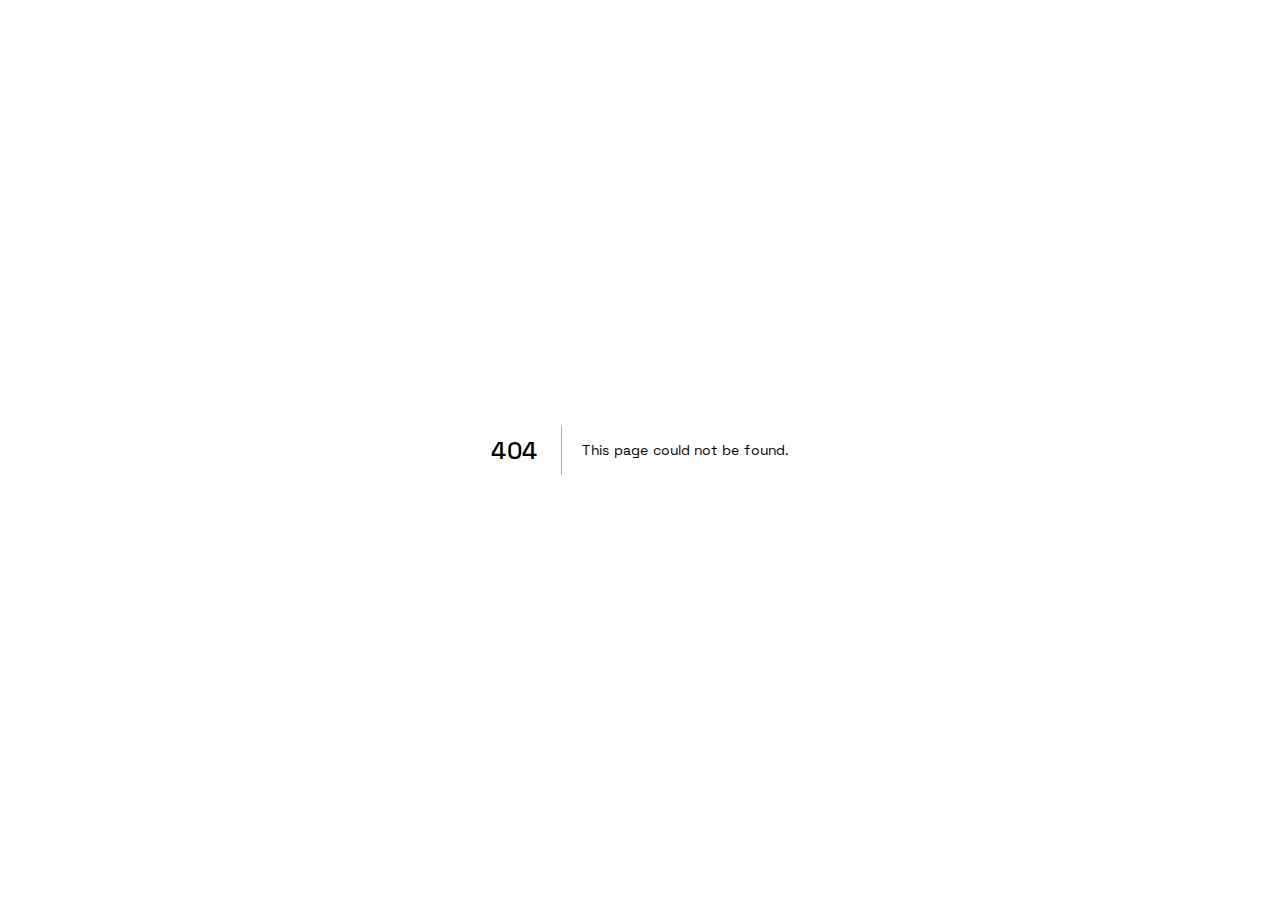
<file: 404/index.html>
<!DOCTYPE html><html lang="en" class="__variable_dd5b2f __variable_f367f3"><head><meta charSet="utf-8"/><meta name="viewport" content="width=device-width, initial-scale=1"/><link rel="stylesheet" href="/_next/static/css/582277db18481e3f.css" data-precedence="next"/><link rel="preload" as="script" fetchPriority="low" href="/_next/static/chunks/webpack-999675eb8b983015.js"/><script src="/_next/static/chunks/fd9d1056-2821b0f0cabcd8bd.js" async=""></script><script src="/_next/static/chunks/23-63e0bc4ab9c674c2.js" async=""></script><script src="/_next/static/chunks/main-app-e27c8d7eab8b39c2.js" async=""></script><meta name="robots" content="noindex"/><title>404: This page could not be found.</title><title>Luis Wong — Games, Technology, and Strategy</title><meta name="description" content="Creating playful experiences and original content, building ventures at the intersection of systems and play"/><meta name="generator" content="v0.app"/><script src="/_next/static/chunks/polyfills-78c92fac7aa8fdd8.js" noModule=""></script></head><body class="font-sans antialiased"><div style="font-family:system-ui,&quot;Segoe UI&quot;,Roboto,Helvetica,Arial,sans-serif,&quot;Apple Color Emoji&quot;,&quot;Segoe UI Emoji&quot;;height:100vh;text-align:center;display:flex;flex-direction:column;align-items:center;justify-content:center"><div><style>body{color:#000;background:#fff;margin:0}.next-error-h1{border-right:1px solid rgba(0,0,0,.3)}@media (prefers-color-scheme:dark){body{color:#fff;background:#000}.next-error-h1{border-right:1px solid rgba(255,255,255,.3)}}</style><h1 class="next-error-h1" style="display:inline-block;margin:0 20px 0 0;padding:0 23px 0 0;font-size:24px;font-weight:500;vertical-align:top;line-height:49px">404</h1><div style="display:inline-block"><h2 style="font-size:14px;font-weight:400;line-height:49px;margin:0">This page could not be found.</h2></div></div></div><script src="/_next/static/chunks/webpack-999675eb8b983015.js" async=""></script><script>(self.__next_f=self.__next_f||[]).push([0]);self.__next_f.push([2,null])</script><script>self.__next_f.push([1,"1:HL[\"/_next/static/css/582277db18481e3f.css\",\"style\"]\n"])</script><script>self.__next_f.push([1,"2:I[5751,[],\"\"]\n4:I[9275,[],\"\"]\n5:I[1343,[],\"\"]\nb:I[6130,[],\"\"]\n6:{\"fontFamily\":\"system-ui,\\\"Segoe UI\\\",Roboto,Helvetica,Arial,sans-serif,\\\"Apple Color Emoji\\\",\\\"Segoe UI Emoji\\\"\",\"height\":\"100vh\",\"textAlign\":\"center\",\"display\":\"flex\",\"flexDirection\":\"column\",\"alignItems\":\"center\",\"justifyContent\":\"center\"}\n7:{\"display\":\"inline-block\",\"margin\":\"0 20px 0 0\",\"padding\":\"0 23px 0 0\",\"fontSize\":24,\"fontWeight\":500,\"verticalAlign\":\"top\",\"lineHeight\":\"49px\"}\n8:{\"display\":\"inline-block\"}\n9:{\"fontSize\":14,\"fontWeight\":400,\"lineHeight\":\"49px\",\"margin\":0}\nc:[]\n"])</script><script>self.__next_f.push([1,"0:[[[\"$\",\"link\",\"0\",{\"rel\":\"stylesheet\",\"href\":\"/_next/static/css/582277db18481e3f.css\",\"precedence\":\"next\",\"crossOrigin\":\"$undefined\"}]],[\"$\",\"$L2\",null,{\"buildId\":\"roWOgIRD_m6DKUkQL7-TU\",\"assetPrefix\":\"\",\"initialCanonicalUrl\":\"/_not-found/\",\"initialTree\":[\"\",{\"children\":[\"/_not-found\",{\"children\":[\"__PAGE__\",{}]}]},\"$undefined\",\"$undefined\",true],\"initialSeedData\":[\"\",{\"children\":[\"/_not-found\",{\"children\":[\"__PAGE__\",{},[[\"$L3\",[[\"$\",\"title\",null,{\"children\":\"404: This page could not be found.\"}],[\"$\",\"div\",null,{\"style\":{\"fontFamily\":\"system-ui,\\\"Segoe UI\\\",Roboto,Helvetica,Arial,sans-serif,\\\"Apple Color Emoji\\\",\\\"Segoe UI Emoji\\\"\",\"height\":\"100vh\",\"textAlign\":\"center\",\"display\":\"flex\",\"flexDirection\":\"column\",\"alignItems\":\"center\",\"justifyContent\":\"center\"},\"children\":[\"$\",\"div\",null,{\"children\":[[\"$\",\"style\",null,{\"dangerouslySetInnerHTML\":{\"__html\":\"body{color:#000;background:#fff;margin:0}.next-error-h1{border-right:1px solid rgba(0,0,0,.3)}@media (prefers-color-scheme:dark){body{color:#fff;background:#000}.next-error-h1{border-right:1px solid rgba(255,255,255,.3)}}\"}}],[\"$\",\"h1\",null,{\"className\":\"next-error-h1\",\"style\":{\"display\":\"inline-block\",\"margin\":\"0 20px 0 0\",\"padding\":\"0 23px 0 0\",\"fontSize\":24,\"fontWeight\":500,\"verticalAlign\":\"top\",\"lineHeight\":\"49px\"},\"children\":\"404\"}],[\"$\",\"div\",null,{\"style\":{\"display\":\"inline-block\"},\"children\":[\"$\",\"h2\",null,{\"style\":{\"fontSize\":14,\"fontWeight\":400,\"lineHeight\":\"49px\",\"margin\":0},\"children\":\"This page could not be found.\"}]}]]}]}]]],null],null]},[\"$\",\"$L4\",null,{\"parallelRouterKey\":\"children\",\"segmentPath\":[\"children\",\"/_not-found\",\"children\"],\"error\":\"$undefined\",\"errorStyles\":\"$undefined\",\"errorScripts\":\"$undefined\",\"template\":[\"$\",\"$L5\",null,{}],\"templateStyles\":\"$undefined\",\"templateScripts\":\"$undefined\",\"notFound\":\"$undefined\",\"notFoundStyles\":\"$undefined\",\"styles\":null}],null]},[[\"$\",\"html\",null,{\"lang\":\"en\",\"className\":\"__variable_dd5b2f __variable_f367f3\",\"children\":[\"$\",\"body\",null,{\"className\":\"font-sans antialiased\",\"children\":[\"$\",\"$L4\",null,{\"parallelRouterKey\":\"children\",\"segmentPath\":[\"children\"],\"error\":\"$undefined\",\"errorStyles\":\"$undefined\",\"errorScripts\":\"$undefined\",\"template\":[\"$\",\"$L5\",null,{}],\"templateStyles\":\"$undefined\",\"templateScripts\":\"$undefined\",\"notFound\":[[\"$\",\"title\",null,{\"children\":\"404: This page could not be found.\"}],[\"$\",\"div\",null,{\"style\":\"$6\",\"children\":[\"$\",\"div\",null,{\"children\":[[\"$\",\"style\",null,{\"dangerouslySetInnerHTML\":{\"__html\":\"body{color:#000;background:#fff;margin:0}.next-error-h1{border-right:1px solid rgba(0,0,0,.3)}@media (prefers-color-scheme:dark){body{color:#fff;background:#000}.next-error-h1{border-right:1px solid rgba(255,255,255,.3)}}\"}}],[\"$\",\"h1\",null,{\"className\":\"next-error-h1\",\"style\":\"$7\",\"children\":\"404\"}],[\"$\",\"div\",null,{\"style\":\"$8\",\"children\":[\"$\",\"h2\",null,{\"style\":\"$9\",\"children\":\"This page could not be found.\"}]}]]}]}]],\"notFoundStyles\":[],\"styles\":null}]}]}],null],null],\"couldBeIntercepted\":false,\"initialHead\":[[\"$\",\"meta\",null,{\"name\":\"robots\",\"content\":\"noindex\"}],\"$La\"],\"globalErrorComponent\":\"$b\",\"missingSlots\":\"$Wc\"}]]\n"])</script><script>self.__next_f.push([1,"a:[[\"$\",\"meta\",\"0\",{\"name\":\"viewport\",\"content\":\"width=device-width, initial-scale=1\"}],[\"$\",\"meta\",\"1\",{\"charSet\":\"utf-8\"}],[\"$\",\"title\",\"2\",{\"children\":\"Luis Wong — Games, Technology, and Strategy\"}],[\"$\",\"meta\",\"3\",{\"name\":\"description\",\"content\":\"Creating playful experiences and original content, building ventures at the intersection of systems and play\"}],[\"$\",\"meta\",\"4\",{\"name\":\"generator\",\"content\":\"v0.app\"}]]\n3:null\n"])</script></body></html>
</file>
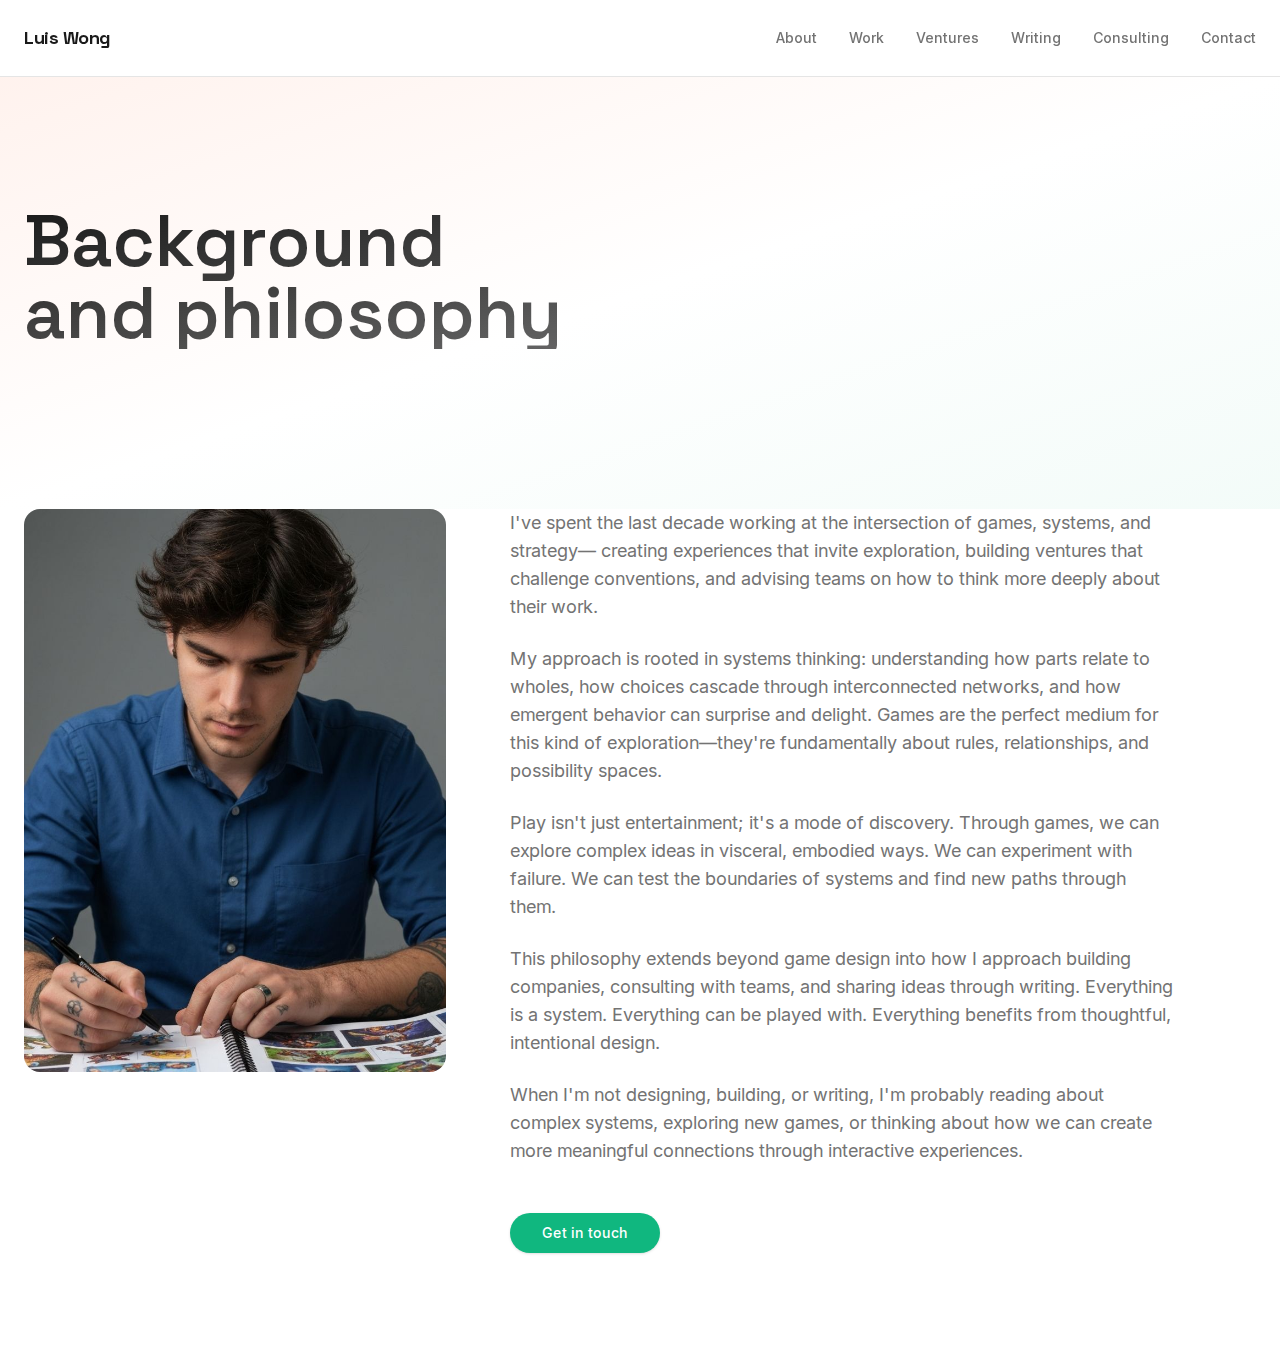
<file: about/index.html>
<!DOCTYPE html><html lang="en" class="__variable_dd5b2f __variable_f367f3"><head><meta charSet="utf-8"/><meta name="viewport" content="width=device-width, initial-scale=1"/><link rel="preload" as="image" href="/professional-portrait-creative-game-designer.jpg"/><link rel="stylesheet" href="/_next/static/css/582277db18481e3f.css" data-precedence="next"/><link rel="preload" as="script" fetchPriority="low" href="/_next/static/chunks/webpack-999675eb8b983015.js"/><script src="/_next/static/chunks/fd9d1056-2821b0f0cabcd8bd.js" async=""></script><script src="/_next/static/chunks/23-63e0bc4ab9c674c2.js" async=""></script><script src="/_next/static/chunks/main-app-e27c8d7eab8b39c2.js" async=""></script><script src="/_next/static/chunks/231-bea070b1ecddfbbc.js" async=""></script><script src="/_next/static/chunks/app/about/page-42547c4956f82c08.js" async=""></script><title>Luis Wong — Games, Technology, and Strategy</title><meta name="description" content="Creating playful experiences and original content, building ventures at the intersection of systems and play"/><meta name="generator" content="v0.app"/><script src="/_next/static/chunks/polyfills-78c92fac7aa8fdd8.js" noModule=""></script></head><body class="font-sans antialiased"><div class="min-h-screen"><nav class="border-b border-border backdrop-blur-sm bg-background/80 sticky top-0 z-50"><div class="container mx-auto px-4 sm:px-6 py-4 sm:py-6"><div class="flex items-center justify-between"><a class="text-base sm:text-lg font-display font-bold tracking-tight" href="/">Luis Wong</a><div class="hidden lg:flex items-center gap-6 xl:gap-8"><a class="text-sm font-medium text-muted-foreground hover:text-primary transition-colors" href="/about/">About</a><a class="text-sm font-medium text-muted-foreground hover:text-primary transition-colors" href="/work/">Work</a><a class="text-sm font-medium text-muted-foreground hover:text-primary transition-colors" href="/ventures/">Ventures</a><a class="text-sm font-medium text-muted-foreground hover:text-primary transition-colors" href="/writing/">Writing</a><a class="text-sm font-medium text-muted-foreground hover:text-primary transition-colors" href="/consulting/">Consulting</a><a class="text-sm font-medium text-muted-foreground hover:text-primary transition-colors" href="/contact/">Contact</a></div><div class="flex lg:hidden items-center gap-4 text-xs"><a class="text-muted-foreground hover:text-primary transition-colors" href="/work/">Work</a><a class="text-muted-foreground hover:text-primary transition-colors" href="/contact/">Contact</a></div></div></div></nav><section class="relative overflow-hidden"><div class="absolute inset-0 bg-gradient-to-br from-accent/10 via-background to-primary/5 -z-10"></div><div class="container mx-auto px-4 sm:px-6 py-16 sm:py-24 md:py-32"><h1 class="text-4xl sm:text-5xl md:text-6xl lg:text-7xl font-semibold mb-6 sm:mb-8 max-w-4xl text-balance bg-gradient-to-br from-foreground to-foreground/60 bg-clip-text text-transparent">Background and philosophy</h1></div></section><section class="container mx-auto px-4 sm:px-6 pb-12 sm:pb-16 md:pb-24"><div class="grid md:grid-cols-5 gap-8 sm:gap-12 md:gap-16 max-w-6xl"><div class="md:col-span-2"><div class="md:sticky md:top-32"><div class="aspect-[3/4] rounded-2xl overflow-hidden bg-gradient-to-br from-primary/20 to-accent/20"><img src="/professional-portrait-creative-game-designer.jpg" alt="Portrait" class="w-full h-full object-cover"/></div></div></div><div class="md:col-span-3 space-y-4 sm:space-y-6 text-base sm:text-lg leading-relaxed"><p class="text-muted-foreground">I&#x27;ve spent the last decade working at the intersection of games, systems, and strategy— creating experiences that invite exploration, building ventures that challenge conventions, and advising teams on how to think more deeply about their work.</p><p class="text-muted-foreground">My approach is rooted in systems thinking: understanding how parts relate to wholes, how choices cascade through interconnected networks, and how emergent behavior can surprise and delight. Games are the perfect medium for this kind of exploration—they&#x27;re fundamentally about rules, relationships, and possibility spaces.</p><p class="text-muted-foreground">Play isn&#x27;t just entertainment; it&#x27;s a mode of discovery. Through games, we can explore complex ideas in visceral, embodied ways. We can experiment with failure. We can test the boundaries of systems and find new paths through them.</p><p class="text-muted-foreground">This philosophy extends beyond game design into how I approach building companies, consulting with teams, and sharing ideas through writing. Everything is a system. Everything can be played with. Everything benefits from thoughtful, intentional design.</p><p class="text-muted-foreground">When I&#x27;m not designing, building, or writing, I&#x27;m probably reading about complex systems, exploring new games, or thinking about how we can create more meaningful connections through interactive experiences.</p><div class="pt-6"><a class="inline-flex items-center justify-center gap-2 whitespace-nowrap text-sm font-medium transition-all focus-visible:outline-none focus-visible:ring-1 focus-visible:ring-ring disabled:pointer-events-none disabled:opacity-50 text-primary-foreground shadow h-10 px-8 rounded-full bg-primary hover:bg-primary/90" href="/contact/">Get in touch</a></div></div></div></section></div><script src="/_next/static/chunks/webpack-999675eb8b983015.js" async=""></script><script>(self.__next_f=self.__next_f||[]).push([0]);self.__next_f.push([2,null])</script><script>self.__next_f.push([1,"1:HL[\"/_next/static/css/582277db18481e3f.css\",\"style\"]\n"])</script><script>self.__next_f.push([1,"2:I[5751,[],\"\"]\n4:I[231,[\"231\",\"static/chunks/231-bea070b1ecddfbbc.js\",\"301\",\"static/chunks/app/about/page-42547c4956f82c08.js\"],\"\"]\n5:I[9275,[],\"\"]\n6:I[1343,[],\"\"]\n8:I[6130,[],\"\"]\n9:[]\n"])</script><script>self.__next_f.push([1,"0:[[[\"$\",\"link\",\"0\",{\"rel\":\"stylesheet\",\"href\":\"/_next/static/css/582277db18481e3f.css\",\"precedence\":\"next\",\"crossOrigin\":\"$undefined\"}]],[\"$\",\"$L2\",null,{\"buildId\":\"roWOgIRD_m6DKUkQL7-TU\",\"assetPrefix\":\"\",\"initialCanonicalUrl\":\"/about/\",\"initialTree\":[\"\",{\"children\":[\"about\",{\"children\":[\"__PAGE__\",{}]}]},\"$undefined\",\"$undefined\",true],\"initialSeedData\":[\"\",{\"children\":[\"about\",{\"children\":[\"__PAGE__\",{},[[\"$L3\",[\"$\",\"div\",null,{\"className\":\"min-h-screen\",\"children\":[[\"$\",\"nav\",null,{\"className\":\"border-b border-border backdrop-blur-sm bg-background/80 sticky top-0 z-50\",\"children\":[\"$\",\"div\",null,{\"className\":\"container mx-auto px-4 sm:px-6 py-4 sm:py-6\",\"children\":[\"$\",\"div\",null,{\"className\":\"flex items-center justify-between\",\"children\":[[\"$\",\"$L4\",null,{\"href\":\"/\",\"className\":\"text-base sm:text-lg font-display font-bold tracking-tight\",\"children\":\"Luis Wong\"}],[\"$\",\"div\",null,{\"className\":\"hidden lg:flex items-center gap-6 xl:gap-8\",\"children\":[[\"$\",\"$L4\",null,{\"href\":\"/about\",\"className\":\"text-sm font-medium text-muted-foreground hover:text-primary transition-colors\",\"children\":\"About\"}],[\"$\",\"$L4\",null,{\"href\":\"/work\",\"className\":\"text-sm font-medium text-muted-foreground hover:text-primary transition-colors\",\"children\":\"Work\"}],[\"$\",\"$L4\",null,{\"href\":\"/ventures\",\"className\":\"text-sm font-medium text-muted-foreground hover:text-primary transition-colors\",\"children\":\"Ventures\"}],[\"$\",\"$L4\",null,{\"href\":\"/writing\",\"className\":\"text-sm font-medium text-muted-foreground hover:text-primary transition-colors\",\"children\":\"Writing\"}],[\"$\",\"$L4\",null,{\"href\":\"/consulting\",\"className\":\"text-sm font-medium text-muted-foreground hover:text-primary transition-colors\",\"children\":\"Consulting\"}],[\"$\",\"$L4\",null,{\"href\":\"/contact\",\"className\":\"text-sm font-medium text-muted-foreground hover:text-primary transition-colors\",\"children\":\"Contact\"}]]}],[\"$\",\"div\",null,{\"className\":\"flex lg:hidden items-center gap-4 text-xs\",\"children\":[[\"$\",\"$L4\",null,{\"href\":\"/work\",\"className\":\"text-muted-foreground hover:text-primary transition-colors\",\"children\":\"Work\"}],[\"$\",\"$L4\",null,{\"href\":\"/contact\",\"className\":\"text-muted-foreground hover:text-primary transition-colors\",\"children\":\"Contact\"}]]}]]}]}]}],[\"$\",\"section\",null,{\"className\":\"relative overflow-hidden\",\"children\":[[\"$\",\"div\",null,{\"className\":\"absolute inset-0 bg-gradient-to-br from-accent/10 via-background to-primary/5 -z-10\"}],[\"$\",\"div\",null,{\"className\":\"container mx-auto px-4 sm:px-6 py-16 sm:py-24 md:py-32\",\"children\":[\"$\",\"h1\",null,{\"className\":\"text-4xl sm:text-5xl md:text-6xl lg:text-7xl font-semibold mb-6 sm:mb-8 max-w-4xl text-balance bg-gradient-to-br from-foreground to-foreground/60 bg-clip-text text-transparent\",\"children\":\"Background and philosophy\"}]}]]}],[\"$\",\"section\",null,{\"className\":\"container mx-auto px-4 sm:px-6 pb-12 sm:pb-16 md:pb-24\",\"children\":[\"$\",\"div\",null,{\"className\":\"grid md:grid-cols-5 gap-8 sm:gap-12 md:gap-16 max-w-6xl\",\"children\":[[\"$\",\"div\",null,{\"className\":\"md:col-span-2\",\"children\":[\"$\",\"div\",null,{\"className\":\"md:sticky md:top-32\",\"children\":[\"$\",\"div\",null,{\"className\":\"aspect-[3/4] rounded-2xl overflow-hidden bg-gradient-to-br from-primary/20 to-accent/20\",\"children\":[\"$\",\"img\",null,{\"src\":\"/professional-portrait-creative-game-designer.jpg\",\"alt\":\"Portrait\",\"className\":\"w-full h-full object-cover\"}]}]}]}],[\"$\",\"div\",null,{\"className\":\"md:col-span-3 space-y-4 sm:space-y-6 text-base sm:text-lg leading-relaxed\",\"children\":[[\"$\",\"p\",null,{\"className\":\"text-muted-foreground\",\"children\":\"I've spent the last decade working at the intersection of games, systems, and strategy— creating experiences that invite exploration, building ventures that challenge conventions, and advising teams on how to think more deeply about their work.\"}],[\"$\",\"p\",null,{\"className\":\"text-muted-foreground\",\"children\":\"My approach is rooted in systems thinking: understanding how parts relate to wholes, how choices cascade through interconnected networks, and how emergent behavior can surprise and delight. Games are the perfect medium for this kind of exploration—they're fundamentally about rules, relationships, and possibility spaces.\"}],[\"$\",\"p\",null,{\"className\":\"text-muted-foreground\",\"children\":\"Play isn't just entertainment; it's a mode of discovery. Through games, we can explore complex ideas in visceral, embodied ways. We can experiment with failure. We can test the boundaries of systems and find new paths through them.\"}],[\"$\",\"p\",null,{\"className\":\"text-muted-foreground\",\"children\":\"This philosophy extends beyond game design into how I approach building companies, consulting with teams, and sharing ideas through writing. Everything is a system. Everything can be played with. Everything benefits from thoughtful, intentional design.\"}],[\"$\",\"p\",null,{\"className\":\"text-muted-foreground\",\"children\":\"When I'm not designing, building, or writing, I'm probably reading about complex systems, exploring new games, or thinking about how we can create more meaningful connections through interactive experiences.\"}],[\"$\",\"div\",null,{\"className\":\"pt-6\",\"children\":[\"$\",\"$L4\",null,{\"href\":\"/contact\",\"className\":\"inline-flex items-center justify-center gap-2 whitespace-nowrap text-sm font-medium transition-all focus-visible:outline-none focus-visible:ring-1 focus-visible:ring-ring disabled:pointer-events-none disabled:opacity-50 text-primary-foreground shadow h-10 px-8 rounded-full bg-primary hover:bg-primary/90\",\"children\":\"Get in touch\"}]}]]}]]}]}]]}]],null],null]},[\"$\",\"$L5\",null,{\"parallelRouterKey\":\"children\",\"segmentPath\":[\"children\",\"about\",\"children\"],\"error\":\"$undefined\",\"errorStyles\":\"$undefined\",\"errorScripts\":\"$undefined\",\"template\":[\"$\",\"$L6\",null,{}],\"templateStyles\":\"$undefined\",\"templateScripts\":\"$undefined\",\"notFound\":\"$undefined\",\"notFoundStyles\":\"$undefined\",\"styles\":null}],null]},[[\"$\",\"html\",null,{\"lang\":\"en\",\"className\":\"__variable_dd5b2f __variable_f367f3\",\"children\":[\"$\",\"body\",null,{\"className\":\"font-sans antialiased\",\"children\":[\"$\",\"$L5\",null,{\"parallelRouterKey\":\"children\",\"segmentPath\":[\"children\"],\"error\":\"$undefined\",\"errorStyles\":\"$undefined\",\"errorScripts\":\"$undefined\",\"template\":[\"$\",\"$L6\",null,{}],\"templateStyles\":\"$undefined\",\"templateScripts\":\"$undefined\",\"notFound\":[[\"$\",\"title\",null,{\"children\":\"404: This page could not be found.\"}],[\"$\",\"div\",null,{\"style\":{\"fontFamily\":\"system-ui,\\\"Segoe UI\\\",Roboto,Helvetica,Arial,sans-serif,\\\"Apple Color Emoji\\\",\\\"Segoe UI Emoji\\\"\",\"height\":\"100vh\",\"textAlign\":\"center\",\"display\":\"flex\",\"flexDirection\":\"column\",\"alignItems\":\"center\",\"justifyContent\":\"center\"},\"children\":[\"$\",\"div\",null,{\"children\":[[\"$\",\"style\",null,{\"dangerouslySetInnerHTML\":{\"__html\":\"body{color:#000;background:#fff;margin:0}.next-error-h1{border-right:1px solid rgba(0,0,0,.3)}@media (prefers-color-scheme:dark){body{color:#fff;background:#000}.next-error-h1{border-right:1px solid rgba(255,255,255,.3)}}\"}}],[\"$\",\"h1\",null,{\"className\":\"next-error-h1\",\"style\":{\"display\":\"inline-block\",\"margin\":\"0 20px 0 0\",\"padding\":\"0 23px 0 0\",\"fontSize\":24,\"fontWeight\":500,\"verticalAlign\":\"top\",\"lineHeight\":\"49px\"},\"children\":\"404\"}],[\"$\",\"div\",null,{\"style\":{\"display\":\"inline-block\"},\"children\":[\"$\",\"h2\",null,{\"style\":{\"fontSize\":14,\"fontWeight\":400,\"lineHeight\":\"49px\",\"margin\":0},\"children\":\"This page could not be found.\"}]}]]}]}]],\"notFoundStyles\":[],\"styles\":null}]}]}],null],null],\"couldBeIntercepted\":false,\"initialHead\":[null,\"$L7\"],\"globalErrorComponent\":\"$8\",\"missingSlots\":\"$W9\"}]]\n"])</script><script>self.__next_f.push([1,"7:[[\"$\",\"meta\",\"0\",{\"name\":\"viewport\",\"content\":\"width=device-width, initial-scale=1\"}],[\"$\",\"meta\",\"1\",{\"charSet\":\"utf-8\"}],[\"$\",\"title\",\"2\",{\"children\":\"Luis Wong — Games, Technology, and Strategy\"}],[\"$\",\"meta\",\"3\",{\"name\":\"description\",\"content\":\"Creating playful experiences and original content, building ventures at the intersection of systems and play\"}],[\"$\",\"meta\",\"4\",{\"name\":\"generator\",\"content\":\"v0.app\"}]]\n3:null\n"])</script></body></html>
</file>
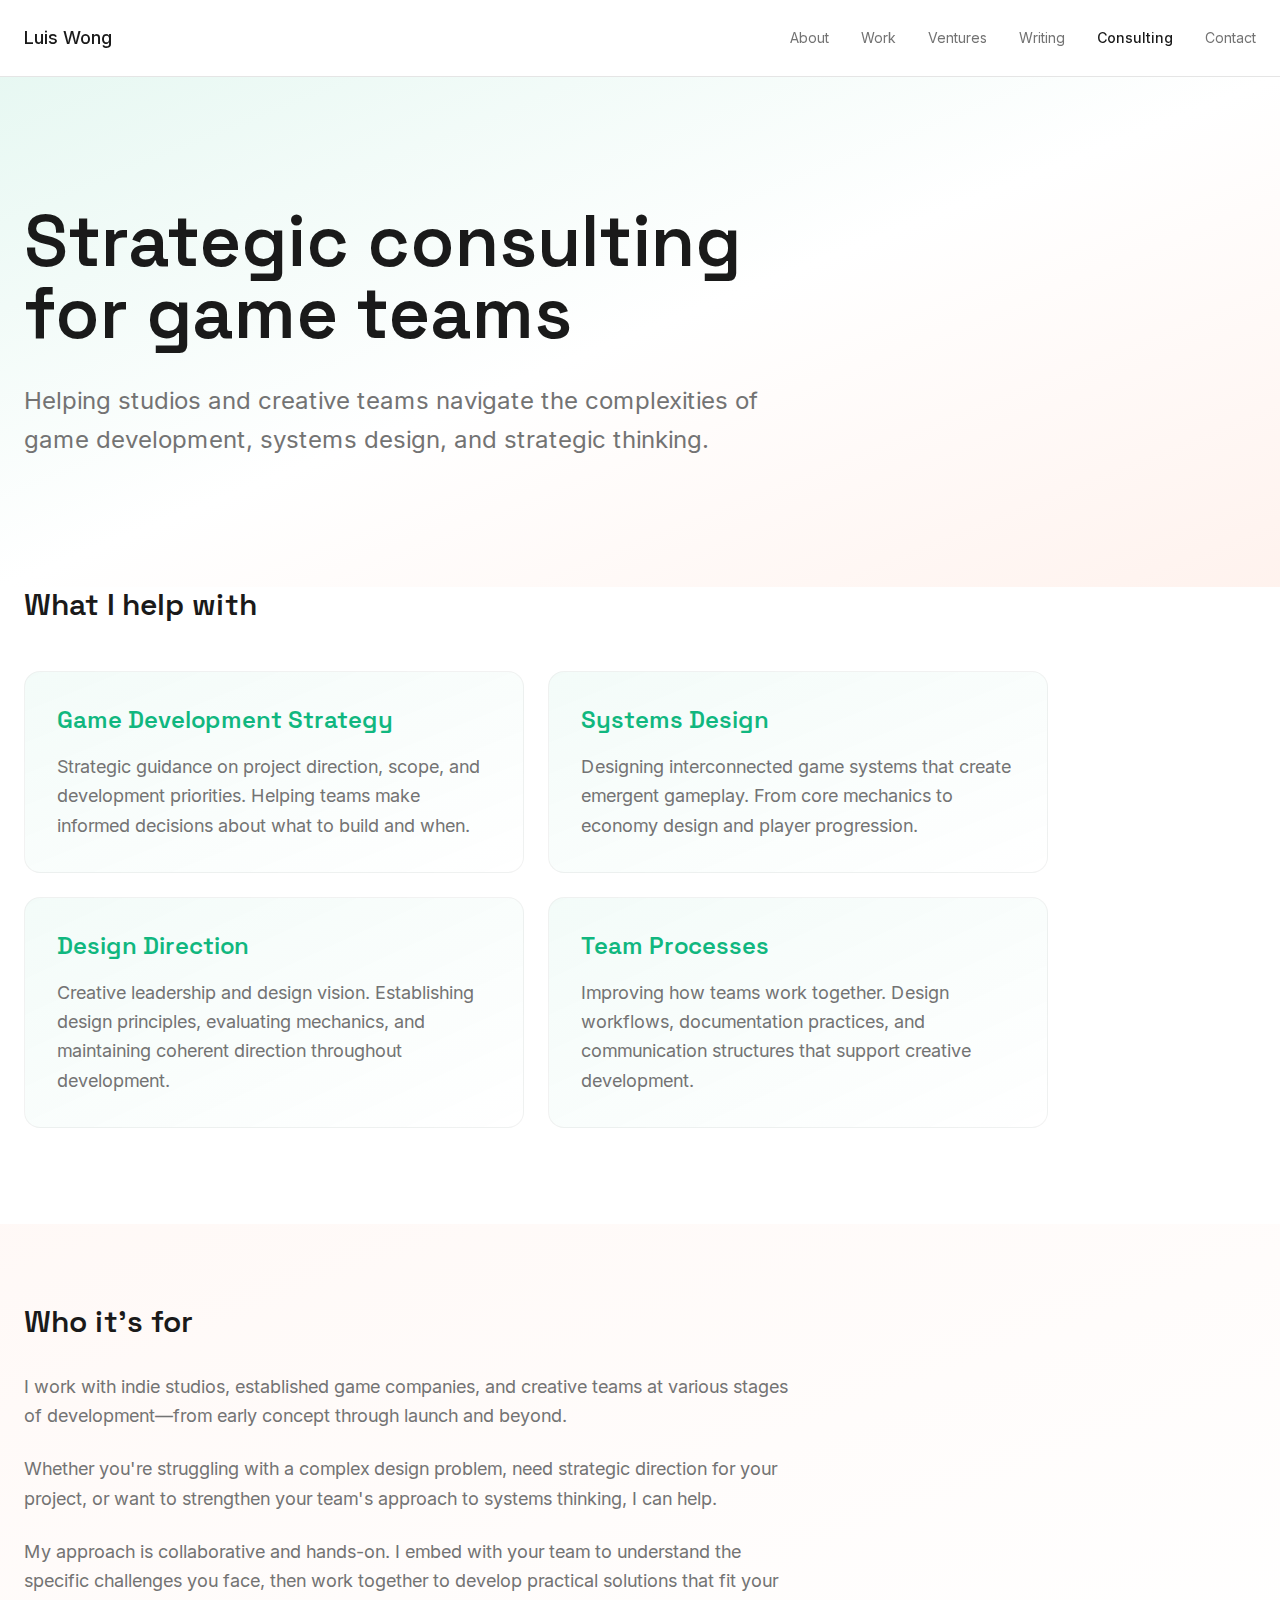
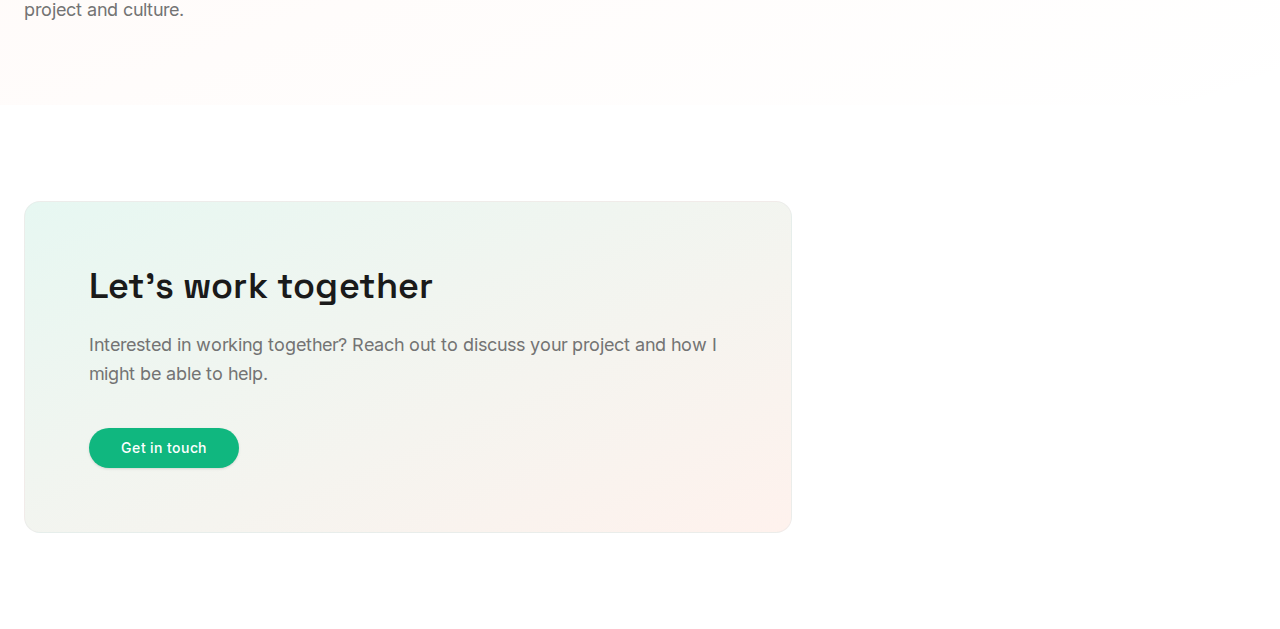
<file: consulting/index.html>
<!DOCTYPE html><html lang="en" class="__variable_dd5b2f __variable_f367f3"><head><meta charSet="utf-8"/><meta name="viewport" content="width=device-width, initial-scale=1"/><link rel="stylesheet" href="/_next/static/css/582277db18481e3f.css" data-precedence="next"/><link rel="preload" as="script" fetchPriority="low" href="/_next/static/chunks/webpack-999675eb8b983015.js"/><script src="/_next/static/chunks/fd9d1056-2821b0f0cabcd8bd.js" async=""></script><script src="/_next/static/chunks/23-63e0bc4ab9c674c2.js" async=""></script><script src="/_next/static/chunks/main-app-e27c8d7eab8b39c2.js" async=""></script><script src="/_next/static/chunks/231-bea070b1ecddfbbc.js" async=""></script><script src="/_next/static/chunks/app/consulting/page-0c9fc1bafaaa2f60.js" async=""></script><title>Luis Wong — Games, Technology, and Strategy</title><meta name="description" content="Creating playful experiences and original content, building ventures at the intersection of systems and play"/><meta name="generator" content="v0.app"/><script src="/_next/static/chunks/polyfills-78c92fac7aa8fdd8.js" noModule=""></script></head><body class="font-sans antialiased"><div class="min-h-screen"><nav class="border-b border-border backdrop-blur-sm bg-background/80 sticky top-0 z-50"><div class="container mx-auto px-6 py-6"><div class="flex items-center justify-between"><a class="text-lg font-medium" href="/">Luis Wong</a><div class="flex items-center gap-8"><a class="text-sm text-muted-foreground hover:text-foreground transition-colors" href="/about/">About</a><a class="text-sm text-muted-foreground hover:text-foreground transition-colors" href="/work/">Work</a><a class="text-sm text-muted-foreground hover:text-foreground transition-colors" href="/ventures/">Ventures</a><a class="text-sm text-muted-foreground hover:text-foreground transition-colors" href="/writing/">Writing</a><a class="text-sm font-medium text-foreground" href="/consulting/">Consulting</a><a class="text-sm text-muted-foreground hover:text-foreground transition-colors" href="/contact/">Contact</a></div></div></div></nav><section class="relative overflow-hidden"><div class="absolute inset-0 bg-gradient-to-br from-primary/10 via-background to-accent/10 -z-10"></div><div class="container mx-auto px-6 py-32"><h1 class="text-6xl md:text-7xl font-semibold mb-8 text-balance max-w-5xl">Strategic consulting for game teams</h1><p class="text-2xl text-muted-foreground max-w-3xl leading-relaxed">Helping studios and creative teams navigate the complexities of game development, systems design, and strategic thinking.</p></div></section><section class="container mx-auto px-6 pb-24"><h2 class="text-3xl font-semibold mb-12">What I help with</h2><div class="grid md:grid-cols-2 gap-6 max-w-5xl"><div class="p-8 rounded-2xl border border-border/50 hover:border-primary/30 transition-all hover:shadow-lg hover:shadow-primary/5 bg-gradient-to-br from-primary/5 to-transparent"><h3 class="text-2xl font-semibold mb-4 text-primary">Game Development Strategy</h3><p class="text-muted-foreground leading-relaxed text-lg">Strategic guidance on project direction, scope, and development priorities. Helping teams make informed decisions about what to build and when.</p></div><div class="p-8 rounded-2xl border border-border/50 hover:border-primary/30 transition-all hover:shadow-lg hover:shadow-primary/5 bg-gradient-to-br from-primary/5 to-transparent"><h3 class="text-2xl font-semibold mb-4 text-primary">Systems Design</h3><p class="text-muted-foreground leading-relaxed text-lg">Designing interconnected game systems that create emergent gameplay. From core mechanics to economy design and player progression.</p></div><div class="p-8 rounded-2xl border border-border/50 hover:border-primary/30 transition-all hover:shadow-lg hover:shadow-primary/5 bg-gradient-to-br from-primary/5 to-transparent"><h3 class="text-2xl font-semibold mb-4 text-primary">Design Direction</h3><p class="text-muted-foreground leading-relaxed text-lg">Creative leadership and design vision. Establishing design principles, evaluating mechanics, and maintaining coherent direction throughout development.</p></div><div class="p-8 rounded-2xl border border-border/50 hover:border-primary/30 transition-all hover:shadow-lg hover:shadow-primary/5 bg-gradient-to-br from-primary/5 to-transparent"><h3 class="text-2xl font-semibold mb-4 text-primary">Team Processes</h3><p class="text-muted-foreground leading-relaxed text-lg">Improving how teams work together. Design workflows, documentation practices, and communication structures that support creative development.</p></div></div></section><section class="relative overflow-hidden"><div class="absolute inset-0 bg-gradient-to-br from-accent/5 to-transparent -z-10"></div><div class="container mx-auto px-6 py-20"><div class="max-w-3xl"><h2 class="text-3xl font-semibold mb-8">Who it&#x27;s for</h2><div class="space-y-6 text-lg text-muted-foreground leading-relaxed"><p>I work with indie studios, established game companies, and creative teams at various stages of development—from early concept through launch and beyond.</p><p>Whether you&#x27;re struggling with a complex design problem, need strategic direction for your project, or want to strengthen your team&#x27;s approach to systems thinking, I can help.</p><p>My approach is collaborative and hands-on. I embed with your team to understand the specific challenges you face, then work together to develop practical solutions that fit your project and culture.</p></div></div></div></section><section class="container mx-auto px-6 py-24"><div class="rounded-2xl overflow-hidden border border-border/50 bg-gradient-to-br from-primary/10 to-accent/10 p-12 md:p-16 max-w-3xl"><h2 class="text-4xl font-semibold mb-6">Let&#x27;s work together</h2><p class="text-muted-foreground mb-10 leading-relaxed text-lg">Interested in working together? Reach out to discuss your project and how I might be able to help.</p><a class="inline-flex items-center justify-center gap-2 whitespace-nowrap text-sm font-medium transition-all focus-visible:outline-none focus-visible:ring-1 focus-visible:ring-ring disabled:pointer-events-none disabled:opacity-50 text-primary-foreground shadow h-10 px-8 rounded-full bg-primary hover:bg-primary/90" href="/contact/">Get in touch</a></div></section></div><script src="/_next/static/chunks/webpack-999675eb8b983015.js" async=""></script><script>(self.__next_f=self.__next_f||[]).push([0]);self.__next_f.push([2,null])</script><script>self.__next_f.push([1,"1:HL[\"/_next/static/css/582277db18481e3f.css\",\"style\"]\n"])</script><script>self.__next_f.push([1,"2:I[5751,[],\"\"]\n4:I[231,[\"231\",\"static/chunks/231-bea070b1ecddfbbc.js\",\"389\",\"static/chunks/app/consulting/page-0c9fc1bafaaa2f60.js\"],\"\"]\n5:I[9275,[],\"\"]\n6:I[1343,[],\"\"]\n8:I[6130,[],\"\"]\n9:[]\n"])</script><script>self.__next_f.push([1,"0:[[[\"$\",\"link\",\"0\",{\"rel\":\"stylesheet\",\"href\":\"/_next/static/css/582277db18481e3f.css\",\"precedence\":\"next\",\"crossOrigin\":\"$undefined\"}]],[\"$\",\"$L2\",null,{\"buildId\":\"roWOgIRD_m6DKUkQL7-TU\",\"assetPrefix\":\"\",\"initialCanonicalUrl\":\"/consulting/\",\"initialTree\":[\"\",{\"children\":[\"consulting\",{\"children\":[\"__PAGE__\",{}]}]},\"$undefined\",\"$undefined\",true],\"initialSeedData\":[\"\",{\"children\":[\"consulting\",{\"children\":[\"__PAGE__\",{},[[\"$L3\",[\"$\",\"div\",null,{\"className\":\"min-h-screen\",\"children\":[[\"$\",\"nav\",null,{\"className\":\"border-b border-border backdrop-blur-sm bg-background/80 sticky top-0 z-50\",\"children\":[\"$\",\"div\",null,{\"className\":\"container mx-auto px-6 py-6\",\"children\":[\"$\",\"div\",null,{\"className\":\"flex items-center justify-between\",\"children\":[[\"$\",\"$L4\",null,{\"href\":\"/\",\"className\":\"text-lg font-medium\",\"children\":\"Luis Wong\"}],[\"$\",\"div\",null,{\"className\":\"flex items-center gap-8\",\"children\":[[\"$\",\"$L4\",null,{\"href\":\"/about\",\"className\":\"text-sm text-muted-foreground hover:text-foreground transition-colors\",\"children\":\"About\"}],[\"$\",\"$L4\",null,{\"href\":\"/work\",\"className\":\"text-sm text-muted-foreground hover:text-foreground transition-colors\",\"children\":\"Work\"}],[\"$\",\"$L4\",null,{\"href\":\"/ventures\",\"className\":\"text-sm text-muted-foreground hover:text-foreground transition-colors\",\"children\":\"Ventures\"}],[\"$\",\"$L4\",null,{\"href\":\"/writing\",\"className\":\"text-sm text-muted-foreground hover:text-foreground transition-colors\",\"children\":\"Writing\"}],[\"$\",\"$L4\",null,{\"href\":\"/consulting\",\"className\":\"text-sm font-medium text-foreground\",\"children\":\"Consulting\"}],[\"$\",\"$L4\",null,{\"href\":\"/contact\",\"className\":\"text-sm text-muted-foreground hover:text-foreground transition-colors\",\"children\":\"Contact\"}]]}]]}]}]}],[\"$\",\"section\",null,{\"className\":\"relative overflow-hidden\",\"children\":[[\"$\",\"div\",null,{\"className\":\"absolute inset-0 bg-gradient-to-br from-primary/10 via-background to-accent/10 -z-10\"}],[\"$\",\"div\",null,{\"className\":\"container mx-auto px-6 py-32\",\"children\":[[\"$\",\"h1\",null,{\"className\":\"text-6xl md:text-7xl font-semibold mb-8 text-balance max-w-5xl\",\"children\":\"Strategic consulting for game teams\"}],[\"$\",\"p\",null,{\"className\":\"text-2xl text-muted-foreground max-w-3xl leading-relaxed\",\"children\":\"Helping studios and creative teams navigate the complexities of game development, systems design, and strategic thinking.\"}]]}]]}],[\"$\",\"section\",null,{\"className\":\"container mx-auto px-6 pb-24\",\"children\":[[\"$\",\"h2\",null,{\"className\":\"text-3xl font-semibold mb-12\",\"children\":\"What I help with\"}],[\"$\",\"div\",null,{\"className\":\"grid md:grid-cols-2 gap-6 max-w-5xl\",\"children\":[[\"$\",\"div\",\"Game Development Strategy\",{\"className\":\"p-8 rounded-2xl border border-border/50 hover:border-primary/30 transition-all hover:shadow-lg hover:shadow-primary/5 bg-gradient-to-br from-primary/5 to-transparent\",\"children\":[[\"$\",\"h3\",null,{\"className\":\"text-2xl font-semibold mb-4 text-primary\",\"children\":\"Game Development Strategy\"}],[\"$\",\"p\",null,{\"className\":\"text-muted-foreground leading-relaxed text-lg\",\"children\":\"Strategic guidance on project direction, scope, and development priorities. Helping teams make informed decisions about what to build and when.\"}]]}],[\"$\",\"div\",\"Systems Design\",{\"className\":\"p-8 rounded-2xl border border-border/50 hover:border-primary/30 transition-all hover:shadow-lg hover:shadow-primary/5 bg-gradient-to-br from-primary/5 to-transparent\",\"children\":[[\"$\",\"h3\",null,{\"className\":\"text-2xl font-semibold mb-4 text-primary\",\"children\":\"Systems Design\"}],[\"$\",\"p\",null,{\"className\":\"text-muted-foreground leading-relaxed text-lg\",\"children\":\"Designing interconnected game systems that create emergent gameplay. From core mechanics to economy design and player progression.\"}]]}],[\"$\",\"div\",\"Design Direction\",{\"className\":\"p-8 rounded-2xl border border-border/50 hover:border-primary/30 transition-all hover:shadow-lg hover:shadow-primary/5 bg-gradient-to-br from-primary/5 to-transparent\",\"children\":[[\"$\",\"h3\",null,{\"className\":\"text-2xl font-semibold mb-4 text-primary\",\"children\":\"Design Direction\"}],[\"$\",\"p\",null,{\"className\":\"text-muted-foreground leading-relaxed text-lg\",\"children\":\"Creative leadership and design vision. Establishing design principles, evaluating mechanics, and maintaining coherent direction throughout development.\"}]]}],[\"$\",\"div\",\"Team Processes\",{\"className\":\"p-8 rounded-2xl border border-border/50 hover:border-primary/30 transition-all hover:shadow-lg hover:shadow-primary/5 bg-gradient-to-br from-primary/5 to-transparent\",\"children\":[[\"$\",\"h3\",null,{\"className\":\"text-2xl font-semibold mb-4 text-primary\",\"children\":\"Team Processes\"}],[\"$\",\"p\",null,{\"className\":\"text-muted-foreground leading-relaxed text-lg\",\"children\":\"Improving how teams work together. Design workflows, documentation practices, and communication structures that support creative development.\"}]]}]]}]]}],[\"$\",\"section\",null,{\"className\":\"relative overflow-hidden\",\"children\":[[\"$\",\"div\",null,{\"className\":\"absolute inset-0 bg-gradient-to-br from-accent/5 to-transparent -z-10\"}],[\"$\",\"div\",null,{\"className\":\"container mx-auto px-6 py-20\",\"children\":[\"$\",\"div\",null,{\"className\":\"max-w-3xl\",\"children\":[[\"$\",\"h2\",null,{\"className\":\"text-3xl font-semibold mb-8\",\"children\":\"Who it's for\"}],[\"$\",\"div\",null,{\"className\":\"space-y-6 text-lg text-muted-foreground leading-relaxed\",\"children\":[[\"$\",\"p\",null,{\"children\":\"I work with indie studios, established game companies, and creative teams at various stages of development—from early concept through launch and beyond.\"}],[\"$\",\"p\",null,{\"children\":\"Whether you're struggling with a complex design problem, need strategic direction for your project, or want to strengthen your team's approach to systems thinking, I can help.\"}],[\"$\",\"p\",null,{\"children\":\"My approach is collaborative and hands-on. I embed with your team to understand the specific challenges you face, then work together to develop practical solutions that fit your project and culture.\"}]]}]]}]}]]}],[\"$\",\"section\",null,{\"className\":\"container mx-auto px-6 py-24\",\"children\":[\"$\",\"div\",null,{\"className\":\"rounded-2xl overflow-hidden border border-border/50 bg-gradient-to-br from-primary/10 to-accent/10 p-12 md:p-16 max-w-3xl\",\"children\":[[\"$\",\"h2\",null,{\"className\":\"text-4xl font-semibold mb-6\",\"children\":\"Let's work together\"}],[\"$\",\"p\",null,{\"className\":\"text-muted-foreground mb-10 leading-relaxed text-lg\",\"children\":\"Interested in working together? Reach out to discuss your project and how I might be able to help.\"}],[\"$\",\"$L4\",null,{\"href\":\"/contact\",\"className\":\"inline-flex items-center justify-center gap-2 whitespace-nowrap text-sm font-medium transition-all focus-visible:outline-none focus-visible:ring-1 focus-visible:ring-ring disabled:pointer-events-none disabled:opacity-50 text-primary-foreground shadow h-10 px-8 rounded-full bg-primary hover:bg-primary/90\",\"children\":\"Get in touch\"}]]}]}]]}]],null],null]},[\"$\",\"$L5\",null,{\"parallelRouterKey\":\"children\",\"segmentPath\":[\"children\",\"consulting\",\"children\"],\"error\":\"$undefined\",\"errorStyles\":\"$undefined\",\"errorScripts\":\"$undefined\",\"template\":[\"$\",\"$L6\",null,{}],\"templateStyles\":\"$undefined\",\"templateScripts\":\"$undefined\",\"notFound\":\"$undefined\",\"notFoundStyles\":\"$undefined\",\"styles\":null}],null]},[[\"$\",\"html\",null,{\"lang\":\"en\",\"className\":\"__variable_dd5b2f __variable_f367f3\",\"children\":[\"$\",\"body\",null,{\"className\":\"font-sans antialiased\",\"children\":[\"$\",\"$L5\",null,{\"parallelRouterKey\":\"children\",\"segmentPath\":[\"children\"],\"error\":\"$undefined\",\"errorStyles\":\"$undefined\",\"errorScripts\":\"$undefined\",\"template\":[\"$\",\"$L6\",null,{}],\"templateStyles\":\"$undefined\",\"templateScripts\":\"$undefined\",\"notFound\":[[\"$\",\"title\",null,{\"children\":\"404: This page could not be found.\"}],[\"$\",\"div\",null,{\"style\":{\"fontFamily\":\"system-ui,\\\"Segoe UI\\\",Roboto,Helvetica,Arial,sans-serif,\\\"Apple Color Emoji\\\",\\\"Segoe UI Emoji\\\"\",\"height\":\"100vh\",\"textAlign\":\"center\",\"display\":\"flex\",\"flexDirection\":\"column\",\"alignItems\":\"center\",\"justifyContent\":\"center\"},\"children\":[\"$\",\"div\",null,{\"children\":[[\"$\",\"style\",null,{\"dangerouslySetInnerHTML\":{\"__html\":\"body{color:#000;background:#fff;margin:0}.next-error-h1{border-right:1px solid rgba(0,0,0,.3)}@media (prefers-color-scheme:dark){body{color:#fff;background:#000}.next-error-h1{border-right:1px solid rgba(255,255,255,.3)}}\"}}],[\"$\",\"h1\",null,{\"className\":\"next-error-h1\",\"style\":{\"display\":\"inline-block\",\"margin\":\"0 20px 0 0\",\"padding\":\"0 23px 0 0\",\"fontSize\":24,\"fontWeight\":500,\"verticalAlign\":\"top\",\"lineHeight\":\"49px\"},\"children\":\"404\"}],[\"$\",\"div\",null,{\"style\":{\"display\":\"inline-block\"},\"children\":[\"$\",\"h2\",null,{\"style\":{\"fontSize\":14,\"fontWeight\":400,\"lineHeight\":\"49px\",\"margin\":0},\"children\":\"This page could not be found.\"}]}]]}]}]],\"notFoundStyles\":[],\"styles\":null}]}]}],null],null],\"couldBeIntercepted\":false,\"initialHead\":[null,\"$L7\"],\"globalErrorComponent\":\"$8\",\"missingSlots\":\"$W9\"}]]\n"])</script><script>self.__next_f.push([1,"7:[[\"$\",\"meta\",\"0\",{\"name\":\"viewport\",\"content\":\"width=device-width, initial-scale=1\"}],[\"$\",\"meta\",\"1\",{\"charSet\":\"utf-8\"}],[\"$\",\"title\",\"2\",{\"children\":\"Luis Wong — Games, Technology, and Strategy\"}],[\"$\",\"meta\",\"3\",{\"name\":\"description\",\"content\":\"Creating playful experiences and original content, building ventures at the intersection of systems and play\"}],[\"$\",\"meta\",\"4\",{\"name\":\"generator\",\"content\":\"v0.app\"}]]\n3:null\n"])</script></body></html>
</file>
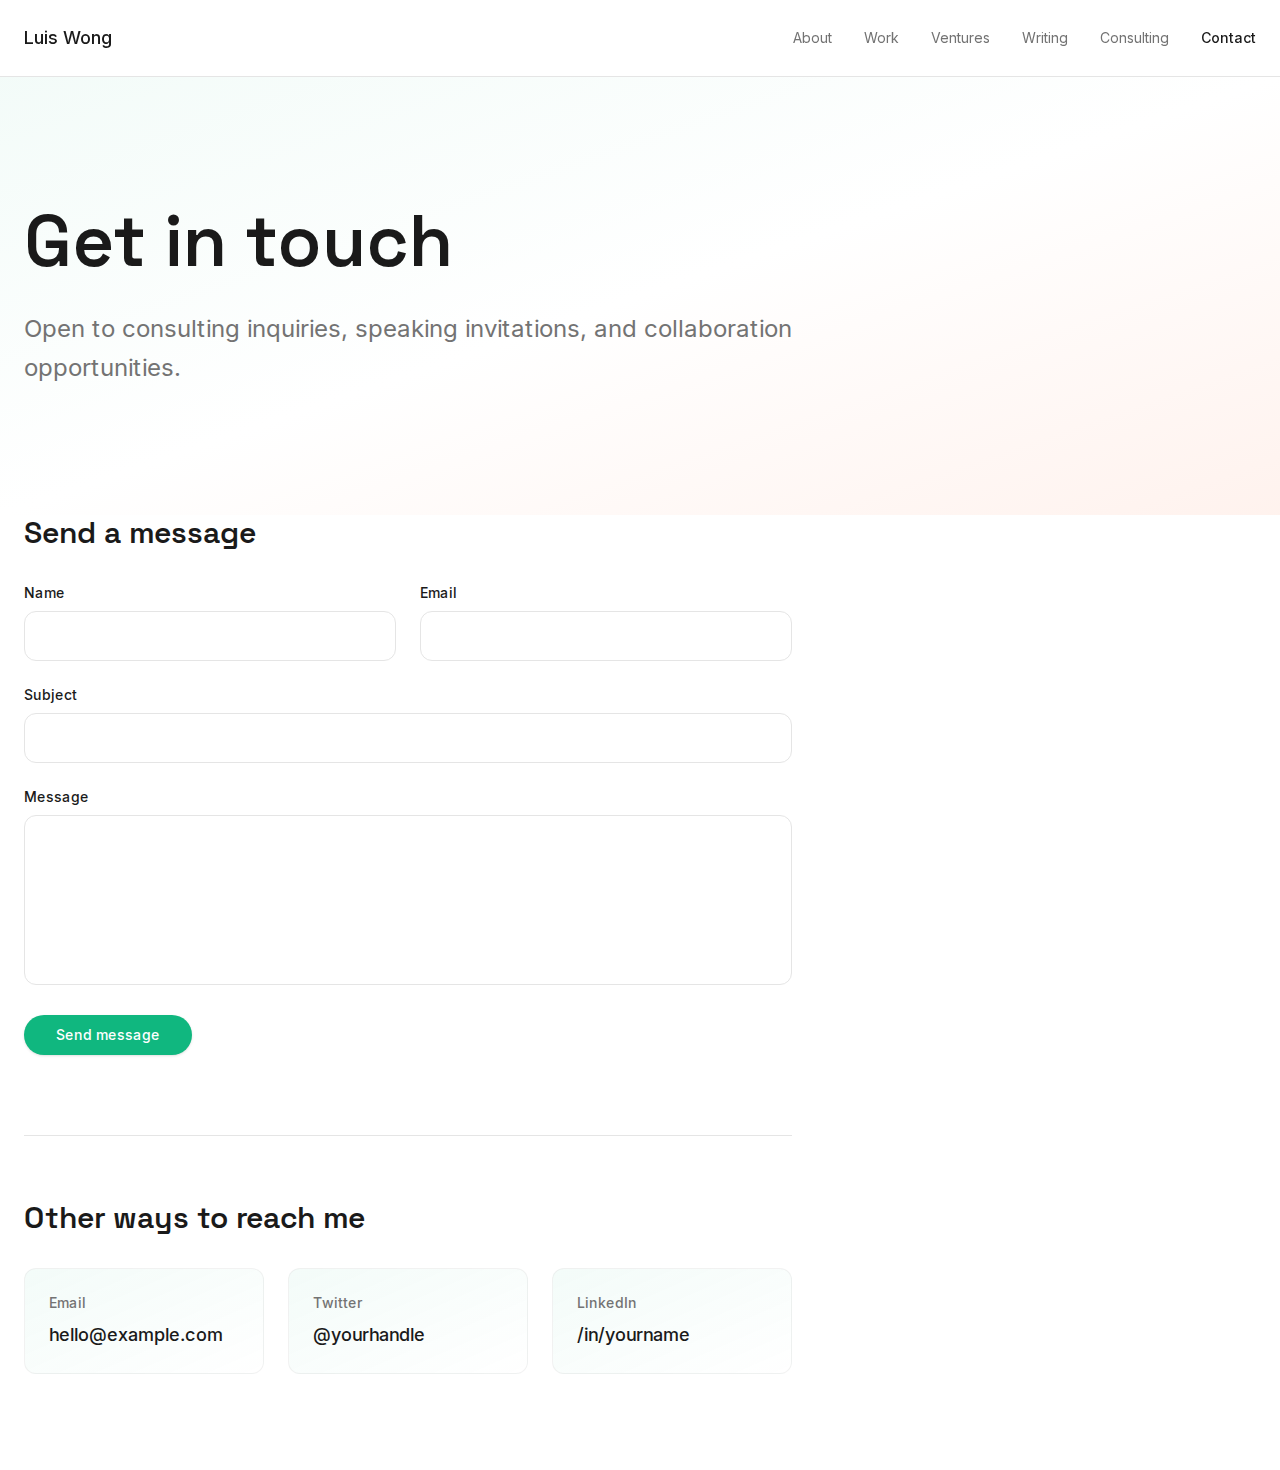
<file: contact/index.html>
<!DOCTYPE html><html lang="en" class="__variable_dd5b2f __variable_f367f3"><head><meta charSet="utf-8"/><meta name="viewport" content="width=device-width, initial-scale=1"/><link rel="stylesheet" href="/_next/static/css/582277db18481e3f.css" data-precedence="next"/><link rel="preload" as="script" fetchPriority="low" href="/_next/static/chunks/webpack-999675eb8b983015.js"/><script src="/_next/static/chunks/fd9d1056-2821b0f0cabcd8bd.js" async=""></script><script src="/_next/static/chunks/23-63e0bc4ab9c674c2.js" async=""></script><script src="/_next/static/chunks/main-app-e27c8d7eab8b39c2.js" async=""></script><script src="/_next/static/chunks/231-bea070b1ecddfbbc.js" async=""></script><script src="/_next/static/chunks/app/contact/page-c591c2c6a91b36be.js" async=""></script><title>Luis Wong — Games, Technology, and Strategy</title><meta name="description" content="Creating playful experiences and original content, building ventures at the intersection of systems and play"/><meta name="generator" content="v0.app"/><script src="/_next/static/chunks/polyfills-78c92fac7aa8fdd8.js" noModule=""></script></head><body class="font-sans antialiased"><div class="min-h-screen"><nav class="border-b border-border backdrop-blur-sm bg-background/80 sticky top-0 z-50"><div class="container mx-auto px-6 py-6"><div class="flex items-center justify-between"><a class="text-lg font-medium" href="/">Luis Wong</a><div class="flex items-center gap-8"><a class="text-sm text-muted-foreground hover:text-foreground transition-colors" href="/about/">About</a><a class="text-sm text-muted-foreground hover:text-foreground transition-colors" href="/work/">Work</a><a class="text-sm text-muted-foreground hover:text-foreground transition-colors" href="/ventures/">Ventures</a><a class="text-sm text-muted-foreground hover:text-foreground transition-colors" href="/writing/">Writing</a><a class="text-sm text-muted-foreground hover:text-foreground transition-colors" href="/consulting/">Consulting</a><a class="text-sm font-medium text-foreground" href="/contact/">Contact</a></div></div></div></nav><section class="relative overflow-hidden"><div class="absolute inset-0 bg-gradient-to-br from-primary/5 via-background to-accent/10 -z-10"></div><div class="container mx-auto px-6 py-32"><h1 class="text-6xl md:text-7xl font-semibold mb-8 text-balance">Get in touch</h1><p class="text-2xl text-muted-foreground max-w-3xl leading-relaxed">Open to consulting inquiries, speaking invitations, and collaboration opportunities.</p></div></section><section class="container mx-auto px-6 pb-24"><div class="max-w-3xl space-y-20"><div><h2 class="text-3xl font-semibold mb-8">Send a message</h2><form class="space-y-6"><div class="grid md:grid-cols-2 gap-6"><div><label for="name" class="block text-sm font-medium mb-2">Name</label><input type="text" id="name" class="w-full px-5 py-3 rounded-xl border border-border bg-background focus:outline-none focus:ring-2 focus:ring-primary focus:border-transparent"/></div><div><label for="email" class="block text-sm font-medium mb-2">Email</label><input type="email" id="email" class="w-full px-5 py-3 rounded-xl border border-border bg-background focus:outline-none focus:ring-2 focus:ring-primary focus:border-transparent"/></div></div><div><label for="subject" class="block text-sm font-medium mb-2">Subject</label><input type="text" id="subject" class="w-full px-5 py-3 rounded-xl border border-border bg-background focus:outline-none focus:ring-2 focus:ring-primary focus:border-transparent"/></div><div><label for="message" class="block text-sm font-medium mb-2">Message</label><textarea id="message" rows="6" class="w-full px-5 py-3 rounded-xl border border-border bg-background focus:outline-none focus:ring-2 focus:ring-primary focus:border-transparent resize-none"></textarea></div><button class="inline-flex items-center justify-center gap-2 whitespace-nowrap text-sm font-medium transition-all focus-visible:outline-none focus-visible:ring-1 focus-visible:ring-ring disabled:pointer-events-none disabled:opacity-50 text-primary-foreground shadow h-10 px-8 rounded-full bg-primary hover:bg-primary/90" type="submit">Send message</button></form></div><div class="border-t border-border pt-16"><h2 class="text-3xl font-semibold mb-8">Other ways to reach me</h2><div class="grid md:grid-cols-3 gap-6"><div class="p-6 rounded-xl border border-border/50 hover:border-primary/30 transition-all bg-gradient-to-br from-primary/5 to-transparent"><p class="text-sm text-muted-foreground mb-2 font-medium">Email</p><a href="mailto:hello@example.com" class="text-lg font-medium hover:text-primary transition-colors break-all">hello@example.com</a></div><div class="p-6 rounded-xl border border-border/50 hover:border-primary/30 transition-all bg-gradient-to-br from-primary/5 to-transparent"><p class="text-sm text-muted-foreground mb-2 font-medium">Twitter</p><a href="https://twitter.com" target="_blank" rel="noopener noreferrer" class="text-lg font-medium hover:text-primary transition-colors">@yourhandle</a></div><div class="p-6 rounded-xl border border-border/50 hover:border-primary/30 transition-all bg-gradient-to-br from-primary/5 to-transparent"><p class="text-sm text-muted-foreground mb-2 font-medium">LinkedIn</p><a href="https://linkedin.com" target="_blank" rel="noopener noreferrer" class="text-lg font-medium hover:text-primary transition-colors">/in/yourname</a></div></div></div></div></section></div><script src="/_next/static/chunks/webpack-999675eb8b983015.js" async=""></script><script>(self.__next_f=self.__next_f||[]).push([0]);self.__next_f.push([2,null])</script><script>self.__next_f.push([1,"1:HL[\"/_next/static/css/582277db18481e3f.css\",\"style\"]\n"])</script><script>self.__next_f.push([1,"2:I[5751,[],\"\"]\n4:I[231,[\"231\",\"static/chunks/231-bea070b1ecddfbbc.js\",\"327\",\"static/chunks/app/contact/page-c591c2c6a91b36be.js\"],\"\"]\n5:I[9275,[],\"\"]\n6:I[1343,[],\"\"]\n8:I[6130,[],\"\"]\n9:[]\n"])</script><script>self.__next_f.push([1,"0:[[[\"$\",\"link\",\"0\",{\"rel\":\"stylesheet\",\"href\":\"/_next/static/css/582277db18481e3f.css\",\"precedence\":\"next\",\"crossOrigin\":\"$undefined\"}]],[\"$\",\"$L2\",null,{\"buildId\":\"roWOgIRD_m6DKUkQL7-TU\",\"assetPrefix\":\"\",\"initialCanonicalUrl\":\"/contact/\",\"initialTree\":[\"\",{\"children\":[\"contact\",{\"children\":[\"__PAGE__\",{}]}]},\"$undefined\",\"$undefined\",true],\"initialSeedData\":[\"\",{\"children\":[\"contact\",{\"children\":[\"__PAGE__\",{},[[\"$L3\",[\"$\",\"div\",null,{\"className\":\"min-h-screen\",\"children\":[[\"$\",\"nav\",null,{\"className\":\"border-b border-border backdrop-blur-sm bg-background/80 sticky top-0 z-50\",\"children\":[\"$\",\"div\",null,{\"className\":\"container mx-auto px-6 py-6\",\"children\":[\"$\",\"div\",null,{\"className\":\"flex items-center justify-between\",\"children\":[[\"$\",\"$L4\",null,{\"href\":\"/\",\"className\":\"text-lg font-medium\",\"children\":\"Luis Wong\"}],[\"$\",\"div\",null,{\"className\":\"flex items-center gap-8\",\"children\":[[\"$\",\"$L4\",null,{\"href\":\"/about\",\"className\":\"text-sm text-muted-foreground hover:text-foreground transition-colors\",\"children\":\"About\"}],[\"$\",\"$L4\",null,{\"href\":\"/work\",\"className\":\"text-sm text-muted-foreground hover:text-foreground transition-colors\",\"children\":\"Work\"}],[\"$\",\"$L4\",null,{\"href\":\"/ventures\",\"className\":\"text-sm text-muted-foreground hover:text-foreground transition-colors\",\"children\":\"Ventures\"}],[\"$\",\"$L4\",null,{\"href\":\"/writing\",\"className\":\"text-sm text-muted-foreground hover:text-foreground transition-colors\",\"children\":\"Writing\"}],[\"$\",\"$L4\",null,{\"href\":\"/consulting\",\"className\":\"text-sm text-muted-foreground hover:text-foreground transition-colors\",\"children\":\"Consulting\"}],[\"$\",\"$L4\",null,{\"href\":\"/contact\",\"className\":\"text-sm font-medium text-foreground\",\"children\":\"Contact\"}]]}]]}]}]}],[\"$\",\"section\",null,{\"className\":\"relative overflow-hidden\",\"children\":[[\"$\",\"div\",null,{\"className\":\"absolute inset-0 bg-gradient-to-br from-primary/5 via-background to-accent/10 -z-10\"}],[\"$\",\"div\",null,{\"className\":\"container mx-auto px-6 py-32\",\"children\":[[\"$\",\"h1\",null,{\"className\":\"text-6xl md:text-7xl font-semibold mb-8 text-balance\",\"children\":\"Get in touch\"}],[\"$\",\"p\",null,{\"className\":\"text-2xl text-muted-foreground max-w-3xl leading-relaxed\",\"children\":\"Open to consulting inquiries, speaking invitations, and collaboration opportunities.\"}]]}]]}],[\"$\",\"section\",null,{\"className\":\"container mx-auto px-6 pb-24\",\"children\":[\"$\",\"div\",null,{\"className\":\"max-w-3xl space-y-20\",\"children\":[[\"$\",\"div\",null,{\"children\":[[\"$\",\"h2\",null,{\"className\":\"text-3xl font-semibold mb-8\",\"children\":\"Send a message\"}],[\"$\",\"form\",null,{\"className\":\"space-y-6\",\"children\":[[\"$\",\"div\",null,{\"className\":\"grid md:grid-cols-2 gap-6\",\"children\":[[\"$\",\"div\",null,{\"children\":[[\"$\",\"label\",null,{\"htmlFor\":\"name\",\"className\":\"block text-sm font-medium mb-2\",\"children\":\"Name\"}],[\"$\",\"input\",null,{\"type\":\"text\",\"id\":\"name\",\"className\":\"w-full px-5 py-3 rounded-xl border border-border bg-background focus:outline-none focus:ring-2 focus:ring-primary focus:border-transparent\"}]]}],[\"$\",\"div\",null,{\"children\":[[\"$\",\"label\",null,{\"htmlFor\":\"email\",\"className\":\"block text-sm font-medium mb-2\",\"children\":\"Email\"}],[\"$\",\"input\",null,{\"type\":\"email\",\"id\":\"email\",\"className\":\"w-full px-5 py-3 rounded-xl border border-border bg-background focus:outline-none focus:ring-2 focus:ring-primary focus:border-transparent\"}]]}]]}],[\"$\",\"div\",null,{\"children\":[[\"$\",\"label\",null,{\"htmlFor\":\"subject\",\"className\":\"block text-sm font-medium mb-2\",\"children\":\"Subject\"}],[\"$\",\"input\",null,{\"type\":\"text\",\"id\":\"subject\",\"className\":\"w-full px-5 py-3 rounded-xl border border-border bg-background focus:outline-none focus:ring-2 focus:ring-primary focus:border-transparent\"}]]}],[\"$\",\"div\",null,{\"children\":[[\"$\",\"label\",null,{\"htmlFor\":\"message\",\"className\":\"block text-sm font-medium mb-2\",\"children\":\"Message\"}],[\"$\",\"textarea\",null,{\"id\":\"message\",\"rows\":6,\"className\":\"w-full px-5 py-3 rounded-xl border border-border bg-background focus:outline-none focus:ring-2 focus:ring-primary focus:border-transparent resize-none\"}]]}],[\"$\",\"button\",null,{\"className\":\"inline-flex items-center justify-center gap-2 whitespace-nowrap text-sm font-medium transition-all focus-visible:outline-none focus-visible:ring-1 focus-visible:ring-ring disabled:pointer-events-none disabled:opacity-50 text-primary-foreground shadow h-10 px-8 rounded-full bg-primary hover:bg-primary/90\",\"type\":\"submit\",\"children\":\"Send message\"}]]}]]}],[\"$\",\"div\",null,{\"className\":\"border-t border-border pt-16\",\"children\":[[\"$\",\"h2\",null,{\"className\":\"text-3xl font-semibold mb-8\",\"children\":\"Other ways to reach me\"}],[\"$\",\"div\",null,{\"className\":\"grid md:grid-cols-3 gap-6\",\"children\":[[\"$\",\"div\",null,{\"className\":\"p-6 rounded-xl border border-border/50 hover:border-primary/30 transition-all bg-gradient-to-br from-primary/5 to-transparent\",\"children\":[[\"$\",\"p\",null,{\"className\":\"text-sm text-muted-foreground mb-2 font-medium\",\"children\":\"Email\"}],[\"$\",\"a\",null,{\"href\":\"mailto:hello@example.com\",\"className\":\"text-lg font-medium hover:text-primary transition-colors break-all\",\"children\":\"hello@example.com\"}]]}],[\"$\",\"div\",null,{\"className\":\"p-6 rounded-xl border border-border/50 hover:border-primary/30 transition-all bg-gradient-to-br from-primary/5 to-transparent\",\"children\":[[\"$\",\"p\",null,{\"className\":\"text-sm text-muted-foreground mb-2 font-medium\",\"children\":\"Twitter\"}],[\"$\",\"a\",null,{\"href\":\"https://twitter.com\",\"target\":\"_blank\",\"rel\":\"noopener noreferrer\",\"className\":\"text-lg font-medium hover:text-primary transition-colors\",\"children\":\"@yourhandle\"}]]}],[\"$\",\"div\",null,{\"className\":\"p-6 rounded-xl border border-border/50 hover:border-primary/30 transition-all bg-gradient-to-br from-primary/5 to-transparent\",\"children\":[[\"$\",\"p\",null,{\"className\":\"text-sm text-muted-foreground mb-2 font-medium\",\"children\":\"LinkedIn\"}],[\"$\",\"a\",null,{\"href\":\"https://linkedin.com\",\"target\":\"_blank\",\"rel\":\"noopener noreferrer\",\"className\":\"text-lg font-medium hover:text-primary transition-colors\",\"children\":\"/in/yourname\"}]]}]]}]]}]]}]}]]}]],null],null]},[\"$\",\"$L5\",null,{\"parallelRouterKey\":\"children\",\"segmentPath\":[\"children\",\"contact\",\"children\"],\"error\":\"$undefined\",\"errorStyles\":\"$undefined\",\"errorScripts\":\"$undefined\",\"template\":[\"$\",\"$L6\",null,{}],\"templateStyles\":\"$undefined\",\"templateScripts\":\"$undefined\",\"notFound\":\"$undefined\",\"notFoundStyles\":\"$undefined\",\"styles\":null}],null]},[[\"$\",\"html\",null,{\"lang\":\"en\",\"className\":\"__variable_dd5b2f __variable_f367f3\",\"children\":[\"$\",\"body\",null,{\"className\":\"font-sans antialiased\",\"children\":[\"$\",\"$L5\",null,{\"parallelRouterKey\":\"children\",\"segmentPath\":[\"children\"],\"error\":\"$undefined\",\"errorStyles\":\"$undefined\",\"errorScripts\":\"$undefined\",\"template\":[\"$\",\"$L6\",null,{}],\"templateStyles\":\"$undefined\",\"templateScripts\":\"$undefined\",\"notFound\":[[\"$\",\"title\",null,{\"children\":\"404: This page could not be found.\"}],[\"$\",\"div\",null,{\"style\":{\"fontFamily\":\"system-ui,\\\"Segoe UI\\\",Roboto,Helvetica,Arial,sans-serif,\\\"Apple Color Emoji\\\",\\\"Segoe UI Emoji\\\"\",\"height\":\"100vh\",\"textAlign\":\"center\",\"display\":\"flex\",\"flexDirection\":\"column\",\"alignItems\":\"center\",\"justifyContent\":\"center\"},\"children\":[\"$\",\"div\",null,{\"children\":[[\"$\",\"style\",null,{\"dangerouslySetInnerHTML\":{\"__html\":\"body{color:#000;background:#fff;margin:0}.next-error-h1{border-right:1px solid rgba(0,0,0,.3)}@media (prefers-color-scheme:dark){body{color:#fff;background:#000}.next-error-h1{border-right:1px solid rgba(255,255,255,.3)}}\"}}],[\"$\",\"h1\",null,{\"className\":\"next-error-h1\",\"style\":{\"display\":\"inline-block\",\"margin\":\"0 20px 0 0\",\"padding\":\"0 23px 0 0\",\"fontSize\":24,\"fontWeight\":500,\"verticalAlign\":\"top\",\"lineHeight\":\"49px\"},\"children\":\"404\"}],[\"$\",\"div\",null,{\"style\":{\"display\":\"inline-block\"},\"children\":[\"$\",\"h2\",null,{\"style\":{\"fontSize\":14,\"fontWeight\":400,\"lineHeight\":\"49px\",\"margin\":0},\"children\":\"This page could not be found.\"}]}]]}]}]],\"notFoundStyles\":[],\"styles\":null}]}]}],null],null],\"couldBeIntercepted\":false,\"initialHead\":[null,\"$L7\"],\"globalErrorComponent\":\"$8\",\"missingSlots\":\"$W9\"}]]\n"])</script><script>self.__next_f.push([1,"7:[[\"$\",\"meta\",\"0\",{\"name\":\"viewport\",\"content\":\"width=device-width, initial-scale=1\"}],[\"$\",\"meta\",\"1\",{\"charSet\":\"utf-8\"}],[\"$\",\"title\",\"2\",{\"children\":\"Luis Wong — Games, Technology, and Strategy\"}],[\"$\",\"meta\",\"3\",{\"name\":\"description\",\"content\":\"Creating playful experiences and original content, building ventures at the intersection of systems and play\"}],[\"$\",\"meta\",\"4\",{\"name\":\"generator\",\"content\":\"v0.app\"}]]\n3:null\n"])</script></body></html>
</file>
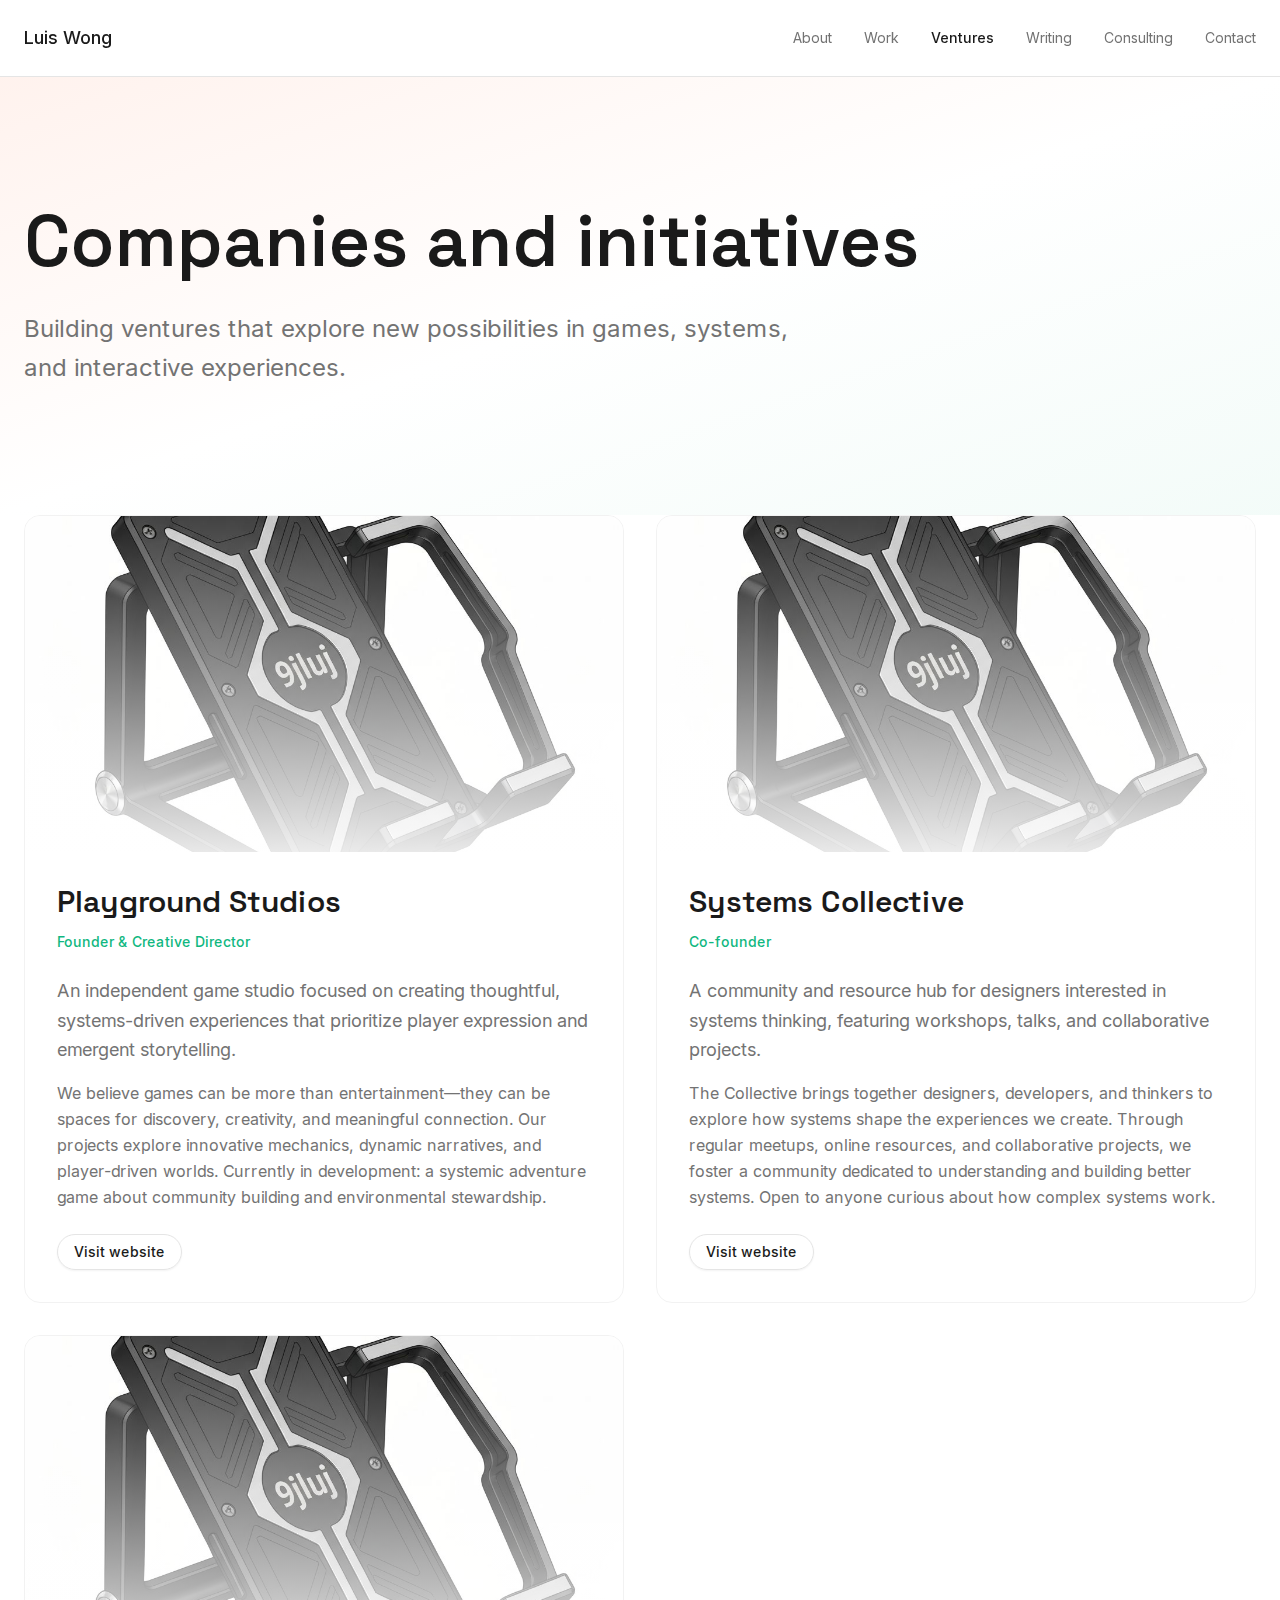
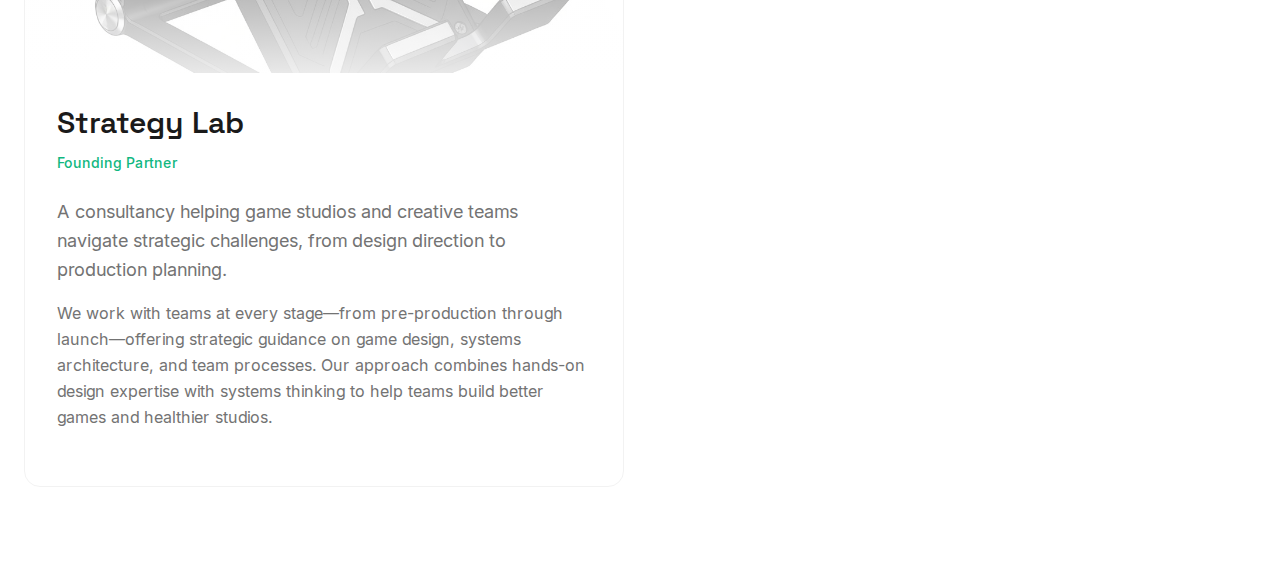
<file: ventures/index.html>
<!DOCTYPE html><html lang="en" class="__variable_dd5b2f __variable_f367f3"><head><meta charSet="utf-8"/><meta name="viewport" content="width=device-width, initial-scale=1"/><link rel="preload" as="image" href="/ceholder-svg-key-9jluj.jpg?key=9jluj&amp;height=400&amp;width=700"/><link rel="stylesheet" href="/_next/static/css/582277db18481e3f.css" data-precedence="next"/><link rel="preload" as="script" fetchPriority="low" href="/_next/static/chunks/webpack-999675eb8b983015.js"/><script src="/_next/static/chunks/fd9d1056-2821b0f0cabcd8bd.js" async=""></script><script src="/_next/static/chunks/23-63e0bc4ab9c674c2.js" async=""></script><script src="/_next/static/chunks/main-app-e27c8d7eab8b39c2.js" async=""></script><script src="/_next/static/chunks/231-bea070b1ecddfbbc.js" async=""></script><script src="/_next/static/chunks/app/ventures/page-c585cf0116e97e5a.js" async=""></script><title>Luis Wong — Games, Technology, and Strategy</title><meta name="description" content="Creating playful experiences and original content, building ventures at the intersection of systems and play"/><meta name="generator" content="v0.app"/><script src="/_next/static/chunks/polyfills-78c92fac7aa8fdd8.js" noModule=""></script></head><body class="font-sans antialiased"><div class="min-h-screen"><nav class="border-b border-border backdrop-blur-sm bg-background/80 sticky top-0 z-50"><div class="container mx-auto px-6 py-6"><div class="flex items-center justify-between"><a class="text-lg font-medium" href="/">Luis Wong</a><div class="flex items-center gap-8"><a class="text-sm text-muted-foreground hover:text-foreground transition-colors" href="/about/">About</a><a class="text-sm text-muted-foreground hover:text-foreground transition-colors" href="/work/">Work</a><a class="text-sm font-medium text-foreground" href="/ventures/">Ventures</a><a class="text-sm text-muted-foreground hover:text-foreground transition-colors" href="/writing/">Writing</a><a class="text-sm text-muted-foreground hover:text-foreground transition-colors" href="/consulting/">Consulting</a><a class="text-sm text-muted-foreground hover:text-foreground transition-colors" href="/contact/">Contact</a></div></div></div></nav><section class="relative overflow-hidden"><div class="absolute inset-0 bg-gradient-to-br from-accent/10 via-background to-primary/5 -z-10"></div><div class="container mx-auto px-6 py-32"><h1 class="text-6xl md:text-7xl font-semibold mb-8 text-balance">Companies and initiatives</h1><p class="text-2xl text-muted-foreground max-w-3xl leading-relaxed">Building ventures that explore new possibilities in games, systems, and interactive experiences.</p></div></section><section class="container mx-auto px-6 pb-24"><div class="grid md:grid-cols-2 gap-8"><article class="rounded-2xl overflow-hidden border border-border/50 hover:border-primary/30 transition-all hover:shadow-xl hover:shadow-primary/5 group"><div class="aspect-[16/9] overflow-hidden bg-gradient-to-br from-primary/10 to-accent/10 relative"><img src="/ceholder-svg-key-9jluj.jpg?key=9jluj&amp;height=400&amp;width=700" alt="Playground Studios" class="w-full h-full object-cover group-hover:scale-105 transition-transform duration-500"/><div class="absolute inset-0 bg-gradient-to-t from-background/90 to-transparent"></div></div><div class="p-8"><h2 class="text-3xl font-semibold mb-3 group-hover:text-primary transition-colors">Playground Studios</h2><p class="text-sm text-primary font-medium mb-6">Founder &amp; Creative Director</p><p class="text-lg text-muted-foreground leading-relaxed mb-4">An independent game studio focused on creating thoughtful, systems-driven experiences that prioritize player expression and emergent storytelling.</p><p class="text-muted-foreground leading-relaxed mb-6">We believe games can be more than entertainment—they can be spaces for discovery, creativity, and meaningful connection. Our projects explore innovative mechanics, dynamic narratives, and player-driven worlds. Currently in development: a systemic adventure game about community building and environmental stewardship.</p><a href="https://example.com" target="_blank" rel="noopener noreferrer" class="inline-flex items-center justify-center gap-2 whitespace-nowrap text-sm font-medium transition-all focus-visible:outline-none focus-visible:ring-1 focus-visible:ring-ring disabled:pointer-events-none disabled:opacity-50 border border-input shadow-sm hover:bg-accent hover:text-accent-foreground h-9 px-4 py-2 rounded-full bg-transparent">Visit website</a></div></article><article class="rounded-2xl overflow-hidden border border-border/50 hover:border-primary/30 transition-all hover:shadow-xl hover:shadow-primary/5 group"><div class="aspect-[16/9] overflow-hidden bg-gradient-to-br from-primary/10 to-accent/10 relative"><img src="/ceholder-svg-key-9jluj.jpg?key=9jluj&amp;height=400&amp;width=700" alt="Systems Collective" class="w-full h-full object-cover group-hover:scale-105 transition-transform duration-500"/><div class="absolute inset-0 bg-gradient-to-t from-background/90 to-transparent"></div></div><div class="p-8"><h2 class="text-3xl font-semibold mb-3 group-hover:text-primary transition-colors">Systems Collective</h2><p class="text-sm text-primary font-medium mb-6">Co-founder</p><p class="text-lg text-muted-foreground leading-relaxed mb-4">A community and resource hub for designers interested in systems thinking, featuring workshops, talks, and collaborative projects.</p><p class="text-muted-foreground leading-relaxed mb-6">The Collective brings together designers, developers, and thinkers to explore how systems shape the experiences we create. Through regular meetups, online resources, and collaborative projects, we foster a community dedicated to understanding and building better systems. Open to anyone curious about how complex systems work.</p><a href="https://example.com" target="_blank" rel="noopener noreferrer" class="inline-flex items-center justify-center gap-2 whitespace-nowrap text-sm font-medium transition-all focus-visible:outline-none focus-visible:ring-1 focus-visible:ring-ring disabled:pointer-events-none disabled:opacity-50 border border-input shadow-sm hover:bg-accent hover:text-accent-foreground h-9 px-4 py-2 rounded-full bg-transparent">Visit website</a></div></article><article class="rounded-2xl overflow-hidden border border-border/50 hover:border-primary/30 transition-all hover:shadow-xl hover:shadow-primary/5 group"><div class="aspect-[16/9] overflow-hidden bg-gradient-to-br from-primary/10 to-accent/10 relative"><img src="/ceholder-svg-key-9jluj.jpg?key=9jluj&amp;height=400&amp;width=700" alt="Strategy Lab" class="w-full h-full object-cover group-hover:scale-105 transition-transform duration-500"/><div class="absolute inset-0 bg-gradient-to-t from-background/90 to-transparent"></div></div><div class="p-8"><h2 class="text-3xl font-semibold mb-3 group-hover:text-primary transition-colors">Strategy Lab</h2><p class="text-sm text-primary font-medium mb-6">Founding Partner</p><p class="text-lg text-muted-foreground leading-relaxed mb-4">A consultancy helping game studios and creative teams navigate strategic challenges, from design direction to production planning.</p><p class="text-muted-foreground leading-relaxed mb-6">We work with teams at every stage—from pre-production through launch—offering strategic guidance on game design, systems architecture, and team processes. Our approach combines hands-on design expertise with systems thinking to help teams build better games and healthier studios.</p></div></article></div></section></div><script src="/_next/static/chunks/webpack-999675eb8b983015.js" async=""></script><script>(self.__next_f=self.__next_f||[]).push([0]);self.__next_f.push([2,null])</script><script>self.__next_f.push([1,"1:HL[\"/_next/static/css/582277db18481e3f.css\",\"style\"]\n"])</script><script>self.__next_f.push([1,"2:I[5751,[],\"\"]\n4:I[231,[\"231\",\"static/chunks/231-bea070b1ecddfbbc.js\",\"556\",\"static/chunks/app/ventures/page-c585cf0116e97e5a.js\"],\"\"]\n5:I[9275,[],\"\"]\n6:I[1343,[],\"\"]\n8:I[6130,[],\"\"]\n9:[]\n"])</script><script>self.__next_f.push([1,"0:[[[\"$\",\"link\",\"0\",{\"rel\":\"stylesheet\",\"href\":\"/_next/static/css/582277db18481e3f.css\",\"precedence\":\"next\",\"crossOrigin\":\"$undefined\"}]],[\"$\",\"$L2\",null,{\"buildId\":\"roWOgIRD_m6DKUkQL7-TU\",\"assetPrefix\":\"\",\"initialCanonicalUrl\":\"/ventures/\",\"initialTree\":[\"\",{\"children\":[\"ventures\",{\"children\":[\"__PAGE__\",{}]}]},\"$undefined\",\"$undefined\",true],\"initialSeedData\":[\"\",{\"children\":[\"ventures\",{\"children\":[\"__PAGE__\",{},[[\"$L3\",[\"$\",\"div\",null,{\"className\":\"min-h-screen\",\"children\":[[\"$\",\"nav\",null,{\"className\":\"border-b border-border backdrop-blur-sm bg-background/80 sticky top-0 z-50\",\"children\":[\"$\",\"div\",null,{\"className\":\"container mx-auto px-6 py-6\",\"children\":[\"$\",\"div\",null,{\"className\":\"flex items-center justify-between\",\"children\":[[\"$\",\"$L4\",null,{\"href\":\"/\",\"className\":\"text-lg font-medium\",\"children\":\"Luis Wong\"}],[\"$\",\"div\",null,{\"className\":\"flex items-center gap-8\",\"children\":[[\"$\",\"$L4\",null,{\"href\":\"/about\",\"className\":\"text-sm text-muted-foreground hover:text-foreground transition-colors\",\"children\":\"About\"}],[\"$\",\"$L4\",null,{\"href\":\"/work\",\"className\":\"text-sm text-muted-foreground hover:text-foreground transition-colors\",\"children\":\"Work\"}],[\"$\",\"$L4\",null,{\"href\":\"/ventures\",\"className\":\"text-sm font-medium text-foreground\",\"children\":\"Ventures\"}],[\"$\",\"$L4\",null,{\"href\":\"/writing\",\"className\":\"text-sm text-muted-foreground hover:text-foreground transition-colors\",\"children\":\"Writing\"}],[\"$\",\"$L4\",null,{\"href\":\"/consulting\",\"className\":\"text-sm text-muted-foreground hover:text-foreground transition-colors\",\"children\":\"Consulting\"}],[\"$\",\"$L4\",null,{\"href\":\"/contact\",\"className\":\"text-sm text-muted-foreground hover:text-foreground transition-colors\",\"children\":\"Contact\"}]]}]]}]}]}],[\"$\",\"section\",null,{\"className\":\"relative overflow-hidden\",\"children\":[[\"$\",\"div\",null,{\"className\":\"absolute inset-0 bg-gradient-to-br from-accent/10 via-background to-primary/5 -z-10\"}],[\"$\",\"div\",null,{\"className\":\"container mx-auto px-6 py-32\",\"children\":[[\"$\",\"h1\",null,{\"className\":\"text-6xl md:text-7xl font-semibold mb-8 text-balance\",\"children\":\"Companies and initiatives\"}],[\"$\",\"p\",null,{\"className\":\"text-2xl text-muted-foreground max-w-3xl leading-relaxed\",\"children\":\"Building ventures that explore new possibilities in games, systems, and interactive experiences.\"}]]}]]}],[\"$\",\"section\",null,{\"className\":\"container mx-auto px-6 pb-24\",\"children\":[\"$\",\"div\",null,{\"className\":\"grid md:grid-cols-2 gap-8\",\"children\":[[\"$\",\"article\",\"Playground Studios\",{\"className\":\"rounded-2xl overflow-hidden border border-border/50 hover:border-primary/30 transition-all hover:shadow-xl hover:shadow-primary/5 group\",\"children\":[[\"$\",\"div\",null,{\"className\":\"aspect-[16/9] overflow-hidden bg-gradient-to-br from-primary/10 to-accent/10 relative\",\"children\":[[\"$\",\"img\",null,{\"src\":\"/ceholder-svg-key-9jluj.jpg?key=9jluj\u0026height=400\u0026width=700\",\"alt\":\"Playground Studios\",\"className\":\"w-full h-full object-cover group-hover:scale-105 transition-transform duration-500\"}],[\"$\",\"div\",null,{\"className\":\"absolute inset-0 bg-gradient-to-t from-background/90 to-transparent\"}]]}],[\"$\",\"div\",null,{\"className\":\"p-8\",\"children\":[[\"$\",\"h2\",null,{\"className\":\"text-3xl font-semibold mb-3 group-hover:text-primary transition-colors\",\"children\":\"Playground Studios\"}],[\"$\",\"p\",null,{\"className\":\"text-sm text-primary font-medium mb-6\",\"children\":\"Founder \u0026 Creative Director\"}],[\"$\",\"p\",null,{\"className\":\"text-lg text-muted-foreground leading-relaxed mb-4\",\"children\":\"An independent game studio focused on creating thoughtful, systems-driven experiences that prioritize player expression and emergent storytelling.\"}],[\"$\",\"p\",null,{\"className\":\"text-muted-foreground leading-relaxed mb-6\",\"children\":\"We believe games can be more than entertainment—they can be spaces for discovery, creativity, and meaningful connection. Our projects explore innovative mechanics, dynamic narratives, and player-driven worlds. Currently in development: a systemic adventure game about community building and environmental stewardship.\"}],[\"$\",\"a\",null,{\"href\":\"https://example.com\",\"target\":\"_blank\",\"rel\":\"noopener noreferrer\",\"className\":\"inline-flex items-center justify-center gap-2 whitespace-nowrap text-sm font-medium transition-all focus-visible:outline-none focus-visible:ring-1 focus-visible:ring-ring disabled:pointer-events-none disabled:opacity-50 border border-input shadow-sm hover:bg-accent hover:text-accent-foreground h-9 px-4 py-2 rounded-full bg-transparent\",\"children\":\"Visit website\"}]]}]]}],[\"$\",\"article\",\"Systems Collective\",{\"className\":\"rounded-2xl overflow-hidden border border-border/50 hover:border-primary/30 transition-all hover:shadow-xl hover:shadow-primary/5 group\",\"children\":[[\"$\",\"div\",null,{\"className\":\"aspect-[16/9] overflow-hidden bg-gradient-to-br from-primary/10 to-accent/10 relative\",\"children\":[[\"$\",\"img\",null,{\"src\":\"/ceholder-svg-key-9jluj.jpg?key=9jluj\u0026height=400\u0026width=700\",\"alt\":\"Systems Collective\",\"className\":\"w-full h-full object-cover group-hover:scale-105 transition-transform duration-500\"}],[\"$\",\"div\",null,{\"className\":\"absolute inset-0 bg-gradient-to-t from-background/90 to-transparent\"}]]}],[\"$\",\"div\",null,{\"className\":\"p-8\",\"children\":[[\"$\",\"h2\",null,{\"className\":\"text-3xl font-semibold mb-3 group-hover:text-primary transition-colors\",\"children\":\"Systems Collective\"}],[\"$\",\"p\",null,{\"className\":\"text-sm text-primary font-medium mb-6\",\"children\":\"Co-founder\"}],[\"$\",\"p\",null,{\"className\":\"text-lg text-muted-foreground leading-relaxed mb-4\",\"children\":\"A community and resource hub for designers interested in systems thinking, featuring workshops, talks, and collaborative projects.\"}],[\"$\",\"p\",null,{\"className\":\"text-muted-foreground leading-relaxed mb-6\",\"children\":\"The Collective brings together designers, developers, and thinkers to explore how systems shape the experiences we create. Through regular meetups, online resources, and collaborative projects, we foster a community dedicated to understanding and building better systems. Open to anyone curious about how complex systems work.\"}],[\"$\",\"a\",null,{\"href\":\"https://example.com\",\"target\":\"_blank\",\"rel\":\"noopener noreferrer\",\"className\":\"inline-flex items-center justify-center gap-2 whitespace-nowrap text-sm font-medium transition-all focus-visible:outline-none focus-visible:ring-1 focus-visible:ring-ring disabled:pointer-events-none disabled:opacity-50 border border-input shadow-sm hover:bg-accent hover:text-accent-foreground h-9 px-4 py-2 rounded-full bg-transparent\",\"children\":\"Visit website\"}]]}]]}],[\"$\",\"article\",\"Strategy Lab\",{\"className\":\"rounded-2xl overflow-hidden border border-border/50 hover:border-primary/30 transition-all hover:shadow-xl hover:shadow-primary/5 group\",\"children\":[[\"$\",\"div\",null,{\"className\":\"aspect-[16/9] overflow-hidden bg-gradient-to-br from-primary/10 to-accent/10 relative\",\"children\":[[\"$\",\"img\",null,{\"src\":\"/ceholder-svg-key-9jluj.jpg?key=9jluj\u0026height=400\u0026width=700\",\"alt\":\"Strategy Lab\",\"className\":\"w-full h-full object-cover group-hover:scale-105 transition-transform duration-500\"}],[\"$\",\"div\",null,{\"className\":\"absolute inset-0 bg-gradient-to-t from-background/90 to-transparent\"}]]}],[\"$\",\"div\",null,{\"className\":\"p-8\",\"children\":[[\"$\",\"h2\",null,{\"className\":\"text-3xl font-semibold mb-3 group-hover:text-primary transition-colors\",\"children\":\"Strategy Lab\"}],[\"$\",\"p\",null,{\"className\":\"text-sm text-primary font-medium mb-6\",\"children\":\"Founding Partner\"}],[\"$\",\"p\",null,{\"className\":\"text-lg text-muted-foreground leading-relaxed mb-4\",\"children\":\"A consultancy helping game studios and creative teams navigate strategic challenges, from design direction to production planning.\"}],[\"$\",\"p\",null,{\"className\":\"text-muted-foreground leading-relaxed mb-6\",\"children\":\"We work with teams at every stage—from pre-production through launch—offering strategic guidance on game design, systems architecture, and team processes. Our approach combines hands-on design expertise with systems thinking to help teams build better games and healthier studios.\"}],null]}]]}]]}]}]]}]],null],null]},[\"$\",\"$L5\",null,{\"parallelRouterKey\":\"children\",\"segmentPath\":[\"children\",\"ventures\",\"children\"],\"error\":\"$undefined\",\"errorStyles\":\"$undefined\",\"errorScripts\":\"$undefined\",\"template\":[\"$\",\"$L6\",null,{}],\"templateStyles\":\"$undefined\",\"templateScripts\":\"$undefined\",\"notFound\":\"$undefined\",\"notFoundStyles\":\"$undefined\",\"styles\":null}],null]},[[\"$\",\"html\",null,{\"lang\":\"en\",\"className\":\"__variable_dd5b2f __variable_f367f3\",\"children\":[\"$\",\"body\",null,{\"className\":\"font-sans antialiased\",\"children\":[\"$\",\"$L5\",null,{\"parallelRouterKey\":\"children\",\"segmentPath\":[\"children\"],\"error\":\"$undefined\",\"errorStyles\":\"$undefined\",\"errorScripts\":\"$undefined\",\"template\":[\"$\",\"$L6\",null,{}],\"templateStyles\":\"$undefined\",\"templateScripts\":\"$undefined\",\"notFound\":[[\"$\",\"title\",null,{\"children\":\"404: This page could not be found.\"}],[\"$\",\"div\",null,{\"style\":{\"fontFamily\":\"system-ui,\\\"Segoe UI\\\",Roboto,Helvetica,Arial,sans-serif,\\\"Apple Color Emoji\\\",\\\"Segoe UI Emoji\\\"\",\"height\":\"100vh\",\"textAlign\":\"center\",\"display\":\"flex\",\"flexDirection\":\"column\",\"alignItems\":\"center\",\"justifyContent\":\"center\"},\"children\":[\"$\",\"div\",null,{\"children\":[[\"$\",\"style\",null,{\"dangerouslySetInnerHTML\":{\"__html\":\"body{color:#000;background:#fff;margin:0}.next-error-h1{border-right:1px solid rgba(0,0,0,.3)}@media (prefers-color-scheme:dark){body{color:#fff;background:#000}.next-error-h1{border-right:1px solid rgba(255,255,255,.3)}}\"}}],[\"$\",\"h1\",null,{\"className\":\"next-error-h1\",\"style\":{\"display\":\"inline-block\",\"margin\":\"0 20px 0 0\",\"padding\":\"0 23px 0 0\",\"fontSize\":24,\"fontWeight\":500,\"verticalAlign\":\"top\",\"lineHeight\":\"49px\"},\"children\":\"404\"}],[\"$\",\"div\",null,{\"style\":{\"display\":\"inline-block\"},\"children\":[\"$\",\"h2\",null,{\"style\":{\"fontSize\":14,\"fontWeight\":400,\"lineHeight\":\"49px\",\"margin\":0},\"children\":\"This page could not be found.\"}]}]]}]}]],\"notFoundStyles\":[],\"styles\":null}]}]}],null],null],\"couldBeIntercepted\":false,\"initialHead\":[null,\"$L7\"],\"globalErrorComponent\":\"$8\",\"missingSlots\":\"$W9\"}]]\n"])</script><script>self.__next_f.push([1,"7:[[\"$\",\"meta\",\"0\",{\"name\":\"viewport\",\"content\":\"width=device-width, initial-scale=1\"}],[\"$\",\"meta\",\"1\",{\"charSet\":\"utf-8\"}],[\"$\",\"title\",\"2\",{\"children\":\"Luis Wong — Games, Technology, and Strategy\"}],[\"$\",\"meta\",\"3\",{\"name\":\"description\",\"content\":\"Creating playful experiences and original content, building ventures at the intersection of systems and play\"}],[\"$\",\"meta\",\"4\",{\"name\":\"generator\",\"content\":\"v0.app\"}]]\n3:null\n"])</script></body></html>
</file>
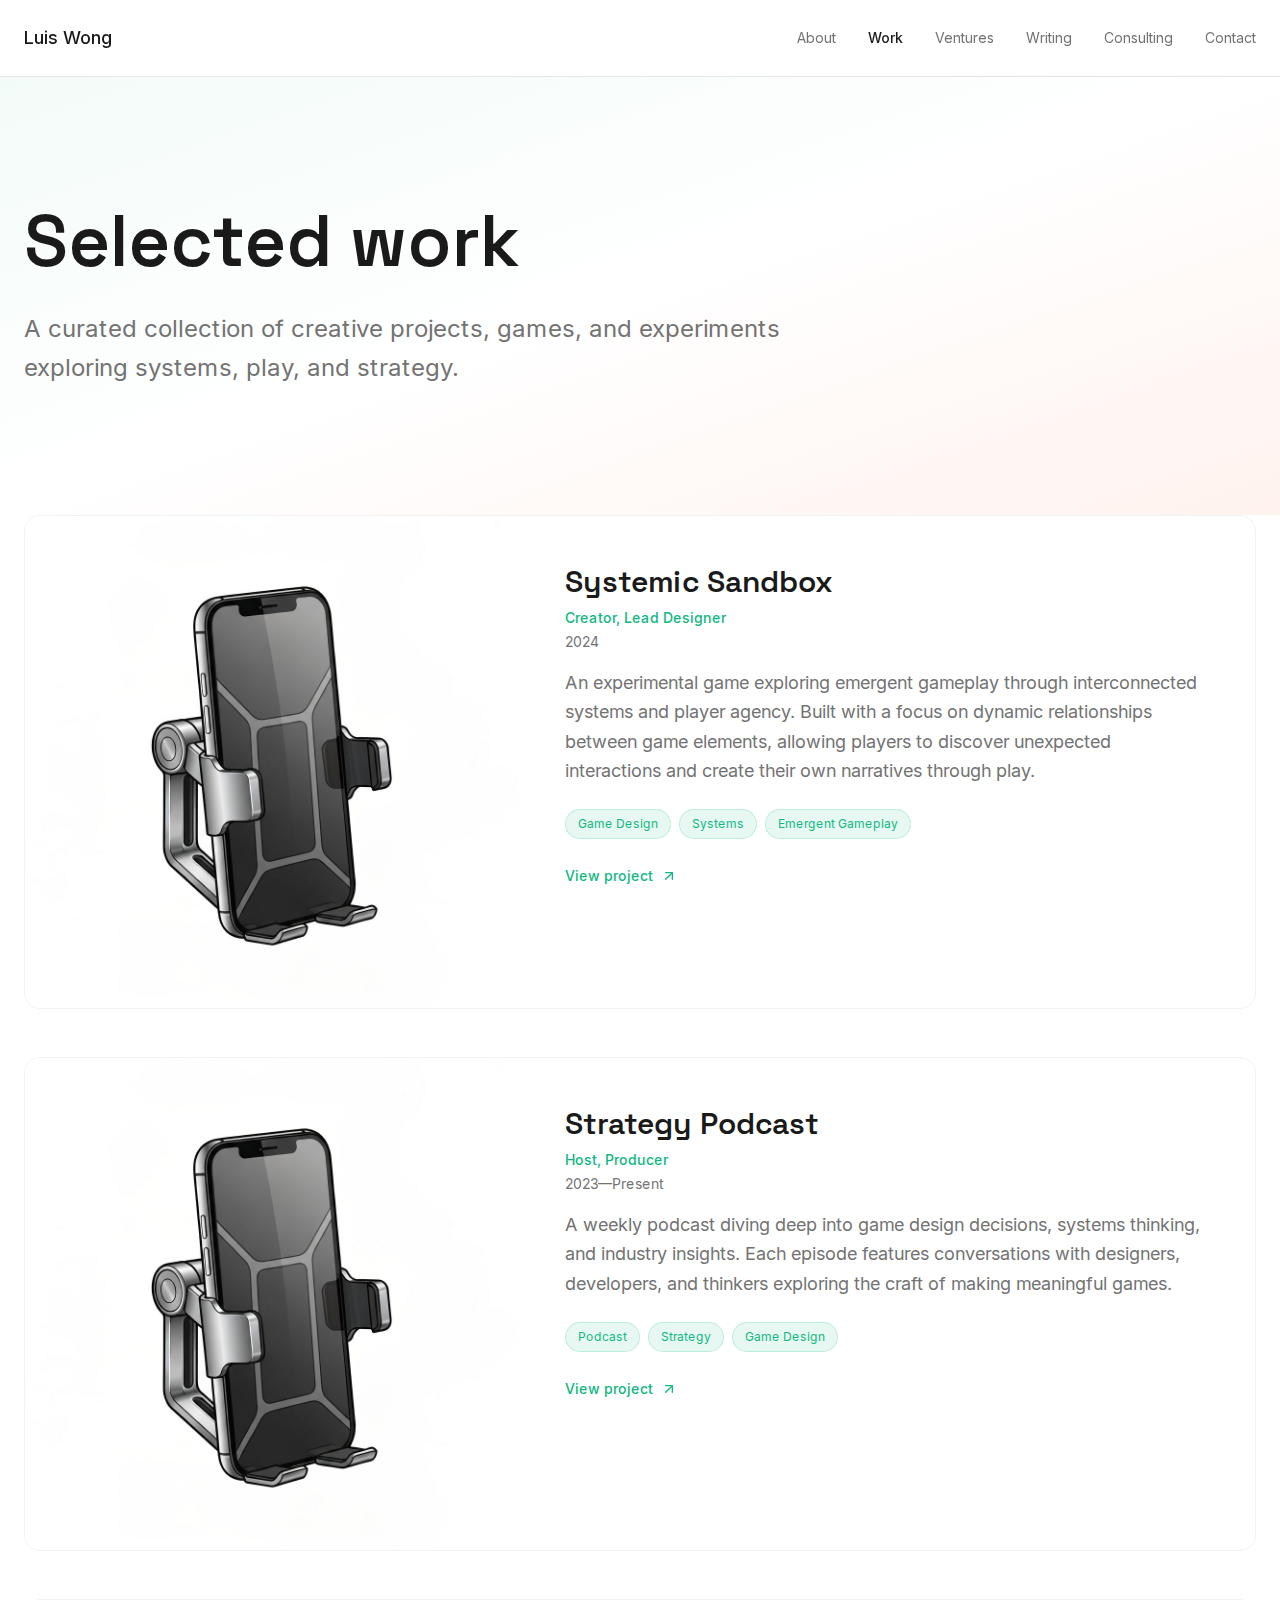
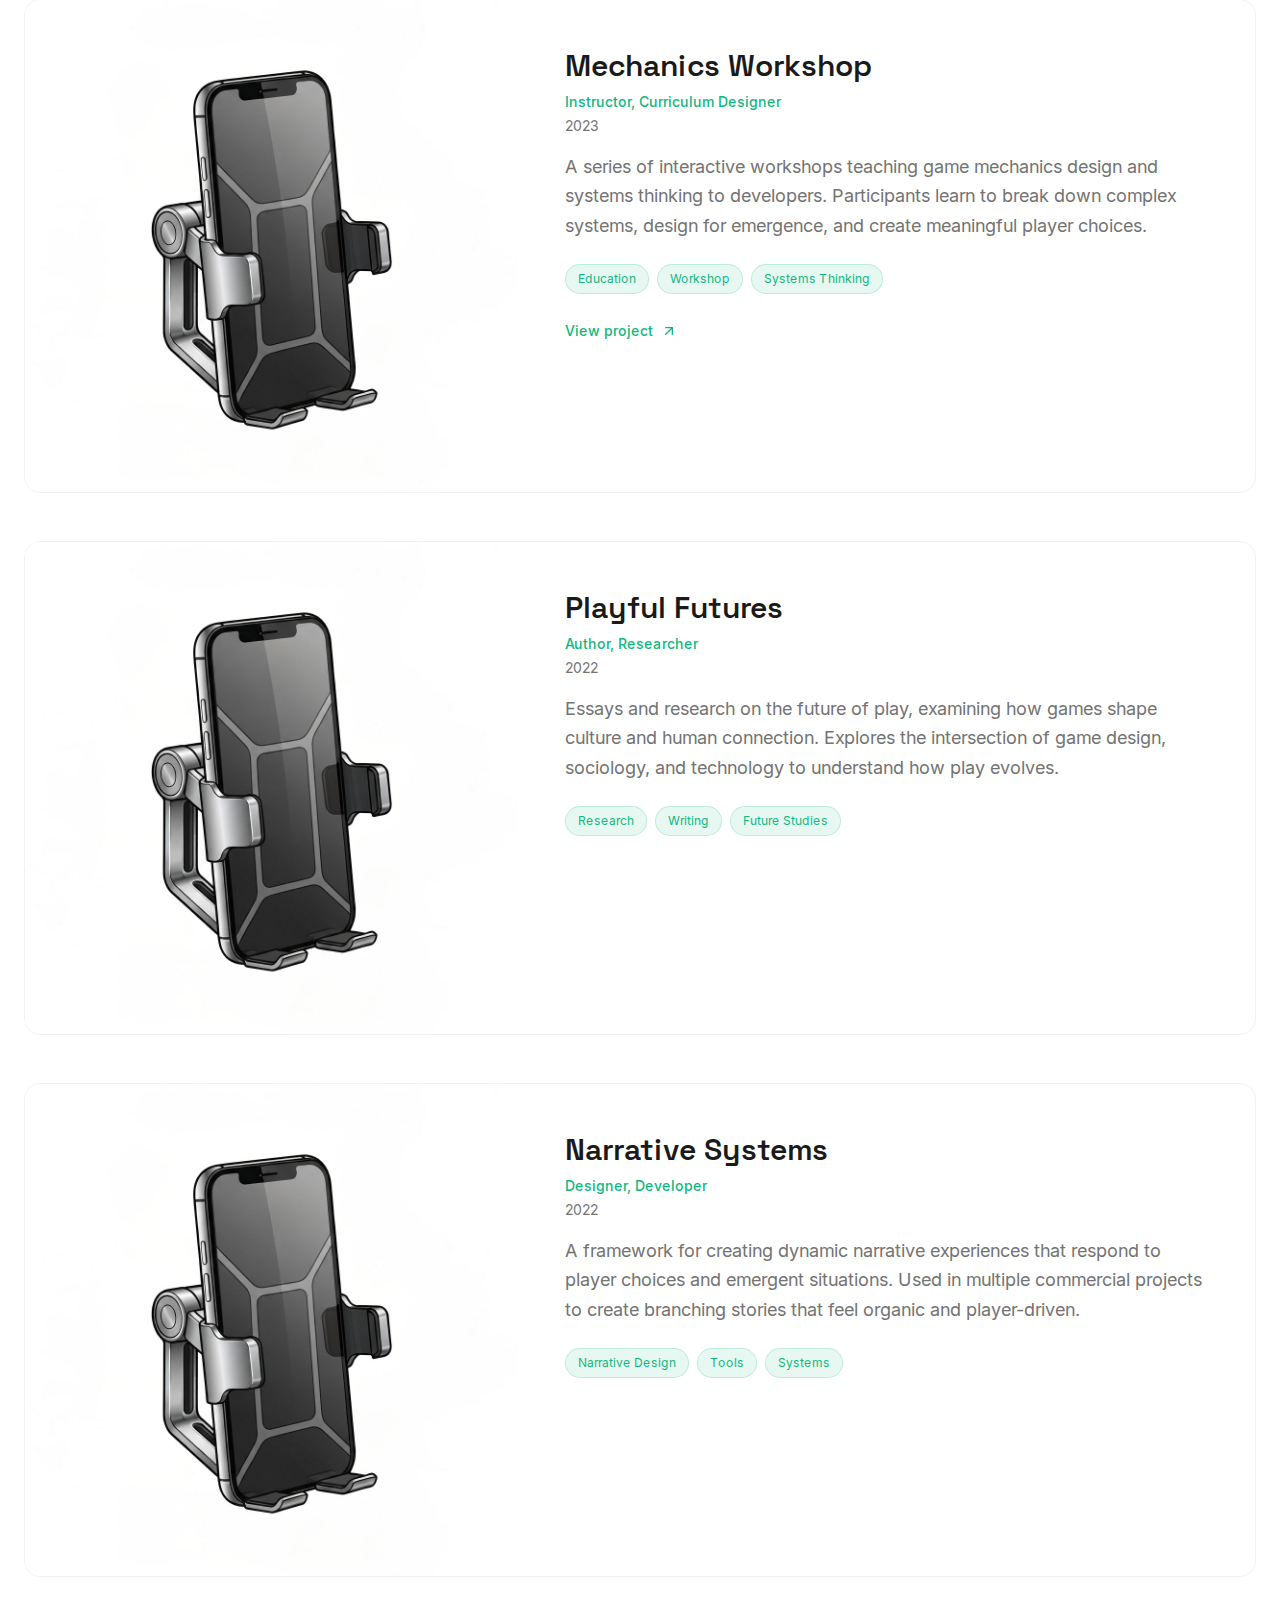
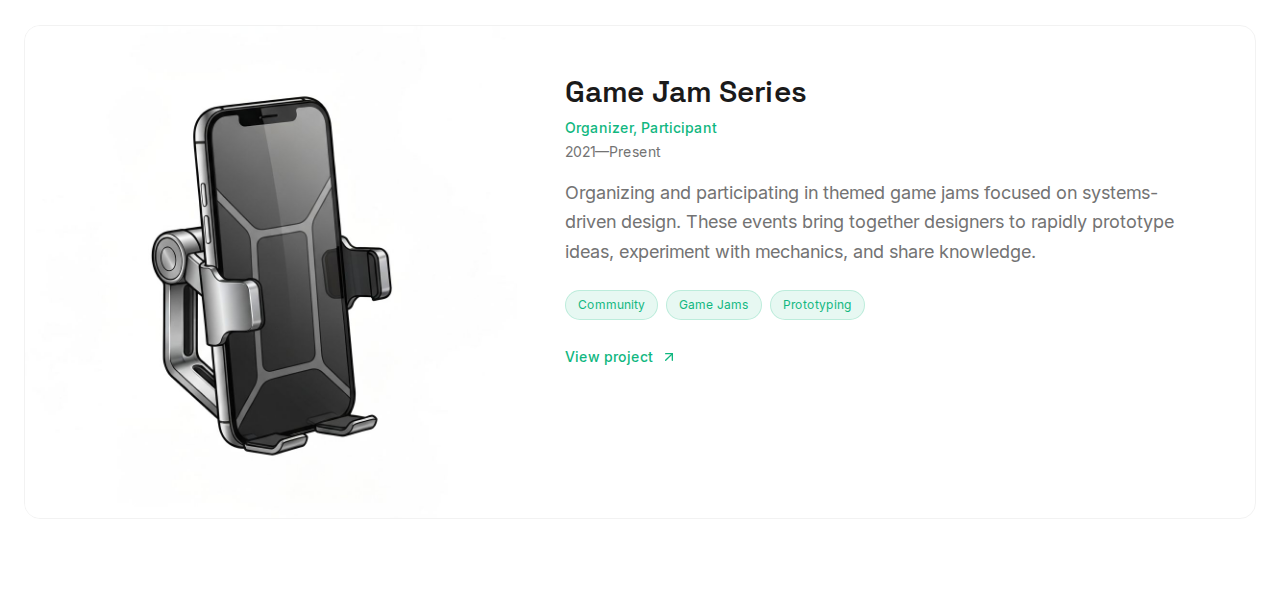
<file: work/index.html>
<!DOCTYPE html><html lang="en" class="__variable_dd5b2f __variable_f367f3"><head><meta charSet="utf-8"/><meta name="viewport" content="width=device-width, initial-scale=1"/><link rel="preload" as="image" href="/ceholder-svg-key-4x7b4.jpg?key=4x7b4&amp;height=500&amp;width=600"/><link rel="stylesheet" href="/_next/static/css/582277db18481e3f.css" data-precedence="next"/><link rel="preload" as="script" fetchPriority="low" href="/_next/static/chunks/webpack-999675eb8b983015.js"/><script src="/_next/static/chunks/fd9d1056-2821b0f0cabcd8bd.js" async=""></script><script src="/_next/static/chunks/23-63e0bc4ab9c674c2.js" async=""></script><script src="/_next/static/chunks/main-app-e27c8d7eab8b39c2.js" async=""></script><script src="/_next/static/chunks/231-bea070b1ecddfbbc.js" async=""></script><script src="/_next/static/chunks/app/work/page-605cbd6237f687df.js" async=""></script><title>Luis Wong — Games, Technology, and Strategy</title><meta name="description" content="Creating playful experiences and original content, building ventures at the intersection of systems and play"/><meta name="generator" content="v0.app"/><script src="/_next/static/chunks/polyfills-78c92fac7aa8fdd8.js" noModule=""></script></head><body class="font-sans antialiased"><div class="min-h-screen"><nav class="border-b border-border backdrop-blur-sm bg-background/80 sticky top-0 z-50"><div class="container mx-auto px-6 py-6"><div class="flex items-center justify-between"><a class="text-lg font-medium" href="/">Luis Wong</a><div class="flex items-center gap-8"><a class="text-sm text-muted-foreground hover:text-foreground transition-colors" href="/about/">About</a><a class="text-sm font-medium text-foreground" href="/work/">Work</a><a class="text-sm text-muted-foreground hover:text-foreground transition-colors" href="/ventures/">Ventures</a><a class="text-sm text-muted-foreground hover:text-foreground transition-colors" href="/writing/">Writing</a><a class="text-sm text-muted-foreground hover:text-foreground transition-colors" href="/consulting/">Consulting</a><a class="text-sm text-muted-foreground hover:text-foreground transition-colors" href="/contact/">Contact</a></div></div></div></nav><section class="relative overflow-hidden"><div class="absolute inset-0 bg-gradient-to-br from-primary/5 via-background to-accent/10 -z-10"></div><div class="container mx-auto px-6 py-32"><h1 class="text-6xl md:text-7xl font-semibold mb-8 text-balance">Selected work</h1><p class="text-2xl text-muted-foreground max-w-3xl leading-relaxed">A curated collection of creative projects, games, and experiments exploring systems, play, and strategy.</p></div></section><section class="container mx-auto px-6 pb-24"><div class="space-y-12"><article class="group rounded-2xl overflow-hidden border border-border/50 hover:border-primary/30 transition-all hover:shadow-xl hover:shadow-primary/5"><div class="grid md:grid-cols-5 gap-0"><div class="md:col-span-2 aspect-[4/3] md:aspect-auto overflow-hidden bg-gradient-to-br from-primary/10 to-accent/10 relative"><img src="/ceholder-svg-key-4x7b4.jpg?key=4x7b4&amp;height=500&amp;width=600" alt="Systemic Sandbox" class="w-full h-full object-cover group-hover:scale-105 transition-transform duration-500"/></div><div class="md:col-span-3 p-8 md:p-12"><div class="flex items-start justify-between mb-4"><div><h2 class="text-3xl font-semibold mb-2 group-hover:text-primary transition-colors">Systemic Sandbox</h2><p class="text-sm text-primary font-medium mb-1">Creator, Lead Designer</p><p class="text-sm text-muted-foreground">2024</p></div></div><p class="text-lg text-muted-foreground leading-relaxed mb-6">An experimental game exploring emergent gameplay through interconnected systems and player agency. Built with a focus on dynamic relationships between game elements, allowing players to discover unexpected interactions and create their own narratives through play.</p><div class="flex flex-wrap gap-2 mb-6"><span class="px-3 py-1.5 text-xs rounded-full bg-primary/10 text-primary border border-primary/20">Game Design</span><span class="px-3 py-1.5 text-xs rounded-full bg-primary/10 text-primary border border-primary/20">Systems</span><span class="px-3 py-1.5 text-xs rounded-full bg-primary/10 text-primary border border-primary/20">Emergent Gameplay</span></div><a href="https://example.com" target="_blank" rel="noopener noreferrer" class="inline-flex items-center gap-2 text-sm font-medium text-primary hover:text-primary/80 transition-colors">View project<svg xmlns="http://www.w3.org/2000/svg" width="24" height="24" viewBox="0 0 24 24" fill="none" stroke="currentColor" stroke-width="2" stroke-linecap="round" stroke-linejoin="round" class="lucide lucide-arrow-up-right w-4 h-4"><path d="M7 7h10v10"></path><path d="M7 17 17 7"></path></svg></a></div></div></article><article class="group rounded-2xl overflow-hidden border border-border/50 hover:border-primary/30 transition-all hover:shadow-xl hover:shadow-primary/5"><div class="grid md:grid-cols-5 gap-0"><div class="md:col-span-2 aspect-[4/3] md:aspect-auto overflow-hidden bg-gradient-to-br from-primary/10 to-accent/10 relative"><img src="/ceholder-svg-key-4x7b4.jpg?key=4x7b4&amp;height=500&amp;width=600" alt="Strategy Podcast" class="w-full h-full object-cover group-hover:scale-105 transition-transform duration-500"/></div><div class="md:col-span-3 p-8 md:p-12"><div class="flex items-start justify-between mb-4"><div><h2 class="text-3xl font-semibold mb-2 group-hover:text-primary transition-colors">Strategy Podcast</h2><p class="text-sm text-primary font-medium mb-1">Host, Producer</p><p class="text-sm text-muted-foreground">2023—Present</p></div></div><p class="text-lg text-muted-foreground leading-relaxed mb-6">A weekly podcast diving deep into game design decisions, systems thinking, and industry insights. Each episode features conversations with designers, developers, and thinkers exploring the craft of making meaningful games.</p><div class="flex flex-wrap gap-2 mb-6"><span class="px-3 py-1.5 text-xs rounded-full bg-primary/10 text-primary border border-primary/20">Podcast</span><span class="px-3 py-1.5 text-xs rounded-full bg-primary/10 text-primary border border-primary/20">Strategy</span><span class="px-3 py-1.5 text-xs rounded-full bg-primary/10 text-primary border border-primary/20">Game Design</span></div><a href="https://example.com" target="_blank" rel="noopener noreferrer" class="inline-flex items-center gap-2 text-sm font-medium text-primary hover:text-primary/80 transition-colors">View project<svg xmlns="http://www.w3.org/2000/svg" width="24" height="24" viewBox="0 0 24 24" fill="none" stroke="currentColor" stroke-width="2" stroke-linecap="round" stroke-linejoin="round" class="lucide lucide-arrow-up-right w-4 h-4"><path d="M7 7h10v10"></path><path d="M7 17 17 7"></path></svg></a></div></div></article><article class="group rounded-2xl overflow-hidden border border-border/50 hover:border-primary/30 transition-all hover:shadow-xl hover:shadow-primary/5"><div class="grid md:grid-cols-5 gap-0"><div class="md:col-span-2 aspect-[4/3] md:aspect-auto overflow-hidden bg-gradient-to-br from-primary/10 to-accent/10 relative"><img src="/ceholder-svg-key-4x7b4.jpg?key=4x7b4&amp;height=500&amp;width=600" alt="Mechanics Workshop" class="w-full h-full object-cover group-hover:scale-105 transition-transform duration-500"/></div><div class="md:col-span-3 p-8 md:p-12"><div class="flex items-start justify-between mb-4"><div><h2 class="text-3xl font-semibold mb-2 group-hover:text-primary transition-colors">Mechanics Workshop</h2><p class="text-sm text-primary font-medium mb-1">Instructor, Curriculum Designer</p><p class="text-sm text-muted-foreground">2023</p></div></div><p class="text-lg text-muted-foreground leading-relaxed mb-6">A series of interactive workshops teaching game mechanics design and systems thinking to developers. Participants learn to break down complex systems, design for emergence, and create meaningful player choices.</p><div class="flex flex-wrap gap-2 mb-6"><span class="px-3 py-1.5 text-xs rounded-full bg-primary/10 text-primary border border-primary/20">Education</span><span class="px-3 py-1.5 text-xs rounded-full bg-primary/10 text-primary border border-primary/20">Workshop</span><span class="px-3 py-1.5 text-xs rounded-full bg-primary/10 text-primary border border-primary/20">Systems Thinking</span></div><a href="https://example.com" target="_blank" rel="noopener noreferrer" class="inline-flex items-center gap-2 text-sm font-medium text-primary hover:text-primary/80 transition-colors">View project<svg xmlns="http://www.w3.org/2000/svg" width="24" height="24" viewBox="0 0 24 24" fill="none" stroke="currentColor" stroke-width="2" stroke-linecap="round" stroke-linejoin="round" class="lucide lucide-arrow-up-right w-4 h-4"><path d="M7 7h10v10"></path><path d="M7 17 17 7"></path></svg></a></div></div></article><article class="group rounded-2xl overflow-hidden border border-border/50 hover:border-primary/30 transition-all hover:shadow-xl hover:shadow-primary/5"><div class="grid md:grid-cols-5 gap-0"><div class="md:col-span-2 aspect-[4/3] md:aspect-auto overflow-hidden bg-gradient-to-br from-primary/10 to-accent/10 relative"><img src="/ceholder-svg-key-4x7b4.jpg?key=4x7b4&amp;height=500&amp;width=600" alt="Playful Futures" class="w-full h-full object-cover group-hover:scale-105 transition-transform duration-500"/></div><div class="md:col-span-3 p-8 md:p-12"><div class="flex items-start justify-between mb-4"><div><h2 class="text-3xl font-semibold mb-2 group-hover:text-primary transition-colors">Playful Futures</h2><p class="text-sm text-primary font-medium mb-1">Author, Researcher</p><p class="text-sm text-muted-foreground">2022</p></div></div><p class="text-lg text-muted-foreground leading-relaxed mb-6">Essays and research on the future of play, examining how games shape culture and human connection. Explores the intersection of game design, sociology, and technology to understand how play evolves.</p><div class="flex flex-wrap gap-2 mb-6"><span class="px-3 py-1.5 text-xs rounded-full bg-primary/10 text-primary border border-primary/20">Research</span><span class="px-3 py-1.5 text-xs rounded-full bg-primary/10 text-primary border border-primary/20">Writing</span><span class="px-3 py-1.5 text-xs rounded-full bg-primary/10 text-primary border border-primary/20">Future Studies</span></div></div></div></article><article class="group rounded-2xl overflow-hidden border border-border/50 hover:border-primary/30 transition-all hover:shadow-xl hover:shadow-primary/5"><div class="grid md:grid-cols-5 gap-0"><div class="md:col-span-2 aspect-[4/3] md:aspect-auto overflow-hidden bg-gradient-to-br from-primary/10 to-accent/10 relative"><img src="/ceholder-svg-key-4x7b4.jpg?key=4x7b4&amp;height=500&amp;width=600" alt="Narrative Systems" class="w-full h-full object-cover group-hover:scale-105 transition-transform duration-500"/></div><div class="md:col-span-3 p-8 md:p-12"><div class="flex items-start justify-between mb-4"><div><h2 class="text-3xl font-semibold mb-2 group-hover:text-primary transition-colors">Narrative Systems</h2><p class="text-sm text-primary font-medium mb-1">Designer, Developer</p><p class="text-sm text-muted-foreground">2022</p></div></div><p class="text-lg text-muted-foreground leading-relaxed mb-6">A framework for creating dynamic narrative experiences that respond to player choices and emergent situations. Used in multiple commercial projects to create branching stories that feel organic and player-driven.</p><div class="flex flex-wrap gap-2 mb-6"><span class="px-3 py-1.5 text-xs rounded-full bg-primary/10 text-primary border border-primary/20">Narrative Design</span><span class="px-3 py-1.5 text-xs rounded-full bg-primary/10 text-primary border border-primary/20">Tools</span><span class="px-3 py-1.5 text-xs rounded-full bg-primary/10 text-primary border border-primary/20">Systems</span></div></div></div></article><article class="group rounded-2xl overflow-hidden border border-border/50 hover:border-primary/30 transition-all hover:shadow-xl hover:shadow-primary/5"><div class="grid md:grid-cols-5 gap-0"><div class="md:col-span-2 aspect-[4/3] md:aspect-auto overflow-hidden bg-gradient-to-br from-primary/10 to-accent/10 relative"><img src="/ceholder-svg-key-4x7b4.jpg?key=4x7b4&amp;height=500&amp;width=600" alt="Game Jam Series" class="w-full h-full object-cover group-hover:scale-105 transition-transform duration-500"/></div><div class="md:col-span-3 p-8 md:p-12"><div class="flex items-start justify-between mb-4"><div><h2 class="text-3xl font-semibold mb-2 group-hover:text-primary transition-colors">Game Jam Series</h2><p class="text-sm text-primary font-medium mb-1">Organizer, Participant</p><p class="text-sm text-muted-foreground">2021—Present</p></div></div><p class="text-lg text-muted-foreground leading-relaxed mb-6">Organizing and participating in themed game jams focused on systems-driven design. These events bring together designers to rapidly prototype ideas, experiment with mechanics, and share knowledge.</p><div class="flex flex-wrap gap-2 mb-6"><span class="px-3 py-1.5 text-xs rounded-full bg-primary/10 text-primary border border-primary/20">Community</span><span class="px-3 py-1.5 text-xs rounded-full bg-primary/10 text-primary border border-primary/20">Game Jams</span><span class="px-3 py-1.5 text-xs rounded-full bg-primary/10 text-primary border border-primary/20">Prototyping</span></div><a href="https://example.com" target="_blank" rel="noopener noreferrer" class="inline-flex items-center gap-2 text-sm font-medium text-primary hover:text-primary/80 transition-colors">View project<svg xmlns="http://www.w3.org/2000/svg" width="24" height="24" viewBox="0 0 24 24" fill="none" stroke="currentColor" stroke-width="2" stroke-linecap="round" stroke-linejoin="round" class="lucide lucide-arrow-up-right w-4 h-4"><path d="M7 7h10v10"></path><path d="M7 17 17 7"></path></svg></a></div></div></article></div></section></div><script src="/_next/static/chunks/webpack-999675eb8b983015.js" async=""></script><script>(self.__next_f=self.__next_f||[]).push([0]);self.__next_f.push([2,null])</script><script>self.__next_f.push([1,"1:HL[\"/_next/static/css/582277db18481e3f.css\",\"style\"]\n"])</script><script>self.__next_f.push([1,"2:I[5751,[],\"\"]\n4:I[231,[\"231\",\"static/chunks/231-bea070b1ecddfbbc.js\",\"534\",\"static/chunks/app/work/page-605cbd6237f687df.js\"],\"\"]\n5:I[9275,[],\"\"]\n6:I[1343,[],\"\"]\n8:I[6130,[],\"\"]\n9:[]\n"])</script><script>self.__next_f.push([1,"0:[[[\"$\",\"link\",\"0\",{\"rel\":\"stylesheet\",\"href\":\"/_next/static/css/582277db18481e3f.css\",\"precedence\":\"next\",\"crossOrigin\":\"$undefined\"}]],[\"$\",\"$L2\",null,{\"buildId\":\"roWOgIRD_m6DKUkQL7-TU\",\"assetPrefix\":\"\",\"initialCanonicalUrl\":\"/work/\",\"initialTree\":[\"\",{\"children\":[\"work\",{\"children\":[\"__PAGE__\",{}]}]},\"$undefined\",\"$undefined\",true],\"initialSeedData\":[\"\",{\"children\":[\"work\",{\"children\":[\"__PAGE__\",{},[[\"$L3\",[\"$\",\"div\",null,{\"className\":\"min-h-screen\",\"children\":[[\"$\",\"nav\",null,{\"className\":\"border-b border-border backdrop-blur-sm bg-background/80 sticky top-0 z-50\",\"children\":[\"$\",\"div\",null,{\"className\":\"container mx-auto px-6 py-6\",\"children\":[\"$\",\"div\",null,{\"className\":\"flex items-center justify-between\",\"children\":[[\"$\",\"$L4\",null,{\"href\":\"/\",\"className\":\"text-lg font-medium\",\"children\":\"Luis Wong\"}],[\"$\",\"div\",null,{\"className\":\"flex items-center gap-8\",\"children\":[[\"$\",\"$L4\",null,{\"href\":\"/about\",\"className\":\"text-sm text-muted-foreground hover:text-foreground transition-colors\",\"children\":\"About\"}],[\"$\",\"$L4\",null,{\"href\":\"/work\",\"className\":\"text-sm font-medium text-foreground\",\"children\":\"Work\"}],[\"$\",\"$L4\",null,{\"href\":\"/ventures\",\"className\":\"text-sm text-muted-foreground hover:text-foreground transition-colors\",\"children\":\"Ventures\"}],[\"$\",\"$L4\",null,{\"href\":\"/writing\",\"className\":\"text-sm text-muted-foreground hover:text-foreground transition-colors\",\"children\":\"Writing\"}],[\"$\",\"$L4\",null,{\"href\":\"/consulting\",\"className\":\"text-sm text-muted-foreground hover:text-foreground transition-colors\",\"children\":\"Consulting\"}],[\"$\",\"$L4\",null,{\"href\":\"/contact\",\"className\":\"text-sm text-muted-foreground hover:text-foreground transition-colors\",\"children\":\"Contact\"}]]}]]}]}]}],[\"$\",\"section\",null,{\"className\":\"relative overflow-hidden\",\"children\":[[\"$\",\"div\",null,{\"className\":\"absolute inset-0 bg-gradient-to-br from-primary/5 via-background to-accent/10 -z-10\"}],[\"$\",\"div\",null,{\"className\":\"container mx-auto px-6 py-32\",\"children\":[[\"$\",\"h1\",null,{\"className\":\"text-6xl md:text-7xl font-semibold mb-8 text-balance\",\"children\":\"Selected work\"}],[\"$\",\"p\",null,{\"className\":\"text-2xl text-muted-foreground max-w-3xl leading-relaxed\",\"children\":\"A curated collection of creative projects, games, and experiments exploring systems, play, and strategy.\"}]]}]]}],[\"$\",\"section\",null,{\"className\":\"container mx-auto px-6 pb-24\",\"children\":[\"$\",\"div\",null,{\"className\":\"space-y-12\",\"children\":[[\"$\",\"article\",\"Systemic Sandbox\",{\"className\":\"group rounded-2xl overflow-hidden border border-border/50 hover:border-primary/30 transition-all hover:shadow-xl hover:shadow-primary/5\",\"children\":[\"$\",\"div\",null,{\"className\":\"grid md:grid-cols-5 gap-0\",\"children\":[[\"$\",\"div\",null,{\"className\":\"md:col-span-2 aspect-[4/3] md:aspect-auto overflow-hidden bg-gradient-to-br from-primary/10 to-accent/10 relative\",\"children\":[\"$\",\"img\",null,{\"src\":\"/ceholder-svg-key-4x7b4.jpg?key=4x7b4\u0026height=500\u0026width=600\",\"alt\":\"Systemic Sandbox\",\"className\":\"w-full h-full object-cover group-hover:scale-105 transition-transform duration-500\"}]}],[\"$\",\"div\",null,{\"className\":\"md:col-span-3 p-8 md:p-12\",\"children\":[[\"$\",\"div\",null,{\"className\":\"flex items-start justify-between mb-4\",\"children\":[\"$\",\"div\",null,{\"children\":[[\"$\",\"h2\",null,{\"className\":\"text-3xl font-semibold mb-2 group-hover:text-primary transition-colors\",\"children\":\"Systemic Sandbox\"}],[\"$\",\"p\",null,{\"className\":\"text-sm text-primary font-medium mb-1\",\"children\":\"Creator, Lead Designer\"}],[\"$\",\"p\",null,{\"className\":\"text-sm text-muted-foreground\",\"children\":\"2024\"}]]}]}],[\"$\",\"p\",null,{\"className\":\"text-lg text-muted-foreground leading-relaxed mb-6\",\"children\":\"An experimental game exploring emergent gameplay through interconnected systems and player agency. Built with a focus on dynamic relationships between game elements, allowing players to discover unexpected interactions and create their own narratives through play.\"}],[\"$\",\"div\",null,{\"className\":\"flex flex-wrap gap-2 mb-6\",\"children\":[[\"$\",\"span\",\"Game Design\",{\"className\":\"px-3 py-1.5 text-xs rounded-full bg-primary/10 text-primary border border-primary/20\",\"children\":\"Game Design\"}],[\"$\",\"span\",\"Systems\",{\"className\":\"px-3 py-1.5 text-xs rounded-full bg-primary/10 text-primary border border-primary/20\",\"children\":\"Systems\"}],[\"$\",\"span\",\"Emergent Gameplay\",{\"className\":\"px-3 py-1.5 text-xs rounded-full bg-primary/10 text-primary border border-primary/20\",\"children\":\"Emergent Gameplay\"}]]}],[\"$\",\"a\",null,{\"href\":\"https://example.com\",\"target\":\"_blank\",\"rel\":\"noopener noreferrer\",\"className\":\"inline-flex items-center gap-2 text-sm font-medium text-primary hover:text-primary/80 transition-colors\",\"children\":[\"View project\",[\"$\",\"svg\",null,{\"xmlns\":\"http://www.w3.org/2000/svg\",\"width\":24,\"height\":24,\"viewBox\":\"0 0 24 24\",\"fill\":\"none\",\"stroke\":\"currentColor\",\"strokeWidth\":2,\"strokeLinecap\":\"round\",\"strokeLinejoin\":\"round\",\"className\":\"lucide lucide-arrow-up-right w-4 h-4\",\"children\":[[\"$\",\"path\",\"1tivn9\",{\"d\":\"M7 7h10v10\"}],[\"$\",\"path\",\"1vkiza\",{\"d\":\"M7 17 17 7\"}],\"$undefined\"]}]]}]]}]]}]}],[\"$\",\"article\",\"Strategy Podcast\",{\"className\":\"group rounded-2xl overflow-hidden border border-border/50 hover:border-primary/30 transition-all hover:shadow-xl hover:shadow-primary/5\",\"children\":[\"$\",\"div\",null,{\"className\":\"grid md:grid-cols-5 gap-0\",\"children\":[[\"$\",\"div\",null,{\"className\":\"md:col-span-2 aspect-[4/3] md:aspect-auto overflow-hidden bg-gradient-to-br from-primary/10 to-accent/10 relative\",\"children\":[\"$\",\"img\",null,{\"src\":\"/ceholder-svg-key-4x7b4.jpg?key=4x7b4\u0026height=500\u0026width=600\",\"alt\":\"Strategy Podcast\",\"className\":\"w-full h-full object-cover group-hover:scale-105 transition-transform duration-500\"}]}],[\"$\",\"div\",null,{\"className\":\"md:col-span-3 p-8 md:p-12\",\"children\":[[\"$\",\"div\",null,{\"className\":\"flex items-start justify-between mb-4\",\"children\":[\"$\",\"div\",null,{\"children\":[[\"$\",\"h2\",null,{\"className\":\"text-3xl font-semibold mb-2 group-hover:text-primary transition-colors\",\"children\":\"Strategy Podcast\"}],[\"$\",\"p\",null,{\"className\":\"text-sm text-primary font-medium mb-1\",\"children\":\"Host, Producer\"}],[\"$\",\"p\",null,{\"className\":\"text-sm text-muted-foreground\",\"children\":\"2023—Present\"}]]}]}],[\"$\",\"p\",null,{\"className\":\"text-lg text-muted-foreground leading-relaxed mb-6\",\"children\":\"A weekly podcast diving deep into game design decisions, systems thinking, and industry insights. Each episode features conversations with designers, developers, and thinkers exploring the craft of making meaningful games.\"}],[\"$\",\"div\",null,{\"className\":\"flex flex-wrap gap-2 mb-6\",\"children\":[[\"$\",\"span\",\"Podcast\",{\"className\":\"px-3 py-1.5 text-xs rounded-full bg-primary/10 text-primary border border-primary/20\",\"children\":\"Podcast\"}],[\"$\",\"span\",\"Strategy\",{\"className\":\"px-3 py-1.5 text-xs rounded-full bg-primary/10 text-primary border border-primary/20\",\"children\":\"Strategy\"}],[\"$\",\"span\",\"Game Design\",{\"className\":\"px-3 py-1.5 text-xs rounded-full bg-primary/10 text-primary border border-primary/20\",\"children\":\"Game Design\"}]]}],[\"$\",\"a\",null,{\"href\":\"https://example.com\",\"target\":\"_blank\",\"rel\":\"noopener noreferrer\",\"className\":\"inline-flex items-center gap-2 text-sm font-medium text-primary hover:text-primary/80 transition-colors\",\"children\":[\"View project\",[\"$\",\"svg\",null,{\"xmlns\":\"http://www.w3.org/2000/svg\",\"width\":24,\"height\":24,\"viewBox\":\"0 0 24 24\",\"fill\":\"none\",\"stroke\":\"currentColor\",\"strokeWidth\":2,\"strokeLinecap\":\"round\",\"strokeLinejoin\":\"round\",\"className\":\"lucide lucide-arrow-up-right w-4 h-4\",\"children\":[[\"$\",\"path\",\"1tivn9\",{\"d\":\"M7 7h10v10\"}],[\"$\",\"path\",\"1vkiza\",{\"d\":\"M7 17 17 7\"}],\"$undefined\"]}]]}]]}]]}]}],[\"$\",\"article\",\"Mechanics Workshop\",{\"className\":\"group rounded-2xl overflow-hidden border border-border/50 hover:border-primary/30 transition-all hover:shadow-xl hover:shadow-primary/5\",\"children\":[\"$\",\"div\",null,{\"className\":\"grid md:grid-cols-5 gap-0\",\"children\":[[\"$\",\"div\",null,{\"className\":\"md:col-span-2 aspect-[4/3] md:aspect-auto overflow-hidden bg-gradient-to-br from-primary/10 to-accent/10 relative\",\"children\":[\"$\",\"img\",null,{\"src\":\"/ceholder-svg-key-4x7b4.jpg?key=4x7b4\u0026height=500\u0026width=600\",\"alt\":\"Mechanics Workshop\",\"className\":\"w-full h-full object-cover group-hover:scale-105 transition-transform duration-500\"}]}],[\"$\",\"div\",null,{\"className\":\"md:col-span-3 p-8 md:p-12\",\"children\":[[\"$\",\"div\",null,{\"className\":\"flex items-start justify-between mb-4\",\"children\":[\"$\",\"div\",null,{\"children\":[[\"$\",\"h2\",null,{\"className\":\"text-3xl font-semibold mb-2 group-hover:text-primary transition-colors\",\"children\":\"Mechanics Workshop\"}],[\"$\",\"p\",null,{\"className\":\"text-sm text-primary font-medium mb-1\",\"children\":\"Instructor, Curriculum Designer\"}],[\"$\",\"p\",null,{\"className\":\"text-sm text-muted-foreground\",\"children\":\"2023\"}]]}]}],[\"$\",\"p\",null,{\"className\":\"text-lg text-muted-foreground leading-relaxed mb-6\",\"children\":\"A series of interactive workshops teaching game mechanics design and systems thinking to developers. Participants learn to break down complex systems, design for emergence, and create meaningful player choices.\"}],[\"$\",\"div\",null,{\"className\":\"flex flex-wrap gap-2 mb-6\",\"children\":[[\"$\",\"span\",\"Education\",{\"className\":\"px-3 py-1.5 text-xs rounded-full bg-primary/10 text-primary border border-primary/20\",\"children\":\"Education\"}],[\"$\",\"span\",\"Workshop\",{\"className\":\"px-3 py-1.5 text-xs rounded-full bg-primary/10 text-primary border border-primary/20\",\"children\":\"Workshop\"}],[\"$\",\"span\",\"Systems Thinking\",{\"className\":\"px-3 py-1.5 text-xs rounded-full bg-primary/10 text-primary border border-primary/20\",\"children\":\"Systems Thinking\"}]]}],[\"$\",\"a\",null,{\"href\":\"https://example.com\",\"target\":\"_blank\",\"rel\":\"noopener noreferrer\",\"className\":\"inline-flex items-center gap-2 text-sm font-medium text-primary hover:text-primary/80 transition-colors\",\"children\":[\"View project\",[\"$\",\"svg\",null,{\"xmlns\":\"http://www.w3.org/2000/svg\",\"width\":24,\"height\":24,\"viewBox\":\"0 0 24 24\",\"fill\":\"none\",\"stroke\":\"currentColor\",\"strokeWidth\":2,\"strokeLinecap\":\"round\",\"strokeLinejoin\":\"round\",\"className\":\"lucide lucide-arrow-up-right w-4 h-4\",\"children\":[[\"$\",\"path\",\"1tivn9\",{\"d\":\"M7 7h10v10\"}],[\"$\",\"path\",\"1vkiza\",{\"d\":\"M7 17 17 7\"}],\"$undefined\"]}]]}]]}]]}]}],[\"$\",\"article\",\"Playful Futures\",{\"className\":\"group rounded-2xl overflow-hidden border border-border/50 hover:border-primary/30 transition-all hover:shadow-xl hover:shadow-primary/5\",\"children\":[\"$\",\"div\",null,{\"className\":\"grid md:grid-cols-5 gap-0\",\"children\":[[\"$\",\"div\",null,{\"className\":\"md:col-span-2 aspect-[4/3] md:aspect-auto overflow-hidden bg-gradient-to-br from-primary/10 to-accent/10 relative\",\"children\":[\"$\",\"img\",null,{\"src\":\"/ceholder-svg-key-4x7b4.jpg?key=4x7b4\u0026height=500\u0026width=600\",\"alt\":\"Playful Futures\",\"className\":\"w-full h-full object-cover group-hover:scale-105 transition-transform duration-500\"}]}],[\"$\",\"div\",null,{\"className\":\"md:col-span-3 p-8 md:p-12\",\"children\":[[\"$\",\"div\",null,{\"className\":\"flex items-start justify-between mb-4\",\"children\":[\"$\",\"div\",null,{\"children\":[[\"$\",\"h2\",null,{\"className\":\"text-3xl font-semibold mb-2 group-hover:text-primary transition-colors\",\"children\":\"Playful Futures\"}],[\"$\",\"p\",null,{\"className\":\"text-sm text-primary font-medium mb-1\",\"children\":\"Author, Researcher\"}],[\"$\",\"p\",null,{\"className\":\"text-sm text-muted-foreground\",\"children\":\"2022\"}]]}]}],[\"$\",\"p\",null,{\"className\":\"text-lg text-muted-foreground leading-relaxed mb-6\",\"children\":\"Essays and research on the future of play, examining how games shape culture and human connection. Explores the intersection of game design, sociology, and technology to understand how play evolves.\"}],[\"$\",\"div\",null,{\"className\":\"flex flex-wrap gap-2 mb-6\",\"children\":[[\"$\",\"span\",\"Research\",{\"className\":\"px-3 py-1.5 text-xs rounded-full bg-primary/10 text-primary border border-primary/20\",\"children\":\"Research\"}],[\"$\",\"span\",\"Writing\",{\"className\":\"px-3 py-1.5 text-xs rounded-full bg-primary/10 text-primary border border-primary/20\",\"children\":\"Writing\"}],[\"$\",\"span\",\"Future Studies\",{\"className\":\"px-3 py-1.5 text-xs rounded-full bg-primary/10 text-primary border border-primary/20\",\"children\":\"Future Studies\"}]]}],null]}]]}]}],[\"$\",\"article\",\"Narrative Systems\",{\"className\":\"group rounded-2xl overflow-hidden border border-border/50 hover:border-primary/30 transition-all hover:shadow-xl hover:shadow-primary/5\",\"children\":[\"$\",\"div\",null,{\"className\":\"grid md:grid-cols-5 gap-0\",\"children\":[[\"$\",\"div\",null,{\"className\":\"md:col-span-2 aspect-[4/3] md:aspect-auto overflow-hidden bg-gradient-to-br from-primary/10 to-accent/10 relative\",\"children\":[\"$\",\"img\",null,{\"src\":\"/ceholder-svg-key-4x7b4.jpg?key=4x7b4\u0026height=500\u0026width=600\",\"alt\":\"Narrative Systems\",\"className\":\"w-full h-full object-cover group-hover:scale-105 transition-transform duration-500\"}]}],[\"$\",\"div\",null,{\"className\":\"md:col-span-3 p-8 md:p-12\",\"children\":[[\"$\",\"div\",null,{\"className\":\"flex items-start justify-between mb-4\",\"children\":[\"$\",\"div\",null,{\"children\":[[\"$\",\"h2\",null,{\"className\":\"text-3xl font-semibold mb-2 group-hover:text-primary transition-colors\",\"children\":\"Narrative Systems\"}],[\"$\",\"p\",null,{\"className\":\"text-sm text-primary font-medium mb-1\",\"children\":\"Designer, Developer\"}],[\"$\",\"p\",null,{\"className\":\"text-sm text-muted-foreground\",\"children\":\"2022\"}]]}]}],[\"$\",\"p\",null,{\"className\":\"text-lg text-muted-foreground leading-relaxed mb-6\",\"children\":\"A framework for creating dynamic narrative experiences that respond to player choices and emergent situations. Used in multiple commercial projects to create branching stories that feel organic and player-driven.\"}],[\"$\",\"div\",null,{\"className\":\"flex flex-wrap gap-2 mb-6\",\"children\":[[\"$\",\"span\",\"Narrative Design\",{\"className\":\"px-3 py-1.5 text-xs rounded-full bg-primary/10 text-primary border border-primary/20\",\"children\":\"Narrative Design\"}],[\"$\",\"span\",\"Tools\",{\"className\":\"px-3 py-1.5 text-xs rounded-full bg-primary/10 text-primary border border-primary/20\",\"children\":\"Tools\"}],[\"$\",\"span\",\"Systems\",{\"className\":\"px-3 py-1.5 text-xs rounded-full bg-primary/10 text-primary border border-primary/20\",\"children\":\"Systems\"}]]}],null]}]]}]}],[\"$\",\"article\",\"Game Jam Series\",{\"className\":\"group rounded-2xl overflow-hidden border border-border/50 hover:border-primary/30 transition-all hover:shadow-xl hover:shadow-primary/5\",\"children\":[\"$\",\"div\",null,{\"className\":\"grid md:grid-cols-5 gap-0\",\"children\":[[\"$\",\"div\",null,{\"className\":\"md:col-span-2 aspect-[4/3] md:aspect-auto overflow-hidden bg-gradient-to-br from-primary/10 to-accent/10 relative\",\"children\":[\"$\",\"img\",null,{\"src\":\"/ceholder-svg-key-4x7b4.jpg?key=4x7b4\u0026height=500\u0026width=600\",\"alt\":\"Game Jam Series\",\"className\":\"w-full h-full object-cover group-hover:scale-105 transition-transform duration-500\"}]}],[\"$\",\"div\",null,{\"className\":\"md:col-span-3 p-8 md:p-12\",\"children\":[[\"$\",\"div\",null,{\"className\":\"flex items-start justify-between mb-4\",\"children\":[\"$\",\"div\",null,{\"children\":[[\"$\",\"h2\",null,{\"className\":\"text-3xl font-semibold mb-2 group-hover:text-primary transition-colors\",\"children\":\"Game Jam Series\"}],[\"$\",\"p\",null,{\"className\":\"text-sm text-primary font-medium mb-1\",\"children\":\"Organizer, Participant\"}],[\"$\",\"p\",null,{\"className\":\"text-sm text-muted-foreground\",\"children\":\"2021—Present\"}]]}]}],[\"$\",\"p\",null,{\"className\":\"text-lg text-muted-foreground leading-relaxed mb-6\",\"children\":\"Organizing and participating in themed game jams focused on systems-driven design. These events bring together designers to rapidly prototype ideas, experiment with mechanics, and share knowledge.\"}],[\"$\",\"div\",null,{\"className\":\"flex flex-wrap gap-2 mb-6\",\"children\":[[\"$\",\"span\",\"Community\",{\"className\":\"px-3 py-1.5 text-xs rounded-full bg-primary/10 text-primary border border-primary/20\",\"children\":\"Community\"}],[\"$\",\"span\",\"Game Jams\",{\"className\":\"px-3 py-1.5 text-xs rounded-full bg-primary/10 text-primary border border-primary/20\",\"children\":\"Game Jams\"}],[\"$\",\"span\",\"Prototyping\",{\"className\":\"px-3 py-1.5 text-xs rounded-full bg-primary/10 text-primary border border-primary/20\",\"children\":\"Prototyping\"}]]}],[\"$\",\"a\",null,{\"href\":\"https://example.com\",\"target\":\"_blank\",\"rel\":\"noopener noreferrer\",\"className\":\"inline-flex items-center gap-2 text-sm font-medium text-primary hover:text-primary/80 transition-colors\",\"children\":[\"View project\",[\"$\",\"svg\",null,{\"xmlns\":\"http://www.w3.org/2000/svg\",\"width\":24,\"height\":24,\"viewBox\":\"0 0 24 24\",\"fill\":\"none\",\"stroke\":\"currentColor\",\"strokeWidth\":2,\"strokeLinecap\":\"round\",\"strokeLinejoin\":\"round\",\"className\":\"lucide lucide-arrow-up-right w-4 h-4\",\"children\":[[\"$\",\"path\",\"1tivn9\",{\"d\":\"M7 7h10v10\"}],[\"$\",\"path\",\"1vkiza\",{\"d\":\"M7 17 17 7\"}],\"$undefined\"]}]]}]]}]]}]}]]}]}]]}]],null],null]},[\"$\",\"$L5\",null,{\"parallelRouterKey\":\"children\",\"segmentPath\":[\"children\",\"work\",\"children\"],\"error\":\"$undefined\",\"errorStyles\":\"$undefined\",\"errorScripts\":\"$undefined\",\"template\":[\"$\",\"$L6\",null,{}],\"templateStyles\":\"$undefined\",\"templateScripts\":\"$undefined\",\"notFound\":\"$undefined\",\"notFoundStyles\":\"$undefined\",\"styles\":null}],null]},[[\"$\",\"html\",null,{\"lang\":\"en\",\"className\":\"__variable_dd5b2f __variable_f367f3\",\"children\":[\"$\",\"body\",null,{\"className\":\"font-sans antialiased\",\"children\":[\"$\",\"$L5\",null,{\"parallelRouterKey\":\"children\",\"segmentPath\":[\"children\"],\"error\":\"$undefined\",\"errorStyles\":\"$undefined\",\"errorScripts\":\"$undefined\",\"template\":[\"$\",\"$L6\",null,{}],\"templateStyles\":\"$undefined\",\"templateScripts\":\"$undefined\",\"notFound\":[[\"$\",\"title\",null,{\"children\":\"404: This page could not be found.\"}],[\"$\",\"div\",null,{\"style\":{\"fontFamily\":\"system-ui,\\\"Segoe UI\\\",Roboto,Helvetica,Arial,sans-serif,\\\"Apple Color Emoji\\\",\\\"Segoe UI Emoji\\\"\",\"height\":\"100vh\",\"textAlign\":\"center\",\"display\":\"flex\",\"flexDirection\":\"column\",\"alignItems\":\"center\",\"justifyContent\":\"center\"},\"children\":[\"$\",\"div\",null,{\"children\":[[\"$\",\"style\",null,{\"dangerouslySetInnerHTML\":{\"__html\":\"body{color:#000;background:#fff;margin:0}.next-error-h1{border-right:1px solid rgba(0,0,0,.3)}@media (prefers-color-scheme:dark){body{color:#fff;background:#000}.next-error-h1{border-right:1px solid rgba(255,255,255,.3)}}\"}}],[\"$\",\"h1\",null,{\"className\":\"next-error-h1\",\"style\":{\"display\":\"inline-block\",\"margin\":\"0 20px 0 0\",\"padding\":\"0 23px 0 0\",\"fontSize\":24,\"fontWeight\":500,\"verticalAlign\":\"top\",\"lineHeight\":\"49px\"},\"children\":\"404\"}],[\"$\",\"div\",null,{\"style\":{\"display\":\"inline-block\"},\"children\":[\"$\",\"h2\",null,{\"style\":{\"fontSize\":14,\"fontWeight\":400,\"lineHeight\":\"49px\",\"margin\":0},\"children\":\"This page could not be found.\"}]}]]}]}]],\"notFoundStyles\":[],\"styles\":null}]}]}],null],null],\"couldBeIntercepted\":false,\"initialHead\":[null,\"$L7\"],\"globalErrorComponent\":\"$8\",\"missingSlots\":\"$W9\"}]]\n"])</script><script>self.__next_f.push([1,"7:[[\"$\",\"meta\",\"0\",{\"name\":\"viewport\",\"content\":\"width=device-width, initial-scale=1\"}],[\"$\",\"meta\",\"1\",{\"charSet\":\"utf-8\"}],[\"$\",\"title\",\"2\",{\"children\":\"Luis Wong — Games, Technology, and Strategy\"}],[\"$\",\"meta\",\"3\",{\"name\":\"description\",\"content\":\"Creating playful experiences and original content, building ventures at the intersection of systems and play\"}],[\"$\",\"meta\",\"4\",{\"name\":\"generator\",\"content\":\"v0.app\"}]]\n3:null\n"])</script></body></html>
</file>
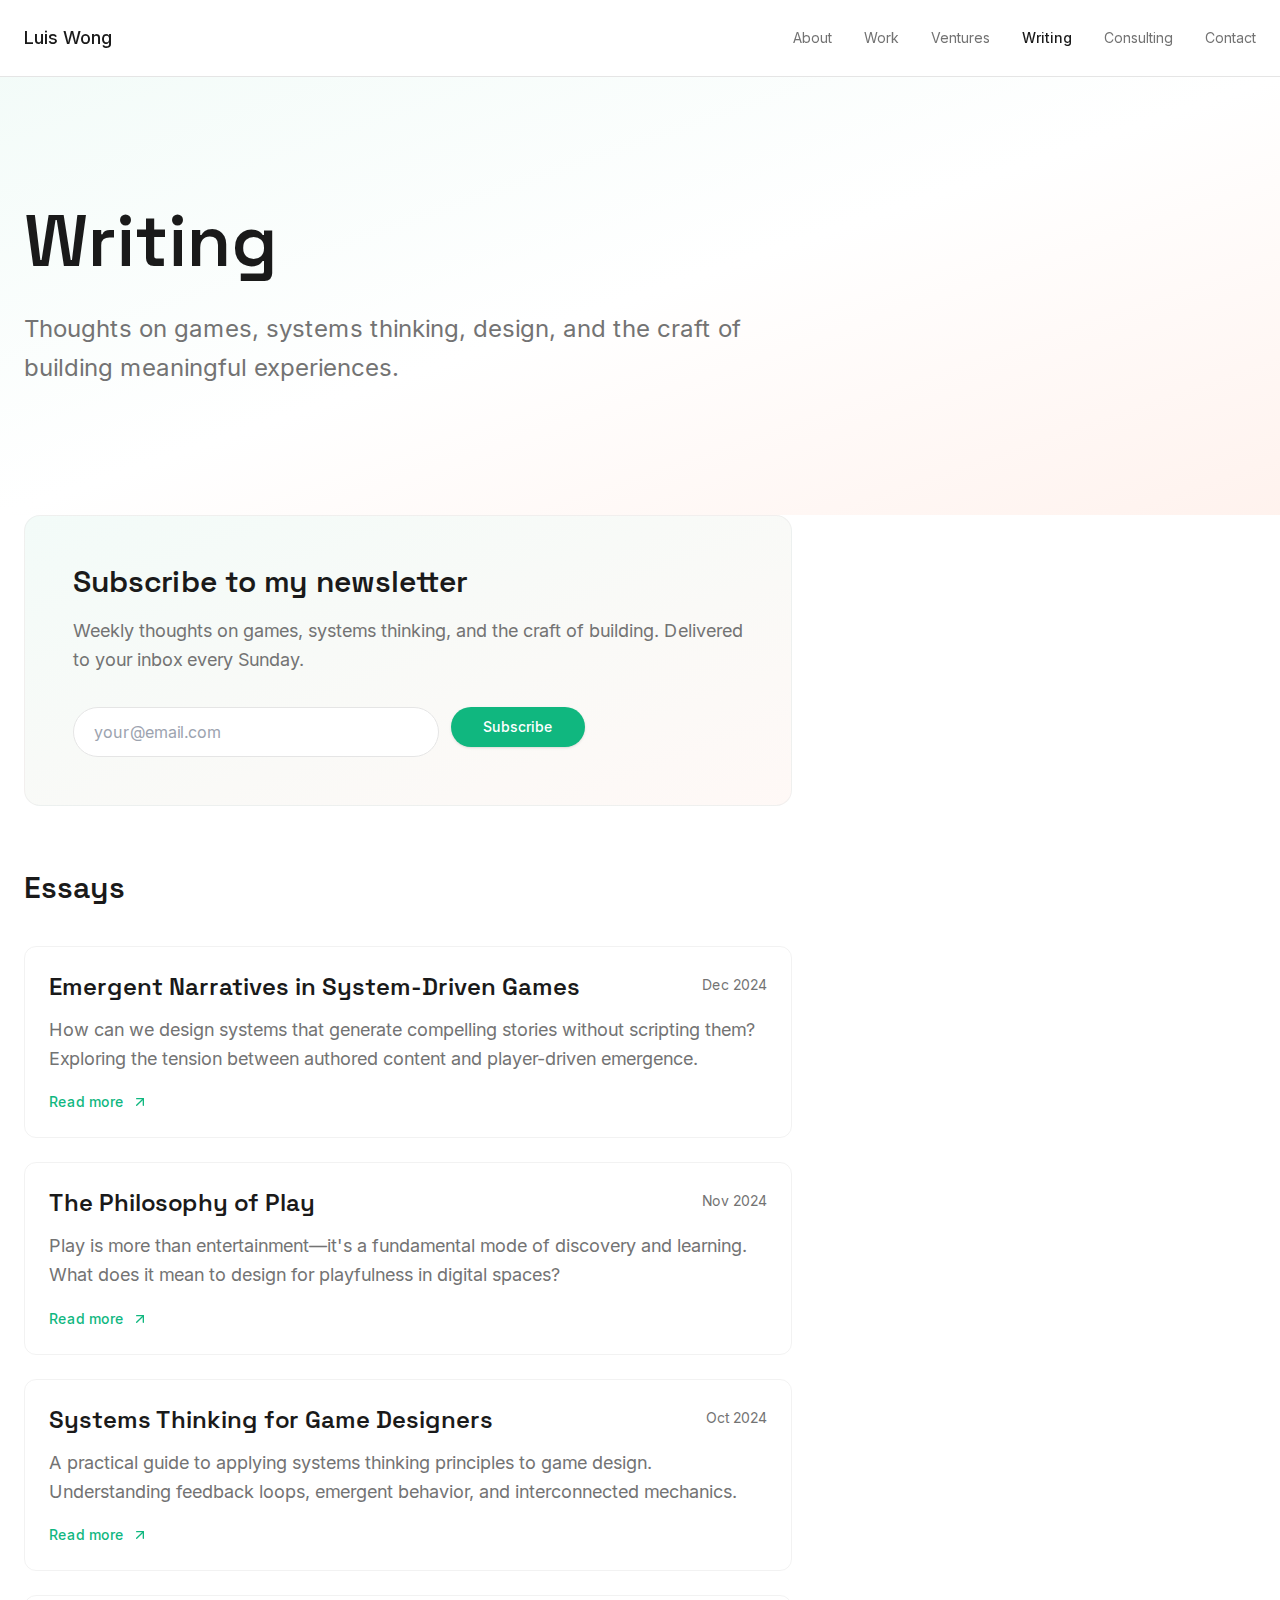
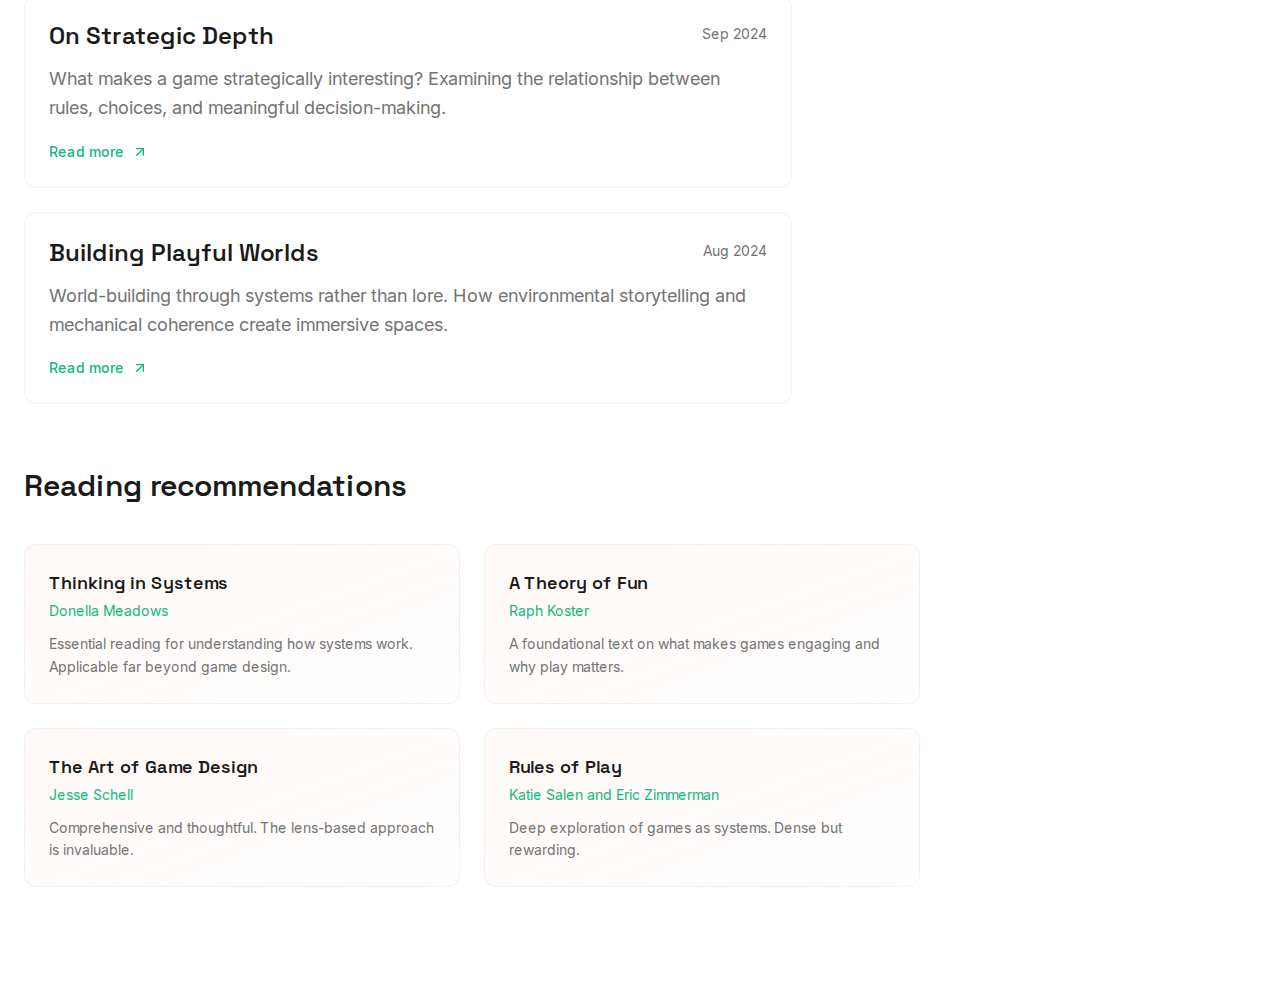
<file: writing/index.html>
<!DOCTYPE html><html lang="en" class="__variable_dd5b2f __variable_f367f3"><head><meta charSet="utf-8"/><meta name="viewport" content="width=device-width, initial-scale=1"/><link rel="stylesheet" href="/_next/static/css/582277db18481e3f.css" data-precedence="next"/><link rel="preload" as="script" fetchPriority="low" href="/_next/static/chunks/webpack-999675eb8b983015.js"/><script src="/_next/static/chunks/fd9d1056-2821b0f0cabcd8bd.js" async=""></script><script src="/_next/static/chunks/23-63e0bc4ab9c674c2.js" async=""></script><script src="/_next/static/chunks/main-app-e27c8d7eab8b39c2.js" async=""></script><script src="/_next/static/chunks/231-bea070b1ecddfbbc.js" async=""></script><script src="/_next/static/chunks/app/writing/page-aca84a0da01529d0.js" async=""></script><title>Luis Wong — Games, Technology, and Strategy</title><meta name="description" content="Creating playful experiences and original content, building ventures at the intersection of systems and play"/><meta name="generator" content="v0.app"/><script src="/_next/static/chunks/polyfills-78c92fac7aa8fdd8.js" noModule=""></script></head><body class="font-sans antialiased"><div class="min-h-screen"><nav class="border-b border-border backdrop-blur-sm bg-background/80 sticky top-0 z-50"><div class="container mx-auto px-6 py-6"><div class="flex items-center justify-between"><a class="text-lg font-medium" href="/">Luis Wong</a><div class="flex items-center gap-8"><a class="text-sm text-muted-foreground hover:text-foreground transition-colors" href="/about/">About</a><a class="text-sm text-muted-foreground hover:text-foreground transition-colors" href="/work/">Work</a><a class="text-sm text-muted-foreground hover:text-foreground transition-colors" href="/ventures/">Ventures</a><a class="text-sm font-medium text-foreground" href="/writing/">Writing</a><a class="text-sm text-muted-foreground hover:text-foreground transition-colors" href="/consulting/">Consulting</a><a class="text-sm text-muted-foreground hover:text-foreground transition-colors" href="/contact/">Contact</a></div></div></div></nav><section class="relative overflow-hidden"><div class="absolute inset-0 bg-gradient-to-br from-primary/5 via-background to-accent/10 -z-10"></div><div class="container mx-auto px-6 py-32"><h1 class="text-6xl md:text-7xl font-semibold mb-8 text-balance">Writing</h1><p class="text-2xl text-muted-foreground max-w-3xl leading-relaxed">Thoughts on games, systems thinking, design, and the craft of building meaningful experiences.</p></div></section><section class="container mx-auto px-6 pb-16"><div class="rounded-2xl overflow-hidden border border-border/50 bg-gradient-to-br from-primary/5 to-accent/5 p-8 md:p-12 max-w-3xl"><h2 class="text-3xl font-semibold mb-4">Subscribe to my newsletter</h2><p class="text-muted-foreground mb-8 leading-relaxed text-lg">Weekly thoughts on games, systems thinking, and the craft of building. Delivered to your inbox every Sunday.</p><form class="flex gap-3 max-w-lg"><input type="email" placeholder="your@email.com" class="flex-1 px-5 py-3 rounded-full border border-border bg-background focus:outline-none focus:ring-2 focus:ring-primary focus:border-transparent"/><button class="inline-flex items-center justify-center gap-2 whitespace-nowrap text-sm font-medium transition-all focus-visible:outline-none focus-visible:ring-1 focus-visible:ring-ring disabled:pointer-events-none disabled:opacity-50 text-primary-foreground shadow h-10 px-8 rounded-full bg-primary hover:bg-primary/90" type="submit">Subscribe</button></form></div></section><section class="container mx-auto px-6 pb-16"><h2 class="text-3xl font-semibold mb-10">Essays</h2><div class="space-y-6 max-w-3xl"><article class="group p-6 rounded-xl border border-border/50 hover:border-primary/30 transition-all hover:shadow-lg hover:shadow-primary/5"><div class="flex items-start justify-between gap-4 mb-3"><h3 class="text-2xl font-semibold group-hover:text-primary transition-colors">Emergent Narratives in System-Driven Games</h3><span class="text-sm text-muted-foreground whitespace-nowrap mt-1">Dec 2024</span></div><p class="text-muted-foreground leading-relaxed mb-4 text-lg">How can we design systems that generate compelling stories without scripting them? Exploring the tension between authored content and player-driven emergence.</p><a href="https://example.com" target="_blank" rel="noopener noreferrer" class="inline-flex items-center gap-2 text-sm font-medium text-primary hover:text-primary/80 transition-colors">Read more<svg xmlns="http://www.w3.org/2000/svg" width="24" height="24" viewBox="0 0 24 24" fill="none" stroke="currentColor" stroke-width="2" stroke-linecap="round" stroke-linejoin="round" class="lucide lucide-arrow-up-right w-4 h-4"><path d="M7 7h10v10"></path><path d="M7 17 17 7"></path></svg></a></article><article class="group p-6 rounded-xl border border-border/50 hover:border-primary/30 transition-all hover:shadow-lg hover:shadow-primary/5"><div class="flex items-start justify-between gap-4 mb-3"><h3 class="text-2xl font-semibold group-hover:text-primary transition-colors">The Philosophy of Play</h3><span class="text-sm text-muted-foreground whitespace-nowrap mt-1">Nov 2024</span></div><p class="text-muted-foreground leading-relaxed mb-4 text-lg">Play is more than entertainment—it&#x27;s a fundamental mode of discovery and learning. What does it mean to design for playfulness in digital spaces?</p><a href="https://example.com" target="_blank" rel="noopener noreferrer" class="inline-flex items-center gap-2 text-sm font-medium text-primary hover:text-primary/80 transition-colors">Read more<svg xmlns="http://www.w3.org/2000/svg" width="24" height="24" viewBox="0 0 24 24" fill="none" stroke="currentColor" stroke-width="2" stroke-linecap="round" stroke-linejoin="round" class="lucide lucide-arrow-up-right w-4 h-4"><path d="M7 7h10v10"></path><path d="M7 17 17 7"></path></svg></a></article><article class="group p-6 rounded-xl border border-border/50 hover:border-primary/30 transition-all hover:shadow-lg hover:shadow-primary/5"><div class="flex items-start justify-between gap-4 mb-3"><h3 class="text-2xl font-semibold group-hover:text-primary transition-colors">Systems Thinking for Game Designers</h3><span class="text-sm text-muted-foreground whitespace-nowrap mt-1">Oct 2024</span></div><p class="text-muted-foreground leading-relaxed mb-4 text-lg">A practical guide to applying systems thinking principles to game design. Understanding feedback loops, emergent behavior, and interconnected mechanics.</p><a href="https://example.com" target="_blank" rel="noopener noreferrer" class="inline-flex items-center gap-2 text-sm font-medium text-primary hover:text-primary/80 transition-colors">Read more<svg xmlns="http://www.w3.org/2000/svg" width="24" height="24" viewBox="0 0 24 24" fill="none" stroke="currentColor" stroke-width="2" stroke-linecap="round" stroke-linejoin="round" class="lucide lucide-arrow-up-right w-4 h-4"><path d="M7 7h10v10"></path><path d="M7 17 17 7"></path></svg></a></article><article class="group p-6 rounded-xl border border-border/50 hover:border-primary/30 transition-all hover:shadow-lg hover:shadow-primary/5"><div class="flex items-start justify-between gap-4 mb-3"><h3 class="text-2xl font-semibold group-hover:text-primary transition-colors">On Strategic Depth</h3><span class="text-sm text-muted-foreground whitespace-nowrap mt-1">Sep 2024</span></div><p class="text-muted-foreground leading-relaxed mb-4 text-lg">What makes a game strategically interesting? Examining the relationship between rules, choices, and meaningful decision-making.</p><a href="https://example.com" target="_blank" rel="noopener noreferrer" class="inline-flex items-center gap-2 text-sm font-medium text-primary hover:text-primary/80 transition-colors">Read more<svg xmlns="http://www.w3.org/2000/svg" width="24" height="24" viewBox="0 0 24 24" fill="none" stroke="currentColor" stroke-width="2" stroke-linecap="round" stroke-linejoin="round" class="lucide lucide-arrow-up-right w-4 h-4"><path d="M7 7h10v10"></path><path d="M7 17 17 7"></path></svg></a></article><article class="group p-6 rounded-xl border border-border/50 hover:border-primary/30 transition-all hover:shadow-lg hover:shadow-primary/5"><div class="flex items-start justify-between gap-4 mb-3"><h3 class="text-2xl font-semibold group-hover:text-primary transition-colors">Building Playful Worlds</h3><span class="text-sm text-muted-foreground whitespace-nowrap mt-1">Aug 2024</span></div><p class="text-muted-foreground leading-relaxed mb-4 text-lg">World-building through systems rather than lore. How environmental storytelling and mechanical coherence create immersive spaces.</p><a href="https://example.com" target="_blank" rel="noopener noreferrer" class="inline-flex items-center gap-2 text-sm font-medium text-primary hover:text-primary/80 transition-colors">Read more<svg xmlns="http://www.w3.org/2000/svg" width="24" height="24" viewBox="0 0 24 24" fill="none" stroke="currentColor" stroke-width="2" stroke-linecap="round" stroke-linejoin="round" class="lucide lucide-arrow-up-right w-4 h-4"><path d="M7 7h10v10"></path><path d="M7 17 17 7"></path></svg></a></article></div></section><section class="container mx-auto px-6 pb-24"><h2 class="text-3xl font-semibold mb-10">Reading recommendations</h2><div class="grid md:grid-cols-2 gap-6 max-w-4xl"><div class="p-6 rounded-xl border border-border/50 bg-gradient-to-br from-accent/5 to-transparent hover:border-accent/30 transition-all"><h3 class="font-semibold text-lg mb-1">Thinking in Systems</h3><p class="text-sm text-primary mb-3">Donella Meadows</p><p class="text-muted-foreground text-sm leading-relaxed">Essential reading for understanding how systems work. Applicable far beyond game design.</p></div><div class="p-6 rounded-xl border border-border/50 bg-gradient-to-br from-accent/5 to-transparent hover:border-accent/30 transition-all"><h3 class="font-semibold text-lg mb-1">A Theory of Fun</h3><p class="text-sm text-primary mb-3">Raph Koster</p><p class="text-muted-foreground text-sm leading-relaxed">A foundational text on what makes games engaging and why play matters.</p></div><div class="p-6 rounded-xl border border-border/50 bg-gradient-to-br from-accent/5 to-transparent hover:border-accent/30 transition-all"><h3 class="font-semibold text-lg mb-1">The Art of Game Design</h3><p class="text-sm text-primary mb-3">Jesse Schell</p><p class="text-muted-foreground text-sm leading-relaxed">Comprehensive and thoughtful. The lens-based approach is invaluable.</p></div><div class="p-6 rounded-xl border border-border/50 bg-gradient-to-br from-accent/5 to-transparent hover:border-accent/30 transition-all"><h3 class="font-semibold text-lg mb-1">Rules of Play</h3><p class="text-sm text-primary mb-3">Katie Salen and Eric Zimmerman</p><p class="text-muted-foreground text-sm leading-relaxed">Deep exploration of games as systems. Dense but rewarding.</p></div></div></section></div><script src="/_next/static/chunks/webpack-999675eb8b983015.js" async=""></script><script>(self.__next_f=self.__next_f||[]).push([0]);self.__next_f.push([2,null])</script><script>self.__next_f.push([1,"1:HL[\"/_next/static/css/582277db18481e3f.css\",\"style\"]\n"])</script><script>self.__next_f.push([1,"2:I[5751,[],\"\"]\n4:I[231,[\"231\",\"static/chunks/231-bea070b1ecddfbbc.js\",\"62\",\"static/chunks/app/writing/page-aca84a0da01529d0.js\"],\"\"]\n5:I[9275,[],\"\"]\n6:I[1343,[],\"\"]\n8:I[6130,[],\"\"]\n9:[]\n"])</script><script>self.__next_f.push([1,"0:[[[\"$\",\"link\",\"0\",{\"rel\":\"stylesheet\",\"href\":\"/_next/static/css/582277db18481e3f.css\",\"precedence\":\"next\",\"crossOrigin\":\"$undefined\"}]],[\"$\",\"$L2\",null,{\"buildId\":\"roWOgIRD_m6DKUkQL7-TU\",\"assetPrefix\":\"\",\"initialCanonicalUrl\":\"/writing/\",\"initialTree\":[\"\",{\"children\":[\"writing\",{\"children\":[\"__PAGE__\",{}]}]},\"$undefined\",\"$undefined\",true],\"initialSeedData\":[\"\",{\"children\":[\"writing\",{\"children\":[\"__PAGE__\",{},[[\"$L3\",[\"$\",\"div\",null,{\"className\":\"min-h-screen\",\"children\":[[\"$\",\"nav\",null,{\"className\":\"border-b border-border backdrop-blur-sm bg-background/80 sticky top-0 z-50\",\"children\":[\"$\",\"div\",null,{\"className\":\"container mx-auto px-6 py-6\",\"children\":[\"$\",\"div\",null,{\"className\":\"flex items-center justify-between\",\"children\":[[\"$\",\"$L4\",null,{\"href\":\"/\",\"className\":\"text-lg font-medium\",\"children\":\"Luis Wong\"}],[\"$\",\"div\",null,{\"className\":\"flex items-center gap-8\",\"children\":[[\"$\",\"$L4\",null,{\"href\":\"/about\",\"className\":\"text-sm text-muted-foreground hover:text-foreground transition-colors\",\"children\":\"About\"}],[\"$\",\"$L4\",null,{\"href\":\"/work\",\"className\":\"text-sm text-muted-foreground hover:text-foreground transition-colors\",\"children\":\"Work\"}],[\"$\",\"$L4\",null,{\"href\":\"/ventures\",\"className\":\"text-sm text-muted-foreground hover:text-foreground transition-colors\",\"children\":\"Ventures\"}],[\"$\",\"$L4\",null,{\"href\":\"/writing\",\"className\":\"text-sm font-medium text-foreground\",\"children\":\"Writing\"}],[\"$\",\"$L4\",null,{\"href\":\"/consulting\",\"className\":\"text-sm text-muted-foreground hover:text-foreground transition-colors\",\"children\":\"Consulting\"}],[\"$\",\"$L4\",null,{\"href\":\"/contact\",\"className\":\"text-sm text-muted-foreground hover:text-foreground transition-colors\",\"children\":\"Contact\"}]]}]]}]}]}],[\"$\",\"section\",null,{\"className\":\"relative overflow-hidden\",\"children\":[[\"$\",\"div\",null,{\"className\":\"absolute inset-0 bg-gradient-to-br from-primary/5 via-background to-accent/10 -z-10\"}],[\"$\",\"div\",null,{\"className\":\"container mx-auto px-6 py-32\",\"children\":[[\"$\",\"h1\",null,{\"className\":\"text-6xl md:text-7xl font-semibold mb-8 text-balance\",\"children\":\"Writing\"}],[\"$\",\"p\",null,{\"className\":\"text-2xl text-muted-foreground max-w-3xl leading-relaxed\",\"children\":\"Thoughts on games, systems thinking, design, and the craft of building meaningful experiences.\"}]]}]]}],[\"$\",\"section\",null,{\"className\":\"container mx-auto px-6 pb-16\",\"children\":[\"$\",\"div\",null,{\"className\":\"rounded-2xl overflow-hidden border border-border/50 bg-gradient-to-br from-primary/5 to-accent/5 p-8 md:p-12 max-w-3xl\",\"children\":[[\"$\",\"h2\",null,{\"className\":\"text-3xl font-semibold mb-4\",\"children\":\"Subscribe to my newsletter\"}],[\"$\",\"p\",null,{\"className\":\"text-muted-foreground mb-8 leading-relaxed text-lg\",\"children\":\"Weekly thoughts on games, systems thinking, and the craft of building. Delivered to your inbox every Sunday.\"}],[\"$\",\"form\",null,{\"className\":\"flex gap-3 max-w-lg\",\"children\":[[\"$\",\"input\",null,{\"type\":\"email\",\"placeholder\":\"your@email.com\",\"className\":\"flex-1 px-5 py-3 rounded-full border border-border bg-background focus:outline-none focus:ring-2 focus:ring-primary focus:border-transparent\"}],[\"$\",\"button\",null,{\"className\":\"inline-flex items-center justify-center gap-2 whitespace-nowrap text-sm font-medium transition-all focus-visible:outline-none focus-visible:ring-1 focus-visible:ring-ring disabled:pointer-events-none disabled:opacity-50 text-primary-foreground shadow h-10 px-8 rounded-full bg-primary hover:bg-primary/90\",\"type\":\"submit\",\"children\":\"Subscribe\"}]]}]]}]}],[\"$\",\"section\",null,{\"className\":\"container mx-auto px-6 pb-16\",\"children\":[[\"$\",\"h2\",null,{\"className\":\"text-3xl font-semibold mb-10\",\"children\":\"Essays\"}],[\"$\",\"div\",null,{\"className\":\"space-y-6 max-w-3xl\",\"children\":[[\"$\",\"article\",\"Emergent Narratives in System-Driven Games\",{\"className\":\"group p-6 rounded-xl border border-border/50 hover:border-primary/30 transition-all hover:shadow-lg hover:shadow-primary/5\",\"children\":[[\"$\",\"div\",null,{\"className\":\"flex items-start justify-between gap-4 mb-3\",\"children\":[[\"$\",\"h3\",null,{\"className\":\"text-2xl font-semibold group-hover:text-primary transition-colors\",\"children\":\"Emergent Narratives in System-Driven Games\"}],[\"$\",\"span\",null,{\"className\":\"text-sm text-muted-foreground whitespace-nowrap mt-1\",\"children\":\"Dec 2024\"}]]}],[\"$\",\"p\",null,{\"className\":\"text-muted-foreground leading-relaxed mb-4 text-lg\",\"children\":\"How can we design systems that generate compelling stories without scripting them? Exploring the tension between authored content and player-driven emergence.\"}],[\"$\",\"a\",null,{\"href\":\"https://example.com\",\"target\":\"_blank\",\"rel\":\"noopener noreferrer\",\"className\":\"inline-flex items-center gap-2 text-sm font-medium text-primary hover:text-primary/80 transition-colors\",\"children\":[\"Read more\",[\"$\",\"svg\",null,{\"xmlns\":\"http://www.w3.org/2000/svg\",\"width\":24,\"height\":24,\"viewBox\":\"0 0 24 24\",\"fill\":\"none\",\"stroke\":\"currentColor\",\"strokeWidth\":2,\"strokeLinecap\":\"round\",\"strokeLinejoin\":\"round\",\"className\":\"lucide lucide-arrow-up-right w-4 h-4\",\"children\":[[\"$\",\"path\",\"1tivn9\",{\"d\":\"M7 7h10v10\"}],[\"$\",\"path\",\"1vkiza\",{\"d\":\"M7 17 17 7\"}],\"$undefined\"]}]]}]]}],[\"$\",\"article\",\"The Philosophy of Play\",{\"className\":\"group p-6 rounded-xl border border-border/50 hover:border-primary/30 transition-all hover:shadow-lg hover:shadow-primary/5\",\"children\":[[\"$\",\"div\",null,{\"className\":\"flex items-start justify-between gap-4 mb-3\",\"children\":[[\"$\",\"h3\",null,{\"className\":\"text-2xl font-semibold group-hover:text-primary transition-colors\",\"children\":\"The Philosophy of Play\"}],[\"$\",\"span\",null,{\"className\":\"text-sm text-muted-foreground whitespace-nowrap mt-1\",\"children\":\"Nov 2024\"}]]}],[\"$\",\"p\",null,{\"className\":\"text-muted-foreground leading-relaxed mb-4 text-lg\",\"children\":\"Play is more than entertainment—it's a fundamental mode of discovery and learning. What does it mean to design for playfulness in digital spaces?\"}],[\"$\",\"a\",null,{\"href\":\"https://example.com\",\"target\":\"_blank\",\"rel\":\"noopener noreferrer\",\"className\":\"inline-flex items-center gap-2 text-sm font-medium text-primary hover:text-primary/80 transition-colors\",\"children\":[\"Read more\",[\"$\",\"svg\",null,{\"xmlns\":\"http://www.w3.org/2000/svg\",\"width\":24,\"height\":24,\"viewBox\":\"0 0 24 24\",\"fill\":\"none\",\"stroke\":\"currentColor\",\"strokeWidth\":2,\"strokeLinecap\":\"round\",\"strokeLinejoin\":\"round\",\"className\":\"lucide lucide-arrow-up-right w-4 h-4\",\"children\":[[\"$\",\"path\",\"1tivn9\",{\"d\":\"M7 7h10v10\"}],[\"$\",\"path\",\"1vkiza\",{\"d\":\"M7 17 17 7\"}],\"$undefined\"]}]]}]]}],[\"$\",\"article\",\"Systems Thinking for Game Designers\",{\"className\":\"group p-6 rounded-xl border border-border/50 hover:border-primary/30 transition-all hover:shadow-lg hover:shadow-primary/5\",\"children\":[[\"$\",\"div\",null,{\"className\":\"flex items-start justify-between gap-4 mb-3\",\"children\":[[\"$\",\"h3\",null,{\"className\":\"text-2xl font-semibold group-hover:text-primary transition-colors\",\"children\":\"Systems Thinking for Game Designers\"}],[\"$\",\"span\",null,{\"className\":\"text-sm text-muted-foreground whitespace-nowrap mt-1\",\"children\":\"Oct 2024\"}]]}],[\"$\",\"p\",null,{\"className\":\"text-muted-foreground leading-relaxed mb-4 text-lg\",\"children\":\"A practical guide to applying systems thinking principles to game design. Understanding feedback loops, emergent behavior, and interconnected mechanics.\"}],[\"$\",\"a\",null,{\"href\":\"https://example.com\",\"target\":\"_blank\",\"rel\":\"noopener noreferrer\",\"className\":\"inline-flex items-center gap-2 text-sm font-medium text-primary hover:text-primary/80 transition-colors\",\"children\":[\"Read more\",[\"$\",\"svg\",null,{\"xmlns\":\"http://www.w3.org/2000/svg\",\"width\":24,\"height\":24,\"viewBox\":\"0 0 24 24\",\"fill\":\"none\",\"stroke\":\"currentColor\",\"strokeWidth\":2,\"strokeLinecap\":\"round\",\"strokeLinejoin\":\"round\",\"className\":\"lucide lucide-arrow-up-right w-4 h-4\",\"children\":[[\"$\",\"path\",\"1tivn9\",{\"d\":\"M7 7h10v10\"}],[\"$\",\"path\",\"1vkiza\",{\"d\":\"M7 17 17 7\"}],\"$undefined\"]}]]}]]}],[\"$\",\"article\",\"On Strategic Depth\",{\"className\":\"group p-6 rounded-xl border border-border/50 hover:border-primary/30 transition-all hover:shadow-lg hover:shadow-primary/5\",\"children\":[[\"$\",\"div\",null,{\"className\":\"flex items-start justify-between gap-4 mb-3\",\"children\":[[\"$\",\"h3\",null,{\"className\":\"text-2xl font-semibold group-hover:text-primary transition-colors\",\"children\":\"On Strategic Depth\"}],[\"$\",\"span\",null,{\"className\":\"text-sm text-muted-foreground whitespace-nowrap mt-1\",\"children\":\"Sep 2024\"}]]}],[\"$\",\"p\",null,{\"className\":\"text-muted-foreground leading-relaxed mb-4 text-lg\",\"children\":\"What makes a game strategically interesting? Examining the relationship between rules, choices, and meaningful decision-making.\"}],[\"$\",\"a\",null,{\"href\":\"https://example.com\",\"target\":\"_blank\",\"rel\":\"noopener noreferrer\",\"className\":\"inline-flex items-center gap-2 text-sm font-medium text-primary hover:text-primary/80 transition-colors\",\"children\":[\"Read more\",[\"$\",\"svg\",null,{\"xmlns\":\"http://www.w3.org/2000/svg\",\"width\":24,\"height\":24,\"viewBox\":\"0 0 24 24\",\"fill\":\"none\",\"stroke\":\"currentColor\",\"strokeWidth\":2,\"strokeLinecap\":\"round\",\"strokeLinejoin\":\"round\",\"className\":\"lucide lucide-arrow-up-right w-4 h-4\",\"children\":[[\"$\",\"path\",\"1tivn9\",{\"d\":\"M7 7h10v10\"}],[\"$\",\"path\",\"1vkiza\",{\"d\":\"M7 17 17 7\"}],\"$undefined\"]}]]}]]}],[\"$\",\"article\",\"Building Playful Worlds\",{\"className\":\"group p-6 rounded-xl border border-border/50 hover:border-primary/30 transition-all hover:shadow-lg hover:shadow-primary/5\",\"children\":[[\"$\",\"div\",null,{\"className\":\"flex items-start justify-between gap-4 mb-3\",\"children\":[[\"$\",\"h3\",null,{\"className\":\"text-2xl font-semibold group-hover:text-primary transition-colors\",\"children\":\"Building Playful Worlds\"}],[\"$\",\"span\",null,{\"className\":\"text-sm text-muted-foreground whitespace-nowrap mt-1\",\"children\":\"Aug 2024\"}]]}],[\"$\",\"p\",null,{\"className\":\"text-muted-foreground leading-relaxed mb-4 text-lg\",\"children\":\"World-building through systems rather than lore. How environmental storytelling and mechanical coherence create immersive spaces.\"}],[\"$\",\"a\",null,{\"href\":\"https://example.com\",\"target\":\"_blank\",\"rel\":\"noopener noreferrer\",\"className\":\"inline-flex items-center gap-2 text-sm font-medium text-primary hover:text-primary/80 transition-colors\",\"children\":[\"Read more\",[\"$\",\"svg\",null,{\"xmlns\":\"http://www.w3.org/2000/svg\",\"width\":24,\"height\":24,\"viewBox\":\"0 0 24 24\",\"fill\":\"none\",\"stroke\":\"currentColor\",\"strokeWidth\":2,\"strokeLinecap\":\"round\",\"strokeLinejoin\":\"round\",\"className\":\"lucide lucide-arrow-up-right w-4 h-4\",\"children\":[[\"$\",\"path\",\"1tivn9\",{\"d\":\"M7 7h10v10\"}],[\"$\",\"path\",\"1vkiza\",{\"d\":\"M7 17 17 7\"}],\"$undefined\"]}]]}]]}]]}]]}],[\"$\",\"section\",null,{\"className\":\"container mx-auto px-6 pb-24\",\"children\":[[\"$\",\"h2\",null,{\"className\":\"text-3xl font-semibold mb-10\",\"children\":\"Reading recommendations\"}],[\"$\",\"div\",null,{\"className\":\"grid md:grid-cols-2 gap-6 max-w-4xl\",\"children\":[[\"$\",\"div\",\"Thinking in Systems\",{\"className\":\"p-6 rounded-xl border border-border/50 bg-gradient-to-br from-accent/5 to-transparent hover:border-accent/30 transition-all\",\"children\":[[\"$\",\"h3\",null,{\"className\":\"font-semibold text-lg mb-1\",\"children\":\"Thinking in Systems\"}],[\"$\",\"p\",null,{\"className\":\"text-sm text-primary mb-3\",\"children\":\"Donella Meadows\"}],[\"$\",\"p\",null,{\"className\":\"text-muted-foreground text-sm leading-relaxed\",\"children\":\"Essential reading for understanding how systems work. Applicable far beyond game design.\"}]]}],[\"$\",\"div\",\"A Theory of Fun\",{\"className\":\"p-6 rounded-xl border border-border/50 bg-gradient-to-br from-accent/5 to-transparent hover:border-accent/30 transition-all\",\"children\":[[\"$\",\"h3\",null,{\"className\":\"font-semibold text-lg mb-1\",\"children\":\"A Theory of Fun\"}],[\"$\",\"p\",null,{\"className\":\"text-sm text-primary mb-3\",\"children\":\"Raph Koster\"}],[\"$\",\"p\",null,{\"className\":\"text-muted-foreground text-sm leading-relaxed\",\"children\":\"A foundational text on what makes games engaging and why play matters.\"}]]}],[\"$\",\"div\",\"The Art of Game Design\",{\"className\":\"p-6 rounded-xl border border-border/50 bg-gradient-to-br from-accent/5 to-transparent hover:border-accent/30 transition-all\",\"children\":[[\"$\",\"h3\",null,{\"className\":\"font-semibold text-lg mb-1\",\"children\":\"The Art of Game Design\"}],[\"$\",\"p\",null,{\"className\":\"text-sm text-primary mb-3\",\"children\":\"Jesse Schell\"}],[\"$\",\"p\",null,{\"className\":\"text-muted-foreground text-sm leading-relaxed\",\"children\":\"Comprehensive and thoughtful. The lens-based approach is invaluable.\"}]]}],[\"$\",\"div\",\"Rules of Play\",{\"className\":\"p-6 rounded-xl border border-border/50 bg-gradient-to-br from-accent/5 to-transparent hover:border-accent/30 transition-all\",\"children\":[[\"$\",\"h3\",null,{\"className\":\"font-semibold text-lg mb-1\",\"children\":\"Rules of Play\"}],[\"$\",\"p\",null,{\"className\":\"text-sm text-primary mb-3\",\"children\":\"Katie Salen and Eric Zimmerman\"}],[\"$\",\"p\",null,{\"className\":\"text-muted-foreground text-sm leading-relaxed\",\"children\":\"Deep exploration of games as systems. Dense but rewarding.\"}]]}]]}]]}]]}]],null],null]},[\"$\",\"$L5\",null,{\"parallelRouterKey\":\"children\",\"segmentPath\":[\"children\",\"writing\",\"children\"],\"error\":\"$undefined\",\"errorStyles\":\"$undefined\",\"errorScripts\":\"$undefined\",\"template\":[\"$\",\"$L6\",null,{}],\"templateStyles\":\"$undefined\",\"templateScripts\":\"$undefined\",\"notFound\":\"$undefined\",\"notFoundStyles\":\"$undefined\",\"styles\":null}],null]},[[\"$\",\"html\",null,{\"lang\":\"en\",\"className\":\"__variable_dd5b2f __variable_f367f3\",\"children\":[\"$\",\"body\",null,{\"className\":\"font-sans antialiased\",\"children\":[\"$\",\"$L5\",null,{\"parallelRouterKey\":\"children\",\"segmentPath\":[\"children\"],\"error\":\"$undefined\",\"errorStyles\":\"$undefined\",\"errorScripts\":\"$undefined\",\"template\":[\"$\",\"$L6\",null,{}],\"templateStyles\":\"$undefined\",\"templateScripts\":\"$undefined\",\"notFound\":[[\"$\",\"title\",null,{\"children\":\"404: This page could not be found.\"}],[\"$\",\"div\",null,{\"style\":{\"fontFamily\":\"system-ui,\\\"Segoe UI\\\",Roboto,Helvetica,Arial,sans-serif,\\\"Apple Color Emoji\\\",\\\"Segoe UI Emoji\\\"\",\"height\":\"100vh\",\"textAlign\":\"center\",\"display\":\"flex\",\"flexDirection\":\"column\",\"alignItems\":\"center\",\"justifyContent\":\"center\"},\"children\":[\"$\",\"div\",null,{\"children\":[[\"$\",\"style\",null,{\"dangerouslySetInnerHTML\":{\"__html\":\"body{color:#000;background:#fff;margin:0}.next-error-h1{border-right:1px solid rgba(0,0,0,.3)}@media (prefers-color-scheme:dark){body{color:#fff;background:#000}.next-error-h1{border-right:1px solid rgba(255,255,255,.3)}}\"}}],[\"$\",\"h1\",null,{\"className\":\"next-error-h1\",\"style\":{\"display\":\"inline-block\",\"margin\":\"0 20px 0 0\",\"padding\":\"0 23px 0 0\",\"fontSize\":24,\"fontWeight\":500,\"verticalAlign\":\"top\",\"lineHeight\":\"49px\"},\"children\":\"404\"}],[\"$\",\"div\",null,{\"style\":{\"display\":\"inline-block\"},\"children\":[\"$\",\"h2\",null,{\"style\":{\"fontSize\":14,\"fontWeight\":400,\"lineHeight\":\"49px\",\"margin\":0},\"children\":\"This page could not be found.\"}]}]]}]}]],\"notFoundStyles\":[],\"styles\":null}]}]}],null],null],\"couldBeIntercepted\":false,\"initialHead\":[null,\"$L7\"],\"globalErrorComponent\":\"$8\",\"missingSlots\":\"$W9\"}]]\n"])</script><script>self.__next_f.push([1,"7:[[\"$\",\"meta\",\"0\",{\"name\":\"viewport\",\"content\":\"width=device-width, initial-scale=1\"}],[\"$\",\"meta\",\"1\",{\"charSet\":\"utf-8\"}],[\"$\",\"title\",\"2\",{\"children\":\"Luis Wong — Games, Technology, and Strategy\"}],[\"$\",\"meta\",\"3\",{\"name\":\"description\",\"content\":\"Creating playful experiences and original content, building ventures at the intersection of systems and play\"}],[\"$\",\"meta\",\"4\",{\"name\":\"generator\",\"content\":\"v0.app\"}]]\n3:null\n"])</script></body></html>
</file>
<file: _next/static/css/582277db18481e3f.css>
@font-face{font-family:__Space_Grotesk_dd5b2f;font-style:normal;font-weight:300 700;font-display:swap;src:url(/_next/static/media/e1aab0933260df4d-s.woff2) format("woff2");unicode-range:u+0102-0103,u+0110-0111,u+0128-0129,u+0168-0169,u+01a0-01a1,u+01af-01b0,u+0300-0301,u+0303-0304,u+0308-0309,u+0323,u+0329,u+1ea0-1ef9,u+20ab}@font-face{font-family:__Space_Grotesk_dd5b2f;font-style:normal;font-weight:300 700;font-display:swap;src:url(/_next/static/media/b7387a63dd068245-s.woff2) format("woff2");unicode-range:u+0100-02ba,u+02bd-02c5,u+02c7-02cc,u+02ce-02d7,u+02dd-02ff,u+0304,u+0308,u+0329,u+1d00-1dbf,u+1e00-1e9f,u+1ef2-1eff,u+2020,u+20a0-20ab,u+20ad-20c0,u+2113,u+2c60-2c7f,u+a720-a7ff}@font-face{font-family:__Space_Grotesk_dd5b2f;font-style:normal;font-weight:300 700;font-display:swap;src:url(/_next/static/media/36966cca54120369-s.p.woff2) format("woff2");unicode-range:u+00??,u+0131,u+0152-0153,u+02bb-02bc,u+02c6,u+02da,u+02dc,u+0304,u+0308,u+0329,u+2000-206f,u+20ac,u+2122,u+2191,u+2193,u+2212,u+2215,u+feff,u+fffd}@font-face{font-family:__Space_Grotesk_Fallback_dd5b2f;src:local("Arial");ascent-override:89.71%;descent-override:26.62%;line-gap-override:0.00%;size-adjust:109.69%}.__className_dd5b2f{font-family:__Space_Grotesk_dd5b2f,__Space_Grotesk_Fallback_dd5b2f;font-style:normal}.__variable_dd5b2f{--font-space-grotesk:"__Space_Grotesk_dd5b2f","__Space_Grotesk_Fallback_dd5b2f"}@font-face{font-family:__Inter_f367f3;font-style:normal;font-weight:100 900;font-display:swap;src:url(/_next/static/media/ba9851c3c22cd980-s.woff2) format("woff2");unicode-range:u+0460-052f,u+1c80-1c8a,u+20b4,u+2de0-2dff,u+a640-a69f,u+fe2e-fe2f}@font-face{font-family:__Inter_f367f3;font-style:normal;font-weight:100 900;font-display:swap;src:url(/_next/static/media/21350d82a1f187e9-s.woff2) format("woff2");unicode-range:u+0301,u+0400-045f,u+0490-0491,u+04b0-04b1,u+2116}@font-face{font-family:__Inter_f367f3;font-style:normal;font-weight:100 900;font-display:swap;src:url(/_next/static/media/c5fe6dc8356a8c31-s.woff2) format("woff2");unicode-range:u+1f??}@font-face{font-family:__Inter_f367f3;font-style:normal;font-weight:100 900;font-display:swap;src:url(/_next/static/media/19cfc7226ec3afaa-s.woff2) format("woff2");unicode-range:u+0370-0377,u+037a-037f,u+0384-038a,u+038c,u+038e-03a1,u+03a3-03ff}@font-face{font-family:__Inter_f367f3;font-style:normal;font-weight:100 900;font-display:swap;src:url(/_next/static/media/df0a9ae256c0569c-s.woff2) format("woff2");unicode-range:u+0102-0103,u+0110-0111,u+0128-0129,u+0168-0169,u+01a0-01a1,u+01af-01b0,u+0300-0301,u+0303-0304,u+0308-0309,u+0323,u+0329,u+1ea0-1ef9,u+20ab}@font-face{font-family:__Inter_f367f3;font-style:normal;font-weight:100 900;font-display:swap;src:url(/_next/static/media/8e9860b6e62d6359-s.woff2) format("woff2");unicode-range:u+0100-02ba,u+02bd-02c5,u+02c7-02cc,u+02ce-02d7,u+02dd-02ff,u+0304,u+0308,u+0329,u+1d00-1dbf,u+1e00-1e9f,u+1ef2-1eff,u+2020,u+20a0-20ab,u+20ad-20c0,u+2113,u+2c60-2c7f,u+a720-a7ff}@font-face{font-family:__Inter_f367f3;font-style:normal;font-weight:100 900;font-display:swap;src:url(/_next/static/media/e4af272ccee01ff0-s.p.woff2) format("woff2");unicode-range:u+00??,u+0131,u+0152-0153,u+02bb-02bc,u+02c6,u+02da,u+02dc,u+0304,u+0308,u+0329,u+2000-206f,u+20ac,u+2122,u+2191,u+2193,u+2212,u+2215,u+feff,u+fffd}@font-face{font-family:__Inter_Fallback_f367f3;src:local("Arial");ascent-override:90.49%;descent-override:22.56%;line-gap-override:0.00%;size-adjust:107.06%}.__className_f367f3{font-family:__Inter_f367f3,__Inter_Fallback_f367f3;font-style:normal}.__variable_f367f3{--font-inter:"__Inter_f367f3","__Inter_Fallback_f367f3"}*,:after,:before{--tw-border-spacing-x:0;--tw-border-spacing-y:0;--tw-translate-x:0;--tw-translate-y:0;--tw-rotate:0;--tw-skew-x:0;--tw-skew-y:0;--tw-scale-x:1;--tw-scale-y:1;--tw-pan-x: ;--tw-pan-y: ;--tw-pinch-zoom: ;--tw-scroll-snap-strictness:proximity;--tw-gradient-from-position: ;--tw-gradient-via-position: ;--tw-gradient-to-position: ;--tw-ordinal: ;--tw-slashed-zero: ;--tw-numeric-figure: ;--tw-numeric-spacing: ;--tw-numeric-fraction: ;--tw-ring-inset: ;--tw-ring-offset-width:0px;--tw-ring-offset-color:#fff;--tw-ring-color:rgba(59,130,246,.5);--tw-ring-offset-shadow:0 0 #0000;--tw-ring-shadow:0 0 #0000;--tw-shadow:0 0 #0000;--tw-shadow-colored:0 0 #0000;--tw-blur: ;--tw-brightness: ;--tw-contrast: ;--tw-grayscale: ;--tw-hue-rotate: ;--tw-invert: ;--tw-saturate: ;--tw-sepia: ;--tw-drop-shadow: ;--tw-backdrop-blur: ;--tw-backdrop-brightness: ;--tw-backdrop-contrast: ;--tw-backdrop-grayscale: ;--tw-backdrop-hue-rotate: ;--tw-backdrop-invert: ;--tw-backdrop-opacity: ;--tw-backdrop-saturate: ;--tw-backdrop-sepia: ;--tw-contain-size: ;--tw-contain-layout: ;--tw-contain-paint: ;--tw-contain-style: }::backdrop{--tw-border-spacing-x:0;--tw-border-spacing-y:0;--tw-translate-x:0;--tw-translate-y:0;--tw-rotate:0;--tw-skew-x:0;--tw-skew-y:0;--tw-scale-x:1;--tw-scale-y:1;--tw-pan-x: ;--tw-pan-y: ;--tw-pinch-zoom: ;--tw-scroll-snap-strictness:proximity;--tw-gradient-from-position: ;--tw-gradient-via-position: ;--tw-gradient-to-position: ;--tw-ordinal: ;--tw-slashed-zero: ;--tw-numeric-figure: ;--tw-numeric-spacing: ;--tw-numeric-fraction: ;--tw-ring-inset: ;--tw-ring-offset-width:0px;--tw-ring-offset-color:#fff;--tw-ring-color:rgba(59,130,246,.5);--tw-ring-offset-shadow:0 0 #0000;--tw-ring-shadow:0 0 #0000;--tw-shadow:0 0 #0000;--tw-shadow-colored:0 0 #0000;--tw-blur: ;--tw-brightness: ;--tw-contrast: ;--tw-grayscale: ;--tw-hue-rotate: ;--tw-invert: ;--tw-saturate: ;--tw-sepia: ;--tw-drop-shadow: ;--tw-backdrop-blur: ;--tw-backdrop-brightness: ;--tw-backdrop-contrast: ;--tw-backdrop-grayscale: ;--tw-backdrop-hue-rotate: ;--tw-backdrop-invert: ;--tw-backdrop-opacity: ;--tw-backdrop-saturate: ;--tw-backdrop-sepia: ;--tw-contain-size: ;--tw-contain-layout: ;--tw-contain-paint: ;--tw-contain-style: }/*
! tailwindcss v3.4.19 | MIT License | https://tailwindcss.com
*/*,:after,:before{box-sizing:border-box;border:0 solid #e5e7eb}:after,:before{--tw-content:""}:host,html{line-height:1.5;-webkit-text-size-adjust:100%;-moz-tab-size:4;tab-size:4;font-family:var(--font-inter),system-ui,sans-serif;font-feature-settings:normal;font-variation-settings:normal;-webkit-tap-highlight-color:transparent}body{margin:0;line-height:inherit}hr{height:0;color:inherit;border-top-width:1px}abbr:where([title]){text-decoration:underline dotted}h1,h2,h3,h4,h5,h6{font-size:inherit;font-weight:inherit}a{color:inherit;text-decoration:inherit}b,strong{font-weight:bolder}code,kbd,pre,samp{font-family:ui-monospace,SFMono-Regular,Menlo,Monaco,Consolas,Liberation Mono,Courier New,monospace;font-feature-settings:normal;font-variation-settings:normal;font-size:1em}small{font-size:80%}sub,sup{font-size:75%;line-height:0;position:relative;vertical-align:baseline}sub{bottom:-.25em}sup{top:-.5em}table{text-indent:0;border-color:inherit;border-collapse:collapse}button,input,optgroup,select,textarea{font-family:inherit;font-feature-settings:inherit;font-variation-settings:inherit;font-size:100%;font-weight:inherit;line-height:inherit;letter-spacing:inherit;color:inherit;margin:0;padding:0}button,select{text-transform:none}button,input:where([type=button]),input:where([type=reset]),input:where([type=submit]){-webkit-appearance:button;background-color:transparent;background-image:none}:-moz-focusring{outline:auto}:-moz-ui-invalid{box-shadow:none}progress{vertical-align:baseline}::-webkit-inner-spin-button,::-webkit-outer-spin-button{height:auto}[type=search]{-webkit-appearance:textfield;outline-offset:-2px}::-webkit-search-decoration{-webkit-appearance:none}::-webkit-file-upload-button{-webkit-appearance:button;font:inherit}summary{display:list-item}blockquote,dd,dl,figure,h1,h2,h3,h4,h5,h6,hr,p,pre{margin:0}fieldset{margin:0}fieldset,legend{padding:0}menu,ol,ul{list-style:none;margin:0;padding:0}dialog{padding:0}textarea{resize:vertical}input::placeholder,textarea::placeholder{opacity:1;color:#9ca3af}[role=button],button{cursor:pointer}:disabled{cursor:default}audio,canvas,embed,iframe,img,object,svg,video{display:block;vertical-align:middle}img,video{max-width:100%;height:auto}[hidden]:where(:not([hidden=until-found])){display:none}:root{--background:0 0% 100%;--foreground:0 0% 10%;--card:0 0% 100%;--card-foreground:0 0% 10%;--popover:0 0% 100%;--popover-foreground:0 0% 10%;--primary:160 84% 39%;--primary-foreground:0 0% 100%;--secondary:0 0% 96.1%;--secondary-foreground:0 0% 9%;--muted:0 0% 96.1%;--muted-foreground:0 0% 45.1%;--accent:16 100% 66%;--accent-foreground:0 0% 9%;--destructive:0 84.2% 60.2%;--destructive-foreground:0 0% 98%;--border:0 0% 89.8%;--input:0 0% 89.8%;--ring:160 84% 39%;--radius:0.5rem}body{background-color:hsl(var(--background));color:hsl(var(--foreground));font-family:var(--font-inter),ui-sans-serif,system-ui,sans-serif}h1,h2,h3,h4,h5,h6{font-family:var(--font-space-grotesk),ui-sans-serif,system-ui,sans-serif}.container{width:100%}@media (min-width:640px){.container{max-width:640px}}@media (min-width:768px){.container{max-width:768px}}@media (min-width:1024px){.container{max-width:1024px}}@media (min-width:1280px){.container{max-width:1280px}}@media (min-width:1536px){.container{max-width:1536px}}.sr-only{position:absolute;width:1px;height:1px;padding:0;margin:-1px;overflow:hidden;clip:rect(0,0,0,0);white-space:nowrap;border-width:0}.pointer-events-none{pointer-events:none}.pointer-events-auto{pointer-events:auto}.visible{visibility:visible}.invisible{visibility:hidden}.fixed{position:fixed}.absolute{position:absolute}.relative{position:relative}.sticky{position:sticky}.inset-0{inset:0}.inset-x-0{left:0;right:0}.inset-y-0{top:0;bottom:0}.-bottom-12{bottom:-3rem}.-left-12{left:-3rem}.-right-12{right:-3rem}.-top-12{top:-3rem}.bottom-0{bottom:0}.left-0{left:0}.left-1\/2{left:50%}.left-2{left:.5rem}.left-\[50\%\]{left:50%}.right-0{right:0}.right-1{right:.25rem}.right-2{right:.5rem}.right-3{right:.75rem}.right-4{right:1rem}.top-0{top:0}.top-1\.5{top:.375rem}.top-1\/2{top:50%}.top-2{top:.5rem}.top-3\.5{top:.875rem}.top-4{top:1rem}.top-\[1px\]{top:1px}.top-\[50\%\]{top:50%}.top-\[60\%\]{top:60%}.top-full{top:100%}.-z-10{z-index:-10}.z-10{z-index:10}.z-20{z-index:20}.z-50{z-index:50}.z-\[100\]{z-index:100}.z-\[1\]{z-index:1}.order-first{order:-9999}.order-last{order:9999}.\!m-0{margin:0!important}.-mx-1{margin-left:-.25rem;margin-right:-.25rem}.-my-2{margin-top:-.5rem;margin-bottom:-.5rem}.mx-2{margin-left:.5rem;margin-right:.5rem}.mx-3\.5{margin-left:.875rem;margin-right:.875rem}.mx-auto{margin-left:auto;margin-right:auto}.my-0{margin-top:0;margin-bottom:0}.my-0\.5{margin-top:.125rem;margin-bottom:.125rem}.my-1{margin-top:.25rem;margin-bottom:.25rem}.-ml-4{margin-left:-1rem}.-mt-4{margin-top:-1rem}.mb-1{margin-bottom:.25rem}.mb-10{margin-bottom:2.5rem}.mb-12{margin-bottom:3rem}.mb-2{margin-bottom:.5rem}.mb-3{margin-bottom:.75rem}.mb-4{margin-bottom:1rem}.mb-6{margin-bottom:1.5rem}.mb-8{margin-bottom:2rem}.ml-1{margin-left:.25rem}.ml-4{margin-left:1rem}.ml-auto{margin-left:auto}.mr-2{margin-right:.5rem}.mt-1{margin-top:.25rem}.mt-1\.5{margin-top:.375rem}.mt-2{margin-top:.5rem}.mt-24{margin-top:6rem}.mt-4{margin-top:1rem}.mt-auto{margin-top:auto}.line-clamp-2{overflow:hidden;display:-webkit-box;-webkit-box-orient:vertical;-webkit-line-clamp:2}.block{display:block}.inline-block{display:inline-block}.flex{display:flex}.inline-flex{display:inline-flex}.table{display:table}.grid{display:grid}.hidden{display:none}.aspect-\[16\/9\]{aspect-ratio:16/9}.aspect-\[3\/4\]{aspect-ratio:3/4}.aspect-\[4\/3\]{aspect-ratio:4/3}.aspect-square{aspect-ratio:1/1}.aspect-video{aspect-ratio:16/9}.size-10{width:2.5rem;height:2.5rem}.size-3{width:.75rem;height:.75rem}.size-3\.5{width:.875rem;height:.875rem}.size-4{width:1rem;height:1rem}.size-6{width:1.5rem;height:1.5rem}.size-8{width:2rem;height:2rem}.size-\[--cell-size\]{width:var(--cell-size);height:var(--cell-size)}.h-1\.5{height:.375rem}.h-10{height:2.5rem}.h-11{height:2.75rem}.h-12{height:3rem}.h-2{height:.5rem}.h-2\.5{height:.625rem}.h-3{height:.75rem}.h-3\.5{height:.875rem}.h-4{height:1rem}.h-5{height:1.25rem}.h-6{height:1.5rem}.h-7{height:1.75rem}.h-8{height:2rem}.h-9{height:2.25rem}.h-\[--cell-size\]{height:var(--cell-size)}.h-\[1px\]{height:1px}.h-\[var\(--radix-navigation-menu-viewport-height\)\]{height:var(--radix-navigation-menu-viewport-height)}.h-\[var\(--radix-select-trigger-height\)\]{height:var(--radix-select-trigger-height)}.h-auto{height:auto}.h-full{height:100%}.h-px{height:1px}.h-svh{height:100svh}.max-h-96{max-height:24rem}.max-h-\[300px\]{max-height:300px}.max-h-screen{max-height:100vh}.min-h-0{min-height:0}.min-h-\[80px\]{min-height:80px}.min-h-screen{min-height:100vh}.min-h-svh{min-height:100svh}.w-0{width:0}.w-1{width:.25rem}.w-10{width:2.5rem}.w-11{width:2.75rem}.w-2{width:.5rem}.w-2\.5{width:.625rem}.w-3{width:.75rem}.w-3\.5{width:.875rem}.w-3\/4{width:75%}.w-4{width:1rem}.w-5{width:1.25rem}.w-64{width:16rem}.w-7{width:1.75rem}.w-72{width:18rem}.w-8{width:2rem}.w-9{width:2.25rem}.w-\[--cell-size\]{width:var(--cell-size)}.w-\[--sidebar-width\]{width:var(--sidebar-width)}.w-\[100px\]{width:100px}.w-\[1px\]{width:1px}.w-auto{width:auto}.w-fit{width:fit-content}.w-full{width:100%}.w-max{width:max-content}.w-px{width:1px}.min-w-0{min-width:0}.min-w-10{min-width:2.5rem}.min-w-11{min-width:2.75rem}.min-w-5{min-width:1.25rem}.min-w-9{min-width:2.25rem}.min-w-\[--cell-size\]{min-width:var(--cell-size)}.min-w-\[12rem\]{min-width:12rem}.min-w-\[8rem\]{min-width:8rem}.min-w-\[var\(--radix-select-trigger-width\)\]{min-width:var(--radix-select-trigger-width)}.max-w-2xl{max-width:42rem}.max-w-3xl{max-width:48rem}.max-w-4xl{max-width:56rem}.max-w-5xl{max-width:64rem}.max-w-6xl{max-width:72rem}.max-w-\[--skeleton-width\]{max-width:var(--skeleton-width)}.max-w-lg{max-width:32rem}.max-w-max{max-width:max-content}.max-w-sm{max-width:24rem}.flex-1{flex:1 1 0%}.shrink-0{flex-shrink:0}.grow{flex-grow:1}.grow-0{flex-grow:0}.basis-full{flex-basis:100%}.caption-bottom{caption-side:bottom}.border-collapse{border-collapse:collapse}.-translate-x-1\/2{--tw-translate-x:-50%}.-translate-x-1\/2,.-translate-x-px{transform:translate(var(--tw-translate-x),var(--tw-translate-y)) rotate(var(--tw-rotate)) skewX(var(--tw-skew-x)) skewY(var(--tw-skew-y)) scaleX(var(--tw-scale-x)) scaleY(var(--tw-scale-y))}.-translate-x-px{--tw-translate-x:-1px}.-translate-y-1\/2{--tw-translate-y:-50%}.-translate-y-1\/2,.translate-x-\[-50\%\]{transform:translate(var(--tw-translate-x),var(--tw-translate-y)) rotate(var(--tw-rotate)) skewX(var(--tw-skew-x)) skewY(var(--tw-skew-y)) scaleX(var(--tw-scale-x)) scaleY(var(--tw-scale-y))}.translate-x-\[-50\%\]{--tw-translate-x:-50%}.translate-x-px{--tw-translate-x:1px}.translate-x-px,.translate-y-\[-50\%\]{transform:translate(var(--tw-translate-x),var(--tw-translate-y)) rotate(var(--tw-rotate)) skewX(var(--tw-skew-x)) skewY(var(--tw-skew-y)) scaleX(var(--tw-scale-x)) scaleY(var(--tw-scale-y))}.translate-y-\[-50\%\]{--tw-translate-y:-50%}.rotate-45{--tw-rotate:45deg}.rotate-45,.rotate-90{transform:translate(var(--tw-translate-x),var(--tw-translate-y)) rotate(var(--tw-rotate)) skewX(var(--tw-skew-x)) skewY(var(--tw-skew-y)) scaleX(var(--tw-scale-x)) scaleY(var(--tw-scale-y))}.rotate-90{--tw-rotate:90deg}.transform{transform:translate(var(--tw-translate-x),var(--tw-translate-y)) rotate(var(--tw-rotate)) skewX(var(--tw-skew-x)) skewY(var(--tw-skew-y)) scaleX(var(--tw-scale-x)) scaleY(var(--tw-scale-y))}@keyframes pulse{50%{opacity:.5}}.animate-pulse{animation:pulse 2s cubic-bezier(.4,0,.6,1) infinite}@keyframes spin{to{transform:rotate(1turn)}}.animate-spin{animation:spin 1s linear infinite}.cursor-default{cursor:default}.cursor-pointer{cursor:pointer}.cursor-text{cursor:text}.touch-none{touch-action:none}.select-none{user-select:none}.resize-none{resize:none}.list-disc{list-style-type:disc}.list-none{list-style-type:none}.flex-row{flex-direction:row}.flex-col{flex-direction:column}.flex-col-reverse{flex-direction:column-reverse}.flex-wrap{flex-wrap:wrap}.items-start{align-items:flex-start}.items-end{align-items:flex-end}.items-center{align-items:center}.items-stretch{align-items:stretch}.justify-start{justify-content:flex-start}.justify-center{justify-content:center}.justify-between{justify-content:space-between}.gap-0{gap:0}.gap-1{gap:.25rem}.gap-1\.5{gap:.375rem}.gap-2{gap:.5rem}.gap-2\.5{gap:.625rem}.gap-3{gap:.75rem}.gap-4{gap:1rem}.gap-6{gap:1.5rem}.gap-7{gap:1.75rem}.gap-8{gap:2rem}.space-x-1>:not([hidden])~:not([hidden]){--tw-space-x-reverse:0;margin-right:calc(.25rem * var(--tw-space-x-reverse));margin-left:calc(.25rem * calc(1 - var(--tw-space-x-reverse)))}.space-x-4>:not([hidden])~:not([hidden]){--tw-space-x-reverse:0;margin-right:calc(1rem * var(--tw-space-x-reverse));margin-left:calc(1rem * calc(1 - var(--tw-space-x-reverse)))}.space-y-1\.5>:not([hidden])~:not([hidden]){--tw-space-y-reverse:0;margin-top:calc(.375rem * calc(1 - var(--tw-space-y-reverse)));margin-bottom:calc(.375rem * var(--tw-space-y-reverse))}.space-y-12>:not([hidden])~:not([hidden]){--tw-space-y-reverse:0;margin-top:calc(3rem * calc(1 - var(--tw-space-y-reverse)));margin-bottom:calc(3rem * var(--tw-space-y-reverse))}.space-y-2>:not([hidden])~:not([hidden]){--tw-space-y-reverse:0;margin-top:calc(.5rem * calc(1 - var(--tw-space-y-reverse)));margin-bottom:calc(.5rem * var(--tw-space-y-reverse))}.space-y-20>:not([hidden])~:not([hidden]){--tw-space-y-reverse:0;margin-top:calc(5rem * calc(1 - var(--tw-space-y-reverse)));margin-bottom:calc(5rem * var(--tw-space-y-reverse))}.space-y-4>:not([hidden])~:not([hidden]){--tw-space-y-reverse:0;margin-top:calc(1rem * calc(1 - var(--tw-space-y-reverse)));margin-bottom:calc(1rem * var(--tw-space-y-reverse))}.space-y-6>:not([hidden])~:not([hidden]){--tw-space-y-reverse:0;margin-top:calc(1.5rem * calc(1 - var(--tw-space-y-reverse)));margin-bottom:calc(1.5rem * var(--tw-space-y-reverse))}.self-stretch{align-self:stretch}.overflow-auto{overflow:auto}.overflow-hidden{overflow:hidden}.overflow-y-auto{overflow-y:auto}.overflow-x-hidden{overflow-x:hidden}.whitespace-nowrap{white-space:nowrap}.text-balance{text-wrap:balance}.break-words{overflow-wrap:break-word}.break-all{word-break:break-all}.rounded-2xl{border-radius:1rem}.rounded-\[2px\]{border-radius:2px}.rounded-\[calc\(var\(--radius\)-5px\)\]{border-radius:calc(var(--radius) - 5px)}.rounded-\[inherit\]{border-radius:inherit}.rounded-full{border-radius:9999px}.rounded-lg{border-radius:var(--radius)}.rounded-md{border-radius:calc(var(--radius) - 2px)}.rounded-none{border-radius:0}.rounded-sm{border-radius:calc(var(--radius) - 4px)}.rounded-xl{border-radius:.75rem}.rounded-l-md{border-top-left-radius:calc(var(--radius) - 2px);border-bottom-left-radius:calc(var(--radius) - 2px)}.rounded-r-md{border-top-right-radius:calc(var(--radius) - 2px);border-bottom-right-radius:calc(var(--radius) - 2px)}.rounded-t-\[10px\]{border-top-left-radius:10px;border-top-right-radius:10px}.rounded-tl-sm{border-top-left-radius:calc(var(--radius) - 4px)}.border{border-width:1px}.border-0{border-width:0}.border-2{border-width:2px}.border-\[1\.5px\]{border-width:1.5px}.border-y{border-top-width:1px}.border-b,.border-y{border-bottom-width:1px}.border-l{border-left-width:1px}.border-r{border-right-width:1px}.border-t{border-top-width:1px}.border-dashed{border-style:dashed}.border-\[--color-border\]{border-color:var(--color-border)}.border-border{border-color:hsl(var(--border))}.border-border\/50{border-color:hsl(var(--border)/.5)}.border-destructive{border-color:hsl(var(--destructive))}.border-destructive\/50{border-color:hsl(var(--destructive)/.5)}.border-gray-200{--tw-border-opacity:1;border-color:rgb(229 231 235/var(--tw-border-opacity,1))}.border-input{border-color:hsl(var(--input))}.border-primary{border-color:hsl(var(--primary))}.border-primary\/20{border-color:hsl(var(--primary)/.2)}.border-transparent{border-color:transparent}.border-l-transparent{border-left-color:transparent}.border-t-transparent{border-top-color:transparent}.bg-\[--color-bg\]{background-color:var(--color-bg)}.bg-accent{background-color:hsl(var(--accent))}.bg-background{background-color:hsl(var(--background))}.bg-background\/80{background-color:hsl(var(--background)/.8)}.bg-black\/80{background-color:rgba(0,0,0,.8)}.bg-border{background-color:hsl(var(--border))}.bg-card{background-color:hsl(var(--card))}.bg-destructive{background-color:hsl(var(--destructive))}.bg-emerald-100{--tw-bg-opacity:1;background-color:rgb(209 250 229/var(--tw-bg-opacity,1))}.bg-emerald-600{--tw-bg-opacity:1;background-color:rgb(5 150 105/var(--tw-bg-opacity,1))}.bg-foreground{background-color:hsl(var(--foreground))}.bg-gray-100{--tw-bg-opacity:1;background-color:rgb(243 244 246/var(--tw-bg-opacity,1))}.bg-gray-50{--tw-bg-opacity:1;background-color:rgb(249 250 251/var(--tw-bg-opacity,1))}.bg-gray-900{--tw-bg-opacity:1;background-color:rgb(17 24 39/var(--tw-bg-opacity,1))}.bg-input{background-color:hsl(var(--input))}.bg-muted{background-color:hsl(var(--muted))}.bg-muted\/50{background-color:hsl(var(--muted)/.5)}.bg-orange-100{--tw-bg-opacity:1;background-color:rgb(255 237 213/var(--tw-bg-opacity,1))}.bg-popover{background-color:hsl(var(--popover))}.bg-primary{background-color:hsl(var(--primary))}.bg-primary\/10{background-color:hsl(var(--primary)/.1)}.bg-secondary{background-color:hsl(var(--secondary))}.bg-transparent{background-color:transparent}.bg-white{--tw-bg-opacity:1;background-color:rgb(255 255 255/var(--tw-bg-opacity,1))}.bg-white\/80{background-color:hsla(0,0%,100%,.8)}.bg-gradient-to-br{background-image:linear-gradient(to bottom right,var(--tw-gradient-stops))}.bg-gradient-to-t{background-image:linear-gradient(to top,var(--tw-gradient-stops))}.from-accent\/10{--tw-gradient-from:hsl(var(--accent)/0.1) var(--tw-gradient-from-position);--tw-gradient-to:hsl(var(--accent)/0) var(--tw-gradient-to-position);--tw-gradient-stops:var(--tw-gradient-from),var(--tw-gradient-to)}.from-accent\/5{--tw-gradient-from:hsl(var(--accent)/0.05) var(--tw-gradient-from-position);--tw-gradient-to:hsl(var(--accent)/0) var(--tw-gradient-to-position);--tw-gradient-stops:var(--tw-gradient-from),var(--tw-gradient-to)}.from-background\/90{--tw-gradient-from:hsl(var(--background)/0.9) var(--tw-gradient-from-position);--tw-gradient-to:hsl(var(--background)/0) var(--tw-gradient-to-position);--tw-gradient-stops:var(--tw-gradient-from),var(--tw-gradient-to)}.from-emerald-50{--tw-gradient-from:#ecfdf5 var(--tw-gradient-from-position);--tw-gradient-to:rgba(236,253,245,0) var(--tw-gradient-to-position);--tw-gradient-stops:var(--tw-gradient-from),var(--tw-gradient-to)}.from-foreground{--tw-gradient-from:hsl(var(--foreground)) var(--tw-gradient-from-position);--tw-gradient-to:hsl(var(--foreground)/0) var(--tw-gradient-to-position);--tw-gradient-stops:var(--tw-gradient-from),var(--tw-gradient-to)}.from-primary\/10{--tw-gradient-from:hsl(var(--primary)/0.1) var(--tw-gradient-from-position);--tw-gradient-to:hsl(var(--primary)/0) var(--tw-gradient-to-position);--tw-gradient-stops:var(--tw-gradient-from),var(--tw-gradient-to)}.from-primary\/20{--tw-gradient-from:hsl(var(--primary)/0.2) var(--tw-gradient-from-position);--tw-gradient-to:hsl(var(--primary)/0) var(--tw-gradient-to-position);--tw-gradient-stops:var(--tw-gradient-from),var(--tw-gradient-to)}.from-primary\/5{--tw-gradient-from:hsl(var(--primary)/0.05) var(--tw-gradient-from-position);--tw-gradient-to:hsl(var(--primary)/0) var(--tw-gradient-to-position);--tw-gradient-stops:var(--tw-gradient-from),var(--tw-gradient-to)}.via-background{--tw-gradient-to:hsl(var(--background)/0) var(--tw-gradient-to-position);--tw-gradient-stops:var(--tw-gradient-from),hsl(var(--background)) var(--tw-gradient-via-position),var(--tw-gradient-to)}.to-accent\/10{--tw-gradient-to:hsl(var(--accent)/0.1) var(--tw-gradient-to-position)}.to-accent\/20{--tw-gradient-to:hsl(var(--accent)/0.2) var(--tw-gradient-to-position)}.to-accent\/5{--tw-gradient-to:hsl(var(--accent)/0.05) var(--tw-gradient-to-position)}.to-foreground\/60{--tw-gradient-to:hsl(var(--foreground)/0.6) var(--tw-gradient-to-position)}.to-orange-50{--tw-gradient-to:#fff7ed var(--tw-gradient-to-position)}.to-primary\/5{--tw-gradient-to:hsl(var(--primary)/0.05) var(--tw-gradient-to-position)}.to-transparent{--tw-gradient-to:transparent var(--tw-gradient-to-position)}.bg-clip-text{background-clip:text}.fill-current{fill:currentColor}.object-cover{object-fit:cover}.p-0{padding:0}.p-1{padding:.25rem}.p-12{padding:3rem}.p-16{padding:4rem}.p-2{padding:.5rem}.p-3{padding:.75rem}.p-4{padding:1rem}.p-6{padding:1.5rem}.p-8{padding:2rem}.p-\[1px\]{padding:1px}.px-1{padding-left:.25rem;padding-right:.25rem}.px-2{padding-left:.5rem;padding-right:.5rem}.px-2\.5{padding-left:.625rem;padding-right:.625rem}.px-3{padding-left:.75rem;padding-right:.75rem}.px-4{padding-left:1rem;padding-right:1rem}.px-5{padding-left:1.25rem;padding-right:1.25rem}.px-6{padding-left:1.5rem;padding-right:1.5rem}.px-8{padding-left:2rem;padding-right:2rem}.px-\[--cell-size\]{padding-left:var(--cell-size);padding-right:var(--cell-size)}.py-0\.5{padding-top:.125rem;padding-bottom:.125rem}.py-1{padding-top:.25rem;padding-bottom:.25rem}.py-1\.5{padding-top:.375rem;padding-bottom:.375rem}.py-12{padding-top:3rem;padding-bottom:3rem}.py-16{padding-top:4rem;padding-bottom:4rem}.py-2{padding-top:.5rem;padding-bottom:.5rem}.py-20{padding-top:5rem;padding-bottom:5rem}.py-24{padding-top:6rem;padding-bottom:6rem}.py-3{padding-top:.75rem;padding-bottom:.75rem}.py-32{padding-top:8rem;padding-bottom:8rem}.py-4{padding-top:1rem;padding-bottom:1rem}.py-6{padding-top:1.5rem;padding-bottom:1.5rem}.pb-12{padding-bottom:3rem}.pb-16{padding-bottom:4rem}.pb-24{padding-bottom:6rem}.pb-3{padding-bottom:.75rem}.pb-4{padding-bottom:1rem}.pl-2{padding-left:.5rem}.pl-2\.5{padding-left:.625rem}.pl-3{padding-left:.75rem}.pl-4{padding-left:1rem}.pl-8{padding-left:2rem}.pr-1{padding-right:.25rem}.pr-2{padding-right:.5rem}.pr-2\.5{padding-right:.625rem}.pr-3{padding-right:.75rem}.pr-8{padding-right:2rem}.pt-0{padding-top:0}.pt-16{padding-top:4rem}.pt-3{padding-top:.75rem}.pt-4{padding-top:1rem}.pt-6{padding-top:1.5rem}.text-left{text-align:left}.text-center{text-align:center}.align-middle{vertical-align:middle}.font-display{font-family:var(--font-space-grotesk),system-ui,sans-serif}.font-mono{font-family:ui-monospace,SFMono-Regular,Menlo,Monaco,Consolas,Liberation Mono,Courier New,monospace}.font-sans{font-family:var(--font-inter),system-ui,sans-serif}.text-2xl{font-size:1.5rem;line-height:2rem}.text-3xl{font-size:1.875rem;line-height:2.25rem}.text-4xl{font-size:2.25rem;line-height:2.5rem}.text-5xl{font-size:3rem;line-height:1}.text-6xl{font-size:3.75rem;line-height:1}.text-7xl{font-size:4.5rem;line-height:1}.text-\[0\.8rem\]{font-size:.8rem}.text-base{font-size:1rem;line-height:1.5rem}.text-lg{font-size:1.125rem;line-height:1.75rem}.text-sm{font-size:.875rem;line-height:1.25rem}.text-sm\/relaxed{font-size:.875rem;line-height:1.625}.text-xl{font-size:1.25rem;line-height:1.75rem}.text-xs{font-size:.75rem;line-height:1rem}.font-bold{font-weight:700}.font-medium{font-weight:500}.font-normal{font-weight:400}.font-semibold{font-weight:600}.tabular-nums{--tw-numeric-spacing:tabular-nums;font-variant-numeric:var(--tw-ordinal) var(--tw-slashed-zero) var(--tw-numeric-figure) var(--tw-numeric-spacing) var(--tw-numeric-fraction)}.leading-none{line-height:1}.leading-normal{line-height:1.5}.leading-relaxed{line-height:1.625}.leading-snug{line-height:1.375}.tracking-tight{letter-spacing:-.025em}.tracking-widest{letter-spacing:.1em}.text-accent-foreground{color:hsl(var(--accent-foreground))}.text-card-foreground{color:hsl(var(--card-foreground))}.text-current{color:currentColor}.text-destructive{color:hsl(var(--destructive))}.text-destructive-foreground{color:hsl(var(--destructive-foreground))}.text-emerald-600{--tw-text-opacity:1;color:rgb(5 150 105/var(--tw-text-opacity,1))}.text-foreground{color:hsl(var(--foreground))}.text-foreground\/50{color:hsl(var(--foreground)/.5)}.text-gray-600{--tw-text-opacity:1;color:rgb(75 85 99/var(--tw-text-opacity,1))}.text-gray-900{--tw-text-opacity:1;color:rgb(17 24 39/var(--tw-text-opacity,1))}.text-muted-foreground{color:hsl(var(--muted-foreground))}.text-popover-foreground{color:hsl(var(--popover-foreground))}.text-primary{color:hsl(var(--primary))}.text-primary-foreground{color:hsl(var(--primary-foreground))}.text-secondary-foreground{color:hsl(var(--secondary-foreground))}.text-transparent{color:transparent}.text-white{--tw-text-opacity:1;color:rgb(255 255 255/var(--tw-text-opacity,1))}.underline-offset-4{text-underline-offset:4px}.antialiased{-webkit-font-smoothing:antialiased;-moz-osx-font-smoothing:grayscale}.opacity-0{opacity:0}.opacity-50{opacity:.5}.opacity-60{opacity:.6}.opacity-70{opacity:.7}.opacity-90{opacity:.9}.shadow{--tw-shadow:0 1px 3px 0 rgba(0,0,0,.1),0 1px 2px -1px rgba(0,0,0,.1);--tw-shadow-colored:0 1px 3px 0 var(--tw-shadow-color),0 1px 2px -1px var(--tw-shadow-color)}.shadow,.shadow-\[0_0_0_1px_hsl\(var\(--sidebar-border\)\)\]{box-shadow:var(--tw-ring-offset-shadow,0 0 #0000),var(--tw-ring-shadow,0 0 #0000),var(--tw-shadow)}.shadow-\[0_0_0_1px_hsl\(var\(--sidebar-border\)\)\]{--tw-shadow:0 0 0 1px hsl(var(--sidebar-border));--tw-shadow-colored:0 0 0 1px var(--tw-shadow-color)}.shadow-lg{--tw-shadow:0 10px 15px -3px rgba(0,0,0,.1),0 4px 6px -4px rgba(0,0,0,.1);--tw-shadow-colored:0 10px 15px -3px var(--tw-shadow-color),0 4px 6px -4px var(--tw-shadow-color)}.shadow-lg,.shadow-md{box-shadow:var(--tw-ring-offset-shadow,0 0 #0000),var(--tw-ring-shadow,0 0 #0000),var(--tw-shadow)}.shadow-md{--tw-shadow:0 4px 6px -1px rgba(0,0,0,.1),0 2px 4px -2px rgba(0,0,0,.1);--tw-shadow-colored:0 4px 6px -1px var(--tw-shadow-color),0 2px 4px -2px var(--tw-shadow-color)}.shadow-none{--tw-shadow:0 0 #0000;--tw-shadow-colored:0 0 #0000}.shadow-none,.shadow-sm{box-shadow:var(--tw-ring-offset-shadow,0 0 #0000),var(--tw-ring-shadow,0 0 #0000),var(--tw-shadow)}.shadow-sm{--tw-shadow:0 1px 2px 0 rgba(0,0,0,.05);--tw-shadow-colored:0 1px 2px 0 var(--tw-shadow-color)}.shadow-xl{--tw-shadow:0 20px 25px -5px rgba(0,0,0,.1),0 8px 10px -6px rgba(0,0,0,.1);--tw-shadow-colored:0 20px 25px -5px var(--tw-shadow-color),0 8px 10px -6px var(--tw-shadow-color);box-shadow:var(--tw-ring-offset-shadow,0 0 #0000),var(--tw-ring-shadow,0 0 #0000),var(--tw-shadow)}.outline-none{outline:2px solid transparent;outline-offset:2px}.outline{outline-style:solid}.ring{--tw-ring-offset-shadow:var(--tw-ring-inset) 0 0 0 var(--tw-ring-offset-width) var(--tw-ring-offset-color);--tw-ring-shadow:var(--tw-ring-inset) 0 0 0 calc(3px + var(--tw-ring-offset-width)) var(--tw-ring-color)}.ring,.ring-0{box-shadow:var(--tw-ring-offset-shadow),var(--tw-ring-shadow),var(--tw-shadow,0 0 #0000)}.ring-0{--tw-ring-offset-shadow:var(--tw-ring-inset) 0 0 0 var(--tw-ring-offset-width) var(--tw-ring-offset-color);--tw-ring-shadow:var(--tw-ring-inset) 0 0 0 calc(0px + var(--tw-ring-offset-width)) var(--tw-ring-color)}.ring-2{--tw-ring-offset-shadow:var(--tw-ring-inset) 0 0 0 var(--tw-ring-offset-width) var(--tw-ring-offset-color);--tw-ring-shadow:var(--tw-ring-inset) 0 0 0 calc(2px + var(--tw-ring-offset-width)) var(--tw-ring-color);box-shadow:var(--tw-ring-offset-shadow),var(--tw-ring-shadow),var(--tw-shadow,0 0 #0000)}.ring-ring{--tw-ring-color:hsl(var(--ring))}.ring-offset-background{--tw-ring-offset-color:hsl(var(--background))}.filter{filter:var(--tw-blur) var(--tw-brightness) var(--tw-contrast) var(--tw-grayscale) var(--tw-hue-rotate) var(--tw-invert) var(--tw-saturate) var(--tw-sepia) var(--tw-drop-shadow)}.backdrop-blur{--tw-backdrop-blur:blur(8px)}.backdrop-blur,.backdrop-blur-sm{-webkit-backdrop-filter:var(--tw-backdrop-blur) var(--tw-backdrop-brightness) var(--tw-backdrop-contrast) var(--tw-backdrop-grayscale) var(--tw-backdrop-hue-rotate) var(--tw-backdrop-invert) var(--tw-backdrop-opacity) var(--tw-backdrop-saturate) var(--tw-backdrop-sepia);backdrop-filter:var(--tw-backdrop-blur) var(--tw-backdrop-brightness) var(--tw-backdrop-contrast) var(--tw-backdrop-grayscale) var(--tw-backdrop-hue-rotate) var(--tw-backdrop-invert) var(--tw-backdrop-opacity) var(--tw-backdrop-saturate) var(--tw-backdrop-sepia)}.backdrop-blur-sm{--tw-backdrop-blur:blur(4px)}.transition{transition-property:color,background-color,border-color,text-decoration-color,fill,stroke,opacity,box-shadow,transform,filter,backdrop-filter;transition-timing-function:cubic-bezier(.4,0,.2,1);transition-duration:.15s}.transition-\[color\2c box-shadow\]{transition-property:color,box-shadow;transition-timing-function:cubic-bezier(.4,0,.2,1);transition-duration:.15s}.transition-\[left\2c right\2c width\]{transition-property:left,right,width;transition-timing-function:cubic-bezier(.4,0,.2,1);transition-duration:.15s}.transition-\[margin\2c opa\]{transition-property:margin,opa;transition-timing-function:cubic-bezier(.4,0,.2,1);transition-duration:.15s}.transition-\[width\2c height\2c padding\]{transition-property:width,height,padding;transition-timing-function:cubic-bezier(.4,0,.2,1);transition-duration:.15s}.transition-\[width\]{transition-property:width;transition-timing-function:cubic-bezier(.4,0,.2,1);transition-duration:.15s}.transition-all{transition-property:all;transition-timing-function:cubic-bezier(.4,0,.2,1);transition-duration:.15s}.transition-colors{transition-property:color,background-color,border-color,text-decoration-color,fill,stroke;transition-timing-function:cubic-bezier(.4,0,.2,1);transition-duration:.15s}.transition-opacity{transition-property:opacity;transition-timing-function:cubic-bezier(.4,0,.2,1);transition-duration:.15s}.transition-transform{transition-property:transform;transition-timing-function:cubic-bezier(.4,0,.2,1);transition-duration:.15s}.duration-100{transition-duration:.1s}.duration-1000{transition-duration:1s}.duration-200{transition-duration:.2s}.duration-500{transition-duration:.5s}.ease-in-out{transition-timing-function:cubic-bezier(.4,0,.2,1)}.ease-linear{transition-timing-function:linear}.\[--cell-size\:2rem\]{--cell-size:2rem}.file\:border-0::file-selector-button{border-width:0}.file\:bg-transparent::file-selector-button{background-color:transparent}.file\:text-sm::file-selector-button{font-size:.875rem;line-height:1.25rem}.file\:font-medium::file-selector-button{font-weight:500}.file\:text-foreground::file-selector-button{color:hsl(var(--foreground))}.placeholder\:text-muted-foreground::placeholder{color:hsl(var(--muted-foreground))}.after\:absolute:after{content:var(--tw-content);position:absolute}.after\:-inset-2:after{content:var(--tw-content);inset:-.5rem}.after\:inset-y-0:after{content:var(--tw-content);top:0;bottom:0}.after\:left-1\/2:after{content:var(--tw-content);left:50%}.after\:w-1:after{content:var(--tw-content);width:.25rem}.after\:w-\[2px\]:after{content:var(--tw-content);width:2px}.after\:-translate-x-1\/2:after{content:var(--tw-content);--tw-translate-x:-50%;transform:translate(var(--tw-translate-x),var(--tw-translate-y)) rotate(var(--tw-rotate)) skewX(var(--tw-skew-x)) skewY(var(--tw-skew-y)) scaleX(var(--tw-scale-x)) scaleY(var(--tw-scale-y))}.first\:rounded-l-md:first-child{border-top-left-radius:calc(var(--radius) - 2px);border-bottom-left-radius:calc(var(--radius) - 2px)}.first\:border-l:first-child{border-left-width:1px}.last\:mt-0:last-child{margin-top:0}.last\:rounded-r-md:last-child{border-top-right-radius:calc(var(--radius) - 2px);border-bottom-right-radius:calc(var(--radius) - 2px)}.hover\:border-accent\/30:hover{border-color:hsl(var(--accent)/.3)}.hover\:border-emerald-500:hover{--tw-border-opacity:1;border-color:rgb(16 185 129/var(--tw-border-opacity,1))}.hover\:border-primary\/30:hover{border-color:hsl(var(--primary)/.3)}.hover\:bg-accent:hover{background-color:hsl(var(--accent))}.hover\:bg-destructive\/80:hover{background-color:hsl(var(--destructive)/.8)}.hover\:bg-destructive\/90:hover{background-color:hsl(var(--destructive)/.9)}.hover\:bg-emerald-700:hover{--tw-bg-opacity:1;background-color:rgb(4 120 87/var(--tw-bg-opacity,1))}.hover\:bg-gray-800:hover{--tw-bg-opacity:1;background-color:rgb(31 41 55/var(--tw-bg-opacity,1))}.hover\:bg-muted:hover{background-color:hsl(var(--muted))}.hover\:bg-muted\/50:hover{background-color:hsl(var(--muted)/.5)}.hover\:bg-primary\/80:hover{background-color:hsl(var(--primary)/.8)}.hover\:bg-primary\/90:hover{background-color:hsl(var(--primary)/.9)}.hover\:bg-secondary:hover{background-color:hsl(var(--secondary))}.hover\:bg-secondary\/80:hover{background-color:hsl(var(--secondary)/.8)}.hover\:text-accent-foreground:hover{color:hsl(var(--accent-foreground))}.hover\:text-emerald-600:hover{--tw-text-opacity:1;color:rgb(5 150 105/var(--tw-text-opacity,1))}.hover\:text-emerald-700:hover{--tw-text-opacity:1;color:rgb(4 120 87/var(--tw-text-opacity,1))}.hover\:text-foreground:hover{color:hsl(var(--foreground))}.hover\:text-muted-foreground:hover{color:hsl(var(--muted-foreground))}.hover\:text-primary:hover{color:hsl(var(--primary))}.hover\:text-primary\/80:hover{color:hsl(var(--primary)/.8)}.hover\:underline:hover{text-decoration-line:underline}.hover\:opacity-100:hover{opacity:1}.hover\:shadow-\[0_0_0_1px_hsl\(var\(--sidebar-accent\)\)\]:hover{--tw-shadow:0 0 0 1px hsl(var(--sidebar-accent));--tw-shadow-colored:0 0 0 1px var(--tw-shadow-color)}.hover\:shadow-\[0_0_0_1px_hsl\(var\(--sidebar-accent\)\)\]:hover,.hover\:shadow-lg:hover{box-shadow:var(--tw-ring-offset-shadow,0 0 #0000),var(--tw-ring-shadow,0 0 #0000),var(--tw-shadow)}.hover\:shadow-lg:hover{--tw-shadow:0 10px 15px -3px rgba(0,0,0,.1),0 4px 6px -4px rgba(0,0,0,.1);--tw-shadow-colored:0 10px 15px -3px var(--tw-shadow-color),0 4px 6px -4px var(--tw-shadow-color)}.hover\:shadow-xl:hover{--tw-shadow:0 20px 25px -5px rgba(0,0,0,.1),0 8px 10px -6px rgba(0,0,0,.1);--tw-shadow-colored:0 20px 25px -5px var(--tw-shadow-color),0 8px 10px -6px var(--tw-shadow-color);box-shadow:var(--tw-ring-offset-shadow,0 0 #0000),var(--tw-ring-shadow,0 0 #0000),var(--tw-shadow)}.hover\:shadow-primary\/5:hover{--tw-shadow-color:hsl(var(--primary)/0.05);--tw-shadow:var(--tw-shadow-colored)}.focus\:border-transparent:focus{border-color:transparent}.focus\:bg-accent:focus{background-color:hsl(var(--accent))}.focus\:text-accent-foreground:focus{color:hsl(var(--accent-foreground))}.focus\:opacity-100:focus{opacity:1}.focus\:outline-none:focus{outline:2px solid transparent;outline-offset:2px}.focus\:ring-2:focus{--tw-ring-offset-shadow:var(--tw-ring-inset) 0 0 0 var(--tw-ring-offset-width) var(--tw-ring-offset-color);--tw-ring-shadow:var(--tw-ring-inset) 0 0 0 calc(2px + var(--tw-ring-offset-width)) var(--tw-ring-color);box-shadow:var(--tw-ring-offset-shadow),var(--tw-ring-shadow),var(--tw-shadow,0 0 #0000)}.focus\:ring-primary:focus{--tw-ring-color:hsl(var(--primary))}.focus\:ring-ring:focus{--tw-ring-color:hsl(var(--ring))}.focus\:ring-offset-2:focus{--tw-ring-offset-width:2px}.focus-visible\:border-ring:focus-visible{border-color:hsl(var(--ring))}.focus-visible\:outline-none:focus-visible{outline:2px solid transparent;outline-offset:2px}.focus-visible\:ring-0:focus-visible{--tw-ring-offset-shadow:var(--tw-ring-inset) 0 0 0 var(--tw-ring-offset-width) var(--tw-ring-offset-color);--tw-ring-shadow:var(--tw-ring-inset) 0 0 0 calc(0px + var(--tw-ring-offset-width)) var(--tw-ring-color);box-shadow:var(--tw-ring-offset-shadow),var(--tw-ring-shadow),var(--tw-shadow,0 0 #0000)}.focus-visible\:ring-1:focus-visible{--tw-ring-offset-shadow:var(--tw-ring-inset) 0 0 0 var(--tw-ring-offset-width) var(--tw-ring-offset-color);--tw-ring-shadow:var(--tw-ring-inset) 0 0 0 calc(1px + var(--tw-ring-offset-width)) var(--tw-ring-color);box-shadow:var(--tw-ring-offset-shadow),var(--tw-ring-shadow),var(--tw-shadow,0 0 #0000)}.focus-visible\:ring-2:focus-visible{--tw-ring-offset-shadow:var(--tw-ring-inset) 0 0 0 var(--tw-ring-offset-width) var(--tw-ring-offset-color);--tw-ring-shadow:var(--tw-ring-inset) 0 0 0 calc(2px + var(--tw-ring-offset-width)) var(--tw-ring-color);box-shadow:var(--tw-ring-offset-shadow),var(--tw-ring-shadow),var(--tw-shadow,0 0 #0000)}.focus-visible\:ring-\[3px\]:focus-visible{--tw-ring-offset-shadow:var(--tw-ring-inset) 0 0 0 var(--tw-ring-offset-width) var(--tw-ring-offset-color);--tw-ring-shadow:var(--tw-ring-inset) 0 0 0 calc(3px + var(--tw-ring-offset-width)) var(--tw-ring-color);box-shadow:var(--tw-ring-offset-shadow),var(--tw-ring-shadow),var(--tw-shadow,0 0 #0000)}.focus-visible\:ring-ring:focus-visible{--tw-ring-color:hsl(var(--ring))}.focus-visible\:ring-ring\/50:focus-visible{--tw-ring-color:hsl(var(--ring)/0.5)}.focus-visible\:ring-offset-1:focus-visible{--tw-ring-offset-width:1px}.focus-visible\:ring-offset-2:focus-visible{--tw-ring-offset-width:2px}.focus-visible\:ring-offset-background:focus-visible{--tw-ring-offset-color:hsl(var(--background))}.disabled\:pointer-events-none:disabled{pointer-events:none}.disabled\:cursor-not-allowed:disabled{cursor:not-allowed}.disabled\:opacity-50:disabled{opacity:.5}.group\/menu-item:focus-within .group-focus-within\/menu-item\:opacity-100{opacity:1}.group:hover .group-hover\:scale-105{--tw-scale-x:1.05;--tw-scale-y:1.05;transform:translate(var(--tw-translate-x),var(--tw-translate-y)) rotate(var(--tw-rotate)) skewX(var(--tw-skew-x)) skewY(var(--tw-skew-y)) scaleX(var(--tw-scale-x)) scaleY(var(--tw-scale-y))}.group:hover .group-hover\:text-primary{color:hsl(var(--primary))}.group:hover .group-hover\:opacity-100,.group\/menu-item:hover .group-hover\/menu-item\:opacity-100{opacity:1}.group.destructive .group-\[\.destructive\]\:border-muted\/40{border-color:hsl(var(--muted)/.4)}.group.toaster .group-\[\.toaster\]\:border-border{border-color:hsl(var(--border))}.group.toast .group-\[\.toast\]\:bg-muted{background-color:hsl(var(--muted))}.group.toast .group-\[\.toast\]\:bg-primary{background-color:hsl(var(--primary))}.group.toaster .group-\[\.toaster\]\:bg-background{background-color:hsl(var(--background))}.group.destructive .group-\[\.destructive\]\:text-red-300{--tw-text-opacity:1;color:rgb(252 165 165/var(--tw-text-opacity,1))}.group.toast .group-\[\.toast\]\:text-muted-foreground{color:hsl(var(--muted-foreground))}.group.toast .group-\[\.toast\]\:text-primary-foreground{color:hsl(var(--primary-foreground))}.group.toaster .group-\[\.toaster\]\:text-foreground{color:hsl(var(--foreground))}.group.toaster .group-\[\.toaster\]\:shadow-lg{--tw-shadow:0 10px 15px -3px rgba(0,0,0,.1),0 4px 6px -4px rgba(0,0,0,.1);--tw-shadow-colored:0 10px 15px -3px var(--tw-shadow-color),0 4px 6px -4px var(--tw-shadow-color);box-shadow:var(--tw-ring-offset-shadow,0 0 #0000),var(--tw-ring-shadow,0 0 #0000),var(--tw-shadow)}.group.destructive .group-\[\.destructive\]\:hover\:border-destructive\/30:hover{border-color:hsl(var(--destructive)/.3)}.group.destructive .group-\[\.destructive\]\:hover\:bg-destructive:hover{background-color:hsl(var(--destructive))}.group.destructive .group-\[\.destructive\]\:hover\:text-destructive-foreground:hover{color:hsl(var(--destructive-foreground))}.group.destructive .group-\[\.destructive\]\:hover\:text-red-50:hover{--tw-text-opacity:1;color:rgb(254 242 242/var(--tw-text-opacity,1))}.group.destructive .group-\[\.destructive\]\:focus\:ring-destructive:focus{--tw-ring-color:hsl(var(--destructive))}.group.destructive .group-\[\.destructive\]\:focus\:ring-red-400:focus{--tw-ring-opacity:1;--tw-ring-color:rgb(248 113 113/var(--tw-ring-opacity,1))}.group.destructive .group-\[\.destructive\]\:focus\:ring-offset-red-600:focus{--tw-ring-offset-color:#dc2626}.peer:disabled~.peer-disabled\:cursor-not-allowed{cursor:not-allowed}.peer:disabled~.peer-disabled\:opacity-70{opacity:.7}.has-\[\>button\]\:ml-\[-0\.45rem\]:has(>button){margin-left:-.45rem}.has-\[\>button\]\:mr-\[-0\.4rem\]:has(>button){margin-right:-.4rem}.has-\[\>kbd\]\:ml-\[-0\.35rem\]:has(>kbd){margin-left:-.35rem}.has-\[\>kbd\]\:mr-\[-0\.35rem\]:has(>kbd){margin-right:-.35rem}.has-\[\>\[data-align\=block-end\]\]\:h-auto:has(>[data-align=block-end]){height:auto}.has-\[\>\[data-align\=block-start\]\]\:h-auto:has(>[data-align=block-start]){height:auto}.has-\[\>textarea\]\:h-auto:has(>textarea){height:auto}.has-\[\>\[data-slot\=field\]\]\:w-full:has(>[data-slot=field]){width:100%}.has-\[\>\[data-align\=block-end\]\]\:flex-col:has(>[data-align=block-end]){flex-direction:column}.has-\[\>\[data-align\=block-start\]\]\:flex-col:has(>[data-align=block-start]){flex-direction:column}.has-\[\>\[data-slot\=field\]\]\:flex-col:has(>[data-slot=field]){flex-direction:column}.has-\[\>\[data-slot\=field-content\]\]\:items-start:has(>[data-slot=field-content]){align-items:flex-start}.has-\[\>\[data-slot\=button-group\]\]\:gap-2:has(>[data-slot=button-group]){gap:.5rem}.has-\[\>\[data-slot\=checkbox-group\]\]\:gap-3:has(>[data-slot=checkbox-group]){gap:.75rem}.has-\[\>\[data-slot\=radio-group\]\]\:gap-3:has(>[data-slot=radio-group]){gap:.75rem}.has-\[\>\[data-slot\=field\]\]\:rounded-md:has(>[data-slot=field]){border-radius:calc(var(--radius) - 2px)}.has-\[\>\[data-slot\=field\]\]\:border:has(>[data-slot=field]){border-width:1px}.has-\[\[data-slot\]\[aria-invalid\=true\]\]\:border-destructive:has([data-slot][aria-invalid=true]){border-color:hsl(var(--destructive))}.has-\[\>svg\]\:p-0:has(>svg){padding:0}.has-\[\>svg\]\:px-2:has(>svg){padding-left:.5rem;padding-right:.5rem}.has-\[\>svg\]\:px-2\.5:has(>svg){padding-left:.625rem;padding-right:.625rem}.has-\[\:disabled\]\:opacity-50:has(:disabled){opacity:.5}.has-\[\[data-slot\=input-group-control\]\:focus-visible\]\:ring-1:has([data-slot=input-group-control]:focus-visible){--tw-ring-offset-shadow:var(--tw-ring-inset) 0 0 0 var(--tw-ring-offset-width) var(--tw-ring-offset-color);--tw-ring-shadow:var(--tw-ring-inset) 0 0 0 calc(1px + var(--tw-ring-offset-width)) var(--tw-ring-color);box-shadow:var(--tw-ring-offset-shadow),var(--tw-ring-shadow),var(--tw-shadow,0 0 #0000)}.has-\[\[data-slot\=input-group-control\]\:focus-visible\]\:ring-ring:has([data-slot=input-group-control]:focus-visible){--tw-ring-color:hsl(var(--ring))}.has-\[\[data-slot\]\[aria-invalid\=true\]\]\:ring-destructive\/20:has([data-slot][aria-invalid=true]){--tw-ring-color:hsl(var(--destructive)/0.2)}.group\/item:has([data-slot=item-description]) .group-has-\[\[data-slot\=item-description\]\]\/item\:translate-y-0\.5{--tw-translate-y:0.125rem;transform:translate(var(--tw-translate-x),var(--tw-translate-y)) rotate(var(--tw-rotate)) skewX(var(--tw-skew-x)) skewY(var(--tw-skew-y)) scaleX(var(--tw-scale-x)) scaleY(var(--tw-scale-y))}.group\/item:has([data-slot=item-description]) .group-has-\[\[data-slot\=item-description\]\]\/item\:self-start{align-self:flex-start}.group\/field:has([data-orientation=horizontal]) .group-has-\[\[data-orientation\=horizontal\]\]\/field\:text-balance{text-wrap:balance}.group\/input-group:has(>input) .group-has-\[\>input\]\/input-group\:pb-2\.5{padding-bottom:.625rem}.group\/input-group:has(>input) .group-has-\[\>input\]\/input-group\:pt-2\.5{padding-top:.625rem}.group\/menu-item:has([data-sidebar=menu-action]) .group-has-\[\[data-sidebar\=menu-action\]\]\/menu-item\:pr-8{padding-right:2rem}.aria-disabled\:pointer-events-none[aria-disabled=true]{pointer-events:none}.aria-disabled\:opacity-50[aria-disabled=true]{opacity:.5}.aria-selected\:text-muted-foreground[aria-selected=true]{color:hsl(var(--muted-foreground))}.data-\[disabled\=true\]\:pointer-events-none[data-disabled=true],.data-\[disabled\]\:pointer-events-none[data-disabled]{pointer-events:none}.data-\[orientation\=vertical\]\:h-auto[data-orientation=vertical]{height:auto}.data-\[panel-group-direction\=vertical\]\:h-px[data-panel-group-direction=vertical]{height:1px}.data-\[panel-group-direction\=vertical\]\:w-full[data-panel-group-direction=vertical]{width:100%}.data-\[side\=bottom\]\:translate-y-1[data-side=bottom]{--tw-translate-y:0.25rem}.data-\[side\=bottom\]\:translate-y-1[data-side=bottom],.data-\[side\=left\]\:-translate-x-1[data-side=left]{transform:translate(var(--tw-translate-x),var(--tw-translate-y)) rotate(var(--tw-rotate)) skewX(var(--tw-skew-x)) skewY(var(--tw-skew-y)) scaleX(var(--tw-scale-x)) scaleY(var(--tw-scale-y))}.data-\[side\=left\]\:-translate-x-1[data-side=left]{--tw-translate-x:-0.25rem}.data-\[side\=right\]\:translate-x-1[data-side=right]{--tw-translate-x:0.25rem}.data-\[side\=right\]\:translate-x-1[data-side=right],.data-\[side\=top\]\:-translate-y-1[data-side=top]{transform:translate(var(--tw-translate-x),var(--tw-translate-y)) rotate(var(--tw-rotate)) skewX(var(--tw-skew-x)) skewY(var(--tw-skew-y)) scaleX(var(--tw-scale-x)) scaleY(var(--tw-scale-y))}.data-\[side\=top\]\:-translate-y-1[data-side=top]{--tw-translate-y:-0.25rem}.data-\[state\=checked\]\:translate-x-5[data-state=checked]{--tw-translate-x:1.25rem;transform:translate(var(--tw-translate-x),var(--tw-translate-y)) rotate(var(--tw-rotate)) skewX(var(--tw-skew-x)) skewY(var(--tw-skew-y)) scaleX(var(--tw-scale-x)) scaleY(var(--tw-scale-y))}.data-\[state\=unchecked\]\:translate-x-0[data-state=unchecked],.data-\[swipe\=cancel\]\:translate-x-0[data-swipe=cancel]{--tw-translate-x:0px;transform:translate(var(--tw-translate-x),var(--tw-translate-y)) rotate(var(--tw-rotate)) skewX(var(--tw-skew-x)) skewY(var(--tw-skew-y)) scaleX(var(--tw-scale-x)) scaleY(var(--tw-scale-y))}.data-\[swipe\=end\]\:translate-x-\[var\(--radix-toast-swipe-end-x\)\][data-swipe=end]{--tw-translate-x:var(--radix-toast-swipe-end-x)}.data-\[swipe\=end\]\:translate-x-\[var\(--radix-toast-swipe-end-x\)\][data-swipe=end],.data-\[swipe\=move\]\:translate-x-\[var\(--radix-toast-swipe-move-x\)\][data-swipe=move]{transform:translate(var(--tw-translate-x),var(--tw-translate-y)) rotate(var(--tw-rotate)) skewX(var(--tw-skew-x)) skewY(var(--tw-skew-y)) scaleX(var(--tw-scale-x)) scaleY(var(--tw-scale-y))}.data-\[swipe\=move\]\:translate-x-\[var\(--radix-toast-swipe-move-x\)\][data-swipe=move]{--tw-translate-x:var(--radix-toast-swipe-move-x)}.data-\[panel-group-direction\=vertical\]\:flex-col[data-panel-group-direction=vertical]{flex-direction:column}.data-\[slot\=checkbox-group\]\:gap-3[data-slot=checkbox-group]{gap:.75rem}.data-\[range-end\=true\]\:rounded-md[data-range-end=true]{border-radius:calc(var(--radius) - 2px)}.data-\[range-middle\=true\]\:rounded-none[data-range-middle=true]{border-radius:0}.data-\[range-start\=true\]\:rounded-md[data-range-start=true]{border-radius:calc(var(--radius) - 2px)}.data-\[selected\=true\]\:rounded-none[data-selected=true]{border-radius:0}.data-\[range-end\=true\]\:rounded-r-md[data-range-end=true]{border-top-right-radius:calc(var(--radius) - 2px);border-bottom-right-radius:calc(var(--radius) - 2px)}.data-\[range-start\=true\]\:rounded-l-md[data-range-start=true]{border-top-left-radius:calc(var(--radius) - 2px);border-bottom-left-radius:calc(var(--radius) - 2px)}.data-\[active\]\:bg-accent\/50[data-active]{background-color:hsl(var(--accent)/.5)}.data-\[range-end\=true\]\:bg-primary[data-range-end=true]{background-color:hsl(var(--primary))}.data-\[range-middle\=true\]\:bg-accent[data-range-middle=true]{background-color:hsl(var(--accent))}.data-\[range-start\=true\]\:bg-primary[data-range-start=true],.data-\[selected-single\=true\]\:bg-primary[data-selected-single=true]{background-color:hsl(var(--primary))}.data-\[selected\=\'true\'\]\:bg-accent[data-selected=true]{background-color:hsl(var(--accent))}.data-\[state\=active\]\:bg-background[data-state=active]{background-color:hsl(var(--background))}.data-\[state\=checked\]\:bg-primary[data-state=checked]{background-color:hsl(var(--primary))}.data-\[state\=on\]\:bg-accent[data-state=on],.data-\[state\=open\]\:bg-accent[data-state=open]{background-color:hsl(var(--accent))}.data-\[state\=open\]\:bg-accent\/50[data-state=open]{background-color:hsl(var(--accent)/.5)}.data-\[state\=open\]\:bg-secondary[data-state=open]{background-color:hsl(var(--secondary))}.data-\[state\=selected\]\:bg-muted[data-state=selected]{background-color:hsl(var(--muted))}.data-\[state\=unchecked\]\:bg-input[data-state=unchecked]{background-color:hsl(var(--input))}.data-\[variant\=label\]\:text-sm[data-variant=label]{font-size:.875rem;line-height:1.25rem}.data-\[variant\=legend\]\:text-base[data-variant=legend]{font-size:1rem;line-height:1.5rem}.data-\[active\=true\]\:font-medium[data-active=true]{font-weight:500}.data-\[invalid\=true\]\:text-destructive[data-invalid=true]{color:hsl(var(--destructive))}.data-\[range-end\=true\]\:text-primary-foreground[data-range-end=true]{color:hsl(var(--primary-foreground))}.data-\[range-middle\=true\]\:text-accent-foreground[data-range-middle=true]{color:hsl(var(--accent-foreground))}.data-\[range-start\=true\]\:text-primary-foreground[data-range-start=true],.data-\[selected-single\=true\]\:text-primary-foreground[data-selected-single=true]{color:hsl(var(--primary-foreground))}.data-\[selected\=true\]\:text-accent-foreground[data-selected=true]{color:hsl(var(--accent-foreground))}.data-\[state\=active\]\:text-foreground[data-state=active]{color:hsl(var(--foreground))}.data-\[state\=checked\]\:text-primary-foreground[data-state=checked]{color:hsl(var(--primary-foreground))}.data-\[state\=on\]\:text-accent-foreground[data-state=on],.data-\[state\=open\]\:text-accent-foreground[data-state=open]{color:hsl(var(--accent-foreground))}.data-\[state\=open\]\:text-muted-foreground[data-state=open]{color:hsl(var(--muted-foreground))}.data-\[disabled\=true\]\:opacity-50[data-disabled=true],.data-\[disabled\]\:opacity-50[data-disabled]{opacity:.5}.data-\[state\=open\]\:opacity-100[data-state=open]{opacity:1}.data-\[state\=active\]\:shadow-sm[data-state=active]{--tw-shadow:0 1px 2px 0 rgba(0,0,0,.05);--tw-shadow-colored:0 1px 2px 0 var(--tw-shadow-color);box-shadow:var(--tw-ring-offset-shadow,0 0 #0000),var(--tw-ring-shadow,0 0 #0000),var(--tw-shadow)}.data-\[swipe\=move\]\:transition-none[data-swipe=move]{transition-property:none}.data-\[state\=closed\]\:duration-300[data-state=closed]{transition-duration:.3s}.data-\[state\=open\]\:duration-500[data-state=open]{transition-duration:.5s}.data-\[panel-group-direction\=vertical\]\:after\:left-0[data-panel-group-direction=vertical]:after{content:var(--tw-content);left:0}.data-\[panel-group-direction\=vertical\]\:after\:h-1[data-panel-group-direction=vertical]:after{content:var(--tw-content);height:.25rem}.data-\[panel-group-direction\=vertical\]\:after\:w-full[data-panel-group-direction=vertical]:after{content:var(--tw-content);width:100%}.data-\[panel-group-direction\=vertical\]\:after\:-translate-y-1\/2[data-panel-group-direction=vertical]:after{content:var(--tw-content);--tw-translate-y:-50%;transform:translate(var(--tw-translate-x),var(--tw-translate-y)) rotate(var(--tw-rotate)) skewX(var(--tw-skew-x)) skewY(var(--tw-skew-y)) scaleX(var(--tw-scale-x)) scaleY(var(--tw-scale-y))}.data-\[panel-group-direction\=vertical\]\:after\:translate-x-0[data-panel-group-direction=vertical]:after{content:var(--tw-content);--tw-translate-x:0px;transform:translate(var(--tw-translate-x),var(--tw-translate-y)) rotate(var(--tw-rotate)) skewX(var(--tw-skew-x)) skewY(var(--tw-skew-y)) scaleX(var(--tw-scale-x)) scaleY(var(--tw-scale-y))}.group\/day[data-focused=true] .group-data-\[focused\=true\]\/day\:relative{position:relative}.group[data-collapsible=offcanvas] .group-data-\[collapsible\=offcanvas\]\:left-\[calc\(var\(--sidebar-width\)\*-1\)\]{left:calc(var(--sidebar-width) * -1)}.group[data-collapsible=offcanvas] .group-data-\[collapsible\=offcanvas\]\:right-\[calc\(var\(--sidebar-width\)\*-1\)\]{right:calc(var(--sidebar-width) * -1)}.group[data-side=left] .group-data-\[side\=left\]\:-right-4{right:-1rem}.group[data-side=right] .group-data-\[side\=right\]\:left-0{left:0}.group\/day[data-focused=true] .group-data-\[focused\=true\]\/day\:z-10{z-index:10}.group[data-collapsible=icon] .group-data-\[collapsible\=icon\]\:-mt-8{margin-top:-2rem}.group\/field-group[data-variant=outline] .group-data-\[variant\=outline\]\/field-group\:-mb-2{margin-bottom:-.5rem}.group[data-collapsible=icon] .group-data-\[collapsible\=icon\]\:hidden{display:none}.group[data-collapsible=icon] .group-data-\[collapsible\=icon\]\:\!size-8{width:2rem!important;height:2rem!important}.group[data-collapsible=icon] .group-data-\[collapsible\=icon\]\:w-\[--sidebar-width-icon\]{width:var(--sidebar-width-icon)}.group[data-collapsible=icon] .group-data-\[collapsible\=icon\]\:w-\[calc\(var\(--sidebar-width-icon\)_\+_theme\(spacing\.4\)\)\]{width:calc(var(--sidebar-width-icon) + 1rem)}.group[data-collapsible=icon] .group-data-\[collapsible\=icon\]\:w-\[calc\(var\(--sidebar-width-icon\)_\+_theme\(spacing\.4\)_\+2px\)\]{width:calc(var(--sidebar-width-icon) + 1rem + 2px)}.group[data-collapsible=offcanvas] .group-data-\[collapsible\=offcanvas\]\:w-0{width:0}.group[data-collapsible=offcanvas] .group-data-\[collapsible\=offcanvas\]\:translate-x-0{--tw-translate-x:0px;transform:translate(var(--tw-translate-x),var(--tw-translate-y)) rotate(var(--tw-rotate)) skewX(var(--tw-skew-x)) skewY(var(--tw-skew-y)) scaleX(var(--tw-scale-x)) scaleY(var(--tw-scale-y))}.group[data-side=right] .group-data-\[side\=right\]\:rotate-180,.group[data-state=open] .group-data-\[state\=open\]\:rotate-180{--tw-rotate:180deg;transform:translate(var(--tw-translate-x),var(--tw-translate-y)) rotate(var(--tw-rotate)) skewX(var(--tw-skew-x)) skewY(var(--tw-skew-y)) scaleX(var(--tw-scale-x)) scaleY(var(--tw-scale-y))}.group[data-collapsible=icon] .group-data-\[collapsible\=icon\]\:overflow-hidden{overflow:hidden}.group[data-variant=floating] .group-data-\[variant\=floating\]\:rounded-lg{border-radius:var(--radius)}.group[data-variant=floating] .group-data-\[variant\=floating\]\:border{border-width:1px}.group[data-side=left] .group-data-\[side\=left\]\:border-r{border-right-width:1px}.group[data-side=right] .group-data-\[side\=right\]\:border-l{border-left-width:1px}.group\/day[data-focused=true] .group-data-\[focused\=true\]\/day\:border-ring{border-color:hsl(var(--ring))}.group[data-collapsible=icon] .group-data-\[collapsible\=icon\]\:\!p-0{padding:0!important}.group[data-collapsible=icon] .group-data-\[collapsible\=icon\]\:\!p-2{padding:.5rem!important}.group[data-collapsible=icon] .group-data-\[collapsible\=icon\]\:opacity-0{opacity:0}.group\/field[data-disabled=true] .group-data-\[disabled\=true\]\/field\:opacity-50,.group\/input-group[data-disabled=true] .group-data-\[disabled\=true\]\/input-group\:opacity-50{opacity:.5}.group[data-variant=floating] .group-data-\[variant\=floating\]\:shadow{--tw-shadow:0 1px 3px 0 rgba(0,0,0,.1),0 1px 2px -1px rgba(0,0,0,.1);--tw-shadow-colored:0 1px 3px 0 var(--tw-shadow-color),0 1px 2px -1px var(--tw-shadow-color);box-shadow:var(--tw-ring-offset-shadow,0 0 #0000),var(--tw-ring-shadow,0 0 #0000),var(--tw-shadow)}.group\/day[data-focused=true] .group-data-\[focused\=true\]\/day\:ring-\[3px\]{--tw-ring-offset-shadow:var(--tw-ring-inset) 0 0 0 var(--tw-ring-offset-width) var(--tw-ring-offset-color);--tw-ring-shadow:var(--tw-ring-inset) 0 0 0 calc(3px + var(--tw-ring-offset-width)) var(--tw-ring-color);box-shadow:var(--tw-ring-offset-shadow),var(--tw-ring-shadow),var(--tw-shadow,0 0 #0000)}.group\/day[data-focused=true] .group-data-\[focused\=true\]\/day\:ring-ring\/50{--tw-ring-color:hsl(var(--ring)/0.5)}.group[data-collapsible=offcanvas] .group-data-\[collapsible\=offcanvas\]\:after\:left-full:after{content:var(--tw-content);left:100%}.peer\/menu-button[data-size=default]~.peer-data-\[size\=default\]\/menu-button\:top-1\.5{top:.375rem}.peer\/menu-button[data-size=lg]~.peer-data-\[size\=lg\]\/menu-button\:top-2\.5{top:.625rem}.peer\/menu-button[data-size=sm]~.peer-data-\[size\=sm\]\/menu-button\:top-1{top:.25rem}.peer[data-variant=inset]~.peer-data-\[variant\=inset\]\:min-h-\[calc\(100svh-theme\(spacing\.4\)\)\]{min-height:calc(100svh - 1rem)}@media (min-width:640px){.sm\:bottom-0{bottom:0}.sm\:right-0{right:0}.sm\:top-auto{top:auto}.sm\:mb-8{margin-bottom:2rem}.sm\:mt-0{margin-top:0}.sm\:flex{display:flex}.sm\:max-w-sm{max-width:24rem}.sm\:flex-row{flex-direction:row}.sm\:flex-col{flex-direction:column}.sm\:justify-end{justify-content:flex-end}.sm\:gap-12{gap:3rem}.sm\:gap-2\.5{gap:.625rem}.sm\:space-x-2>:not([hidden])~:not([hidden]){--tw-space-x-reverse:0;margin-right:calc(.5rem * var(--tw-space-x-reverse));margin-left:calc(.5rem * calc(1 - var(--tw-space-x-reverse)))}.sm\:space-y-6>:not([hidden])~:not([hidden]){--tw-space-y-reverse:0;margin-top:calc(1.5rem * calc(1 - var(--tw-space-y-reverse)));margin-bottom:calc(1.5rem * var(--tw-space-y-reverse))}.sm\:rounded-lg{border-radius:var(--radius)}.sm\:px-6{padding-left:1.5rem;padding-right:1.5rem}.sm\:py-24{padding-top:6rem;padding-bottom:6rem}.sm\:py-6{padding-top:1.5rem;padding-bottom:1.5rem}.sm\:pb-16{padding-bottom:4rem}.sm\:text-left{text-align:left}.sm\:text-5xl{font-size:3rem;line-height:1}.sm\:text-lg{font-size:1.125rem;line-height:1.75rem}}@media (min-width:768px){.md\:absolute{position:absolute}.md\:sticky{position:sticky}.md\:top-32{top:8rem}.md\:col-span-2{grid-column:span 2/span 2}.md\:col-span-3{grid-column:span 3/span 3}.md\:block{display:block}.md\:flex{display:flex}.md\:aspect-auto{aspect-ratio:auto}.md\:w-\[var\(--radix-navigation-menu-viewport-width\)\]{width:var(--radix-navigation-menu-viewport-width)}.md\:w-auto{width:auto}.md\:max-w-\[420px\]{max-width:420px}.md\:grid-cols-2{grid-template-columns:repeat(2,minmax(0,1fr))}.md\:grid-cols-3{grid-template-columns:repeat(3,minmax(0,1fr))}.md\:grid-cols-5{grid-template-columns:repeat(5,minmax(0,1fr))}.md\:flex-row{flex-direction:row}.md\:gap-16{gap:4rem}.md\:p-12{padding:3rem}.md\:p-16{padding:4rem}.md\:py-32{padding-top:8rem;padding-bottom:8rem}.md\:pb-24{padding-bottom:6rem}.md\:text-6xl{font-size:3.75rem;line-height:1}.md\:text-7xl{font-size:4.5rem;line-height:1}.md\:text-sm{font-size:.875rem;line-height:1.25rem}.md\:opacity-0{opacity:0}.after\:md\:hidden:after{content:var(--tw-content);display:none}.peer[data-variant=inset]~.md\:peer-data-\[variant\=inset\]\:m-2{margin:.5rem}.peer[data-state=collapsed][data-variant=inset]~.md\:peer-data-\[state\=collapsed\]\:peer-data-\[variant\=inset\]\:ml-2{margin-left:.5rem}.peer[data-variant=inset]~.md\:peer-data-\[variant\=inset\]\:ml-0{margin-left:0}.peer[data-variant=inset]~.md\:peer-data-\[variant\=inset\]\:rounded-xl{border-radius:.75rem}.peer[data-variant=inset]~.md\:peer-data-\[variant\=inset\]\:shadow{--tw-shadow:0 1px 3px 0 rgba(0,0,0,.1),0 1px 2px -1px rgba(0,0,0,.1);--tw-shadow-colored:0 1px 3px 0 var(--tw-shadow-color),0 1px 2px -1px var(--tw-shadow-color);box-shadow:var(--tw-ring-offset-shadow,0 0 #0000),var(--tw-ring-shadow,0 0 #0000),var(--tw-shadow)}}@media (min-width:1024px){.lg\:flex{display:flex}.lg\:hidden{display:none}.lg\:text-7xl{font-size:4.5rem;line-height:1}}@media (min-width:1280px){.xl\:gap-8{gap:2rem}}@media (prefers-color-scheme:dark){.dark\:border-destructive{border-color:hsl(var(--destructive))}.dark\:bg-input\/30{background-color:hsl(var(--input)/.3)}.dark\:bg-transparent{background-color:transparent}.dark\:hover\:text-accent-foreground:hover{color:hsl(var(--accent-foreground))}.dark\:has-\[\[data-slot\]\[aria-invalid\=true\]\]\:ring-destructive\/40:has([data-slot][aria-invalid=true]){--tw-ring-color:hsl(var(--destructive)/0.4)}}.\[\&\+\[data-slot\=item-content\]\]\:flex-none+[data-slot=item-content]{flex:none}.\[\&\:first-child\[data-selected\=true\]_button\]\:rounded-l-md:first-child[data-selected=true] button{border-top-left-radius:calc(var(--radius) - 2px);border-bottom-left-radius:calc(var(--radius) - 2px)}.\[\&\:has\(\[role\=checkbox\]\)\]\:pr-0:has([role=checkbox]){padding-right:0}.\[\&\:last-child\[data-selected\=true\]_button\]\:rounded-r-md:last-child[data-selected=true] button{border-top-right-radius:calc(var(--radius) - 2px);border-bottom-right-radius:calc(var(--radius) - 2px)}.\[\&\>\*\:not\(\:first-child\)\]\:rounded-l-none>:not(:first-child){border-top-left-radius:0;border-bottom-left-radius:0}.\[\&\>\*\:not\(\:first-child\)\]\:rounded-t-none>:not(:first-child){border-top-left-radius:0;border-top-right-radius:0}.\[\&\>\*\:not\(\:first-child\)\]\:border-l-0>:not(:first-child){border-left-width:0}.\[\&\>\*\:not\(\:first-child\)\]\:border-t-0>:not(:first-child){border-top-width:0}.\[\&\>\*\:not\(\:last-child\)\]\:rounded-b-none>:not(:last-child){border-bottom-right-radius:0;border-bottom-left-radius:0}.\[\&\>\*\:not\(\:last-child\)\]\:rounded-r-none>:not(:last-child){border-top-right-radius:0;border-bottom-right-radius:0}.\[\&\>\*\]\:w-full>*{width:100%}.\[\&\>\*\]\:focus-visible\:relative:focus-visible>*{position:relative}.\[\&\>\*\]\:focus-visible\:z-10:focus-visible>*{z-index:10}.\[\&\>\.sr-only\]\:w-auto>.sr-only{width:auto}.\[\&\>\[data-slot\=field-group\]\]\:gap-4>[data-slot=field-group]{gap:1rem}.\[\&\>\[data-slot\=field-label\]\]\:flex-auto>[data-slot=field-label]{flex:1 1 auto}.\[\&\>\[data-slot\=field\]\]\:p-4>[data-slot=field]{padding:1rem}.has-\[select\[aria-hidden\=true\]\:last-child\]\:\[\&\>\[data-slot\=select-trigger\]\:last-of-type\]\:rounded-r-md>[data-slot=select-trigger]:last-of-type:has(select[aria-hidden=true]:last-child){border-top-right-radius:calc(var(--radius) - 2px);border-bottom-right-radius:calc(var(--radius) - 2px)}.\[\&\>\[data-slot\=select-trigger\]\:not\(\[class\*\=\'w-\'\]\)\]\:w-fit>[data-slot=select-trigger]:not([class*=w-]){width:fit-content}.\[\&\>a\:hover\]\:text-primary>a:hover{color:hsl(var(--primary))}.\[\&\>a\]\:underline>a{text-decoration-line:underline}.\[\&\>a\]\:underline-offset-4>a{text-underline-offset:4px}.\[\&\>button\]\:hidden>button{display:none}.\[\&\>input\]\:flex-1>input{flex:1 1 0%}.has-\[\>\[data-align\=block-end\]\]\:\[\&\>input\]\:pt-3>input:has(>[data-align=block-end]){padding-top:.75rem}.has-\[\>\[data-align\=block-start\]\]\:\[\&\>input\]\:pb-3>input:has(>[data-align=block-start]){padding-bottom:.75rem}.has-\[\>\[data-align\=inline-end\]\]\:\[\&\>input\]\:pr-2>input:has(>[data-align=inline-end]){padding-right:.5rem}.has-\[\>\[data-align\=inline-start\]\]\:\[\&\>input\]\:pl-2>input:has(>[data-align=inline-start]){padding-left:.5rem}.\[\&\>kbd\]\:rounded-\[calc\(var\(--radius\)-5px\)\]>kbd{border-radius:calc(var(--radius) - 5px)}.\[\&\>span\:last-child\]\:truncate>span:last-child{overflow:hidden;text-overflow:ellipsis;white-space:nowrap}.\[\&\>span\]\:line-clamp-1>span{overflow:hidden;display:-webkit-box;-webkit-box-orient:vertical;-webkit-line-clamp:1}.\[\&\>span\]\:text-xs>span{font-size:.75rem;line-height:1rem}.\[\&\>span\]\:opacity-70>span{opacity:.7}.\[\&\>svg\+div\]\:translate-y-\[-3px\]>svg+div{--tw-translate-y:-3px;transform:translate(var(--tw-translate-x),var(--tw-translate-y)) rotate(var(--tw-rotate)) skewX(var(--tw-skew-x)) skewY(var(--tw-skew-y)) scaleX(var(--tw-scale-x)) scaleY(var(--tw-scale-y))}.\[\&\>svg\:not\(\[class\*\=\'size-\'\]\)\]\:size-3\.5>svg:not([class*=size-]){width:.875rem;height:.875rem}.\[\&\>svg\:not\(\[class\*\=\'size-\'\]\)\]\:size-4>svg:not([class*=size-]){width:1rem;height:1rem}.\[\&\>svg\]\:absolute>svg{position:absolute}.\[\&\>svg\]\:left-4>svg{left:1rem}.\[\&\>svg\]\:top-4>svg{top:1rem}.\[\&\>svg\]\:size-3\.5>svg{width:.875rem;height:.875rem}.\[\&\>svg\]\:size-4>svg{width:1rem;height:1rem}.\[\&\>svg\]\:h-2\.5>svg{height:.625rem}.\[\&\>svg\]\:h-3>svg{height:.75rem}.\[\&\>svg\]\:h-3\.5>svg{height:.875rem}.\[\&\>svg\]\:w-2\.5>svg{width:.625rem}.\[\&\>svg\]\:w-3>svg{width:.75rem}.\[\&\>svg\]\:w-3\.5>svg{width:.875rem}.\[\&\>svg\]\:shrink-0>svg{flex-shrink:0}.\[\&\>svg\]\:text-destructive>svg{color:hsl(var(--destructive))}.\[\&\>svg\]\:text-foreground>svg{color:hsl(var(--foreground))}.\[\&\>svg\]\:text-muted-foreground>svg{color:hsl(var(--muted-foreground))}.\[\&\>svg\~\*\]\:pl-7>svg~*{padding-left:1.75rem}.\[\&\>tr\]\:last\:border-b-0:last-child>tr{border-bottom-width:0}.\[\&\[data-panel-group-direction\=vertical\]\>div\]\:rotate-90[data-panel-group-direction=vertical]>div{--tw-rotate:90deg}.\[\&\[data-panel-group-direction\=vertical\]\>div\]\:rotate-90[data-panel-group-direction=vertical]>div,.\[\&\[data-state\=open\]\>svg\]\:rotate-180[data-state=open]>svg{transform:translate(var(--tw-translate-x),var(--tw-translate-y)) rotate(var(--tw-rotate)) skewX(var(--tw-skew-x)) skewY(var(--tw-skew-y)) scaleX(var(--tw-scale-x)) scaleY(var(--tw-scale-y))}.\[\&\[data-state\=open\]\>svg\]\:rotate-180[data-state=open]>svg{--tw-rotate:180deg}.\[\&_\.recharts-cartesian-axis-tick_text\]\:fill-muted-foreground .recharts-cartesian-axis-tick text{fill:hsl(var(--muted-foreground))}.\[\&_\.recharts-cartesian-grid_line\[stroke\=\'\#ccc\'\]\]\:stroke-border\/50 .recharts-cartesian-grid line[stroke="#ccc"]{stroke:hsl(var(--border)/.5)}.\[\&_\.recharts-curve\.recharts-tooltip-cursor\]\:stroke-border .recharts-curve.recharts-tooltip-cursor{stroke:hsl(var(--border))}.\[\&_\.recharts-dot\[stroke\=\'\#fff\'\]\]\:stroke-transparent .recharts-dot[stroke="#fff"]{stroke:transparent}.\[\&_\.recharts-layer\]\:outline-none .recharts-layer{outline:2px solid transparent;outline-offset:2px}.\[\&_\.recharts-polar-grid_\[stroke\=\'\#ccc\'\]\]\:stroke-border .recharts-polar-grid [stroke="#ccc"]{stroke:hsl(var(--border))}.\[\&_\.recharts-radial-bar-background-sector\]\:fill-muted .recharts-radial-bar-background-sector,.\[\&_\.recharts-rectangle\.recharts-tooltip-cursor\]\:fill-muted .recharts-rectangle.recharts-tooltip-cursor{fill:hsl(var(--muted))}.\[\&_\.recharts-reference-line_\[stroke\=\'\#ccc\'\]\]\:stroke-border .recharts-reference-line [stroke="#ccc"]{stroke:hsl(var(--border))}.\[\&_\.recharts-sector\[stroke\=\'\#fff\'\]\]\:stroke-transparent .recharts-sector[stroke="#fff"]{stroke:transparent}.\[\&_\.recharts-sector\]\:outline-none .recharts-sector,.\[\&_\.recharts-surface\]\:outline-none .recharts-surface{outline:2px solid transparent;outline-offset:2px}.\[\&_\[cmdk-group-heading\]\]\:px-2 [cmdk-group-heading]{padding-left:.5rem;padding-right:.5rem}.\[\&_\[cmdk-group-heading\]\]\:py-1\.5 [cmdk-group-heading]{padding-top:.375rem;padding-bottom:.375rem}.\[\&_\[cmdk-group-heading\]\]\:text-xs [cmdk-group-heading]{font-size:.75rem;line-height:1rem}.\[\&_\[cmdk-group-heading\]\]\:font-medium [cmdk-group-heading]{font-weight:500}.\[\&_\[cmdk-group-heading\]\]\:text-muted-foreground [cmdk-group-heading]{color:hsl(var(--muted-foreground))}.\[\&_\[cmdk-group\]\:not\(\[hidden\]\)_\~\[cmdk-group\]\]\:pt-0 [cmdk-group]:not([hidden])~[cmdk-group]{padding-top:0}.\[\&_\[cmdk-group\]\]\:px-2 [cmdk-group]{padding-left:.5rem;padding-right:.5rem}.\[\&_\[cmdk-input-wrapper\]_svg\]\:h-5 [cmdk-input-wrapper] svg{height:1.25rem}.\[\&_\[cmdk-input-wrapper\]_svg\]\:w-5 [cmdk-input-wrapper] svg{width:1.25rem}.\[\&_\[cmdk-input\]\]\:h-12 [cmdk-input]{height:3rem}.\[\&_\[cmdk-item\]\]\:px-2 [cmdk-item]{padding-left:.5rem;padding-right:.5rem}.\[\&_\[cmdk-item\]\]\:py-3 [cmdk-item]{padding-top:.75rem;padding-bottom:.75rem}.\[\&_\[cmdk-item\]_svg\]\:h-5 [cmdk-item] svg{height:1.25rem}.\[\&_\[cmdk-item\]_svg\]\:w-5 [cmdk-item] svg{width:1.25rem}.\[\&_img\]\:size-full img{width:100%;height:100%}.\[\&_img\]\:object-cover img{object-fit:cover}.\[\&_p\]\:leading-relaxed p{line-height:1.625}.\[\&_svg\:not\(\[class\*\=\'size-\'\]\)\]\:size-3 svg:not([class*=size-]){width:.75rem;height:.75rem}.\[\&_svg\:not\(\[class\*\=\'size-\'\]\)\]\:size-4 svg:not([class*=size-]){width:1rem;height:1rem}.\[\&_svg\:not\(\[class\*\=\'size-\'\]\)\]\:size-6 svg:not([class*=size-]){width:1.5rem;height:1.5rem}.\[\&_svg\]\:pointer-events-none svg{pointer-events:none}.\[\&_svg\]\:size-4 svg{width:1rem;height:1rem}.\[\&_svg\]\:shrink-0 svg{flex-shrink:0}.\[\&_tr\:last-child\]\:border-0 tr:last-child{border-width:0}.\[\&_tr\]\:border-b tr{border-bottom-width:1px}[data-side=left][data-collapsible=offcanvas] .\[\[data-side\=left\]\[data-collapsible\=offcanvas\]_\&\]\:-right-2{right:-.5rem}[data-side=left][data-state=collapsed] .\[\[data-side\=left\]\[data-state\=collapsed\]_\&\]\:cursor-e-resize{cursor:e-resize}[data-side=left] .\[\[data-side\=left\]_\&\]\:cursor-w-resize{cursor:w-resize}[data-side=right][data-collapsible=offcanvas] .\[\[data-side\=right\]\[data-collapsible\=offcanvas\]_\&\]\:-left-2{left:-.5rem}[data-side=right][data-state=collapsed] .\[\[data-side\=right\]\[data-state\=collapsed\]_\&\]\:cursor-w-resize{cursor:w-resize}[data-side=right] .\[\[data-side\=right\]_\&\]\:cursor-e-resize{cursor:e-resize}[data-slot=card-content] .\[\[data-slot\=card-content\]_\&\]\:bg-transparent,[data-slot=popover-content] .\[\[data-slot\=popover-content\]_\&\]\:bg-transparent{background-color:transparent}[data-slot=tooltip-content] .\[\[data-slot\=tooltip-content\]_\&\]\:bg-background\/20{background-color:hsl(var(--background)/.2)}[data-slot=tooltip-content] .\[\[data-slot\=tooltip-content\]_\&\]\:text-background{color:hsl(var(--background))}@media (prefers-color-scheme:dark){[data-slot=tooltip-content] .dark\:\[\[data-slot\=tooltip-content\]_\&\]\:bg-background\/10{background-color:hsl(var(--background)/.1)}}[data-variant=legend]+.\[\[data-variant\=legend\]\+\&\]\:-mt-1\.5{margin-top:-.375rem}a.\[a\&\]\:transition-colors{transition-property:color,background-color,border-color,text-decoration-color,fill,stroke;transition-timing-function:cubic-bezier(.4,0,.2,1);transition-duration:.15s}a.\[a\&\]\:hover\:bg-accent\/50:hover{background-color:hsl(var(--accent)/.5)}
</file>
